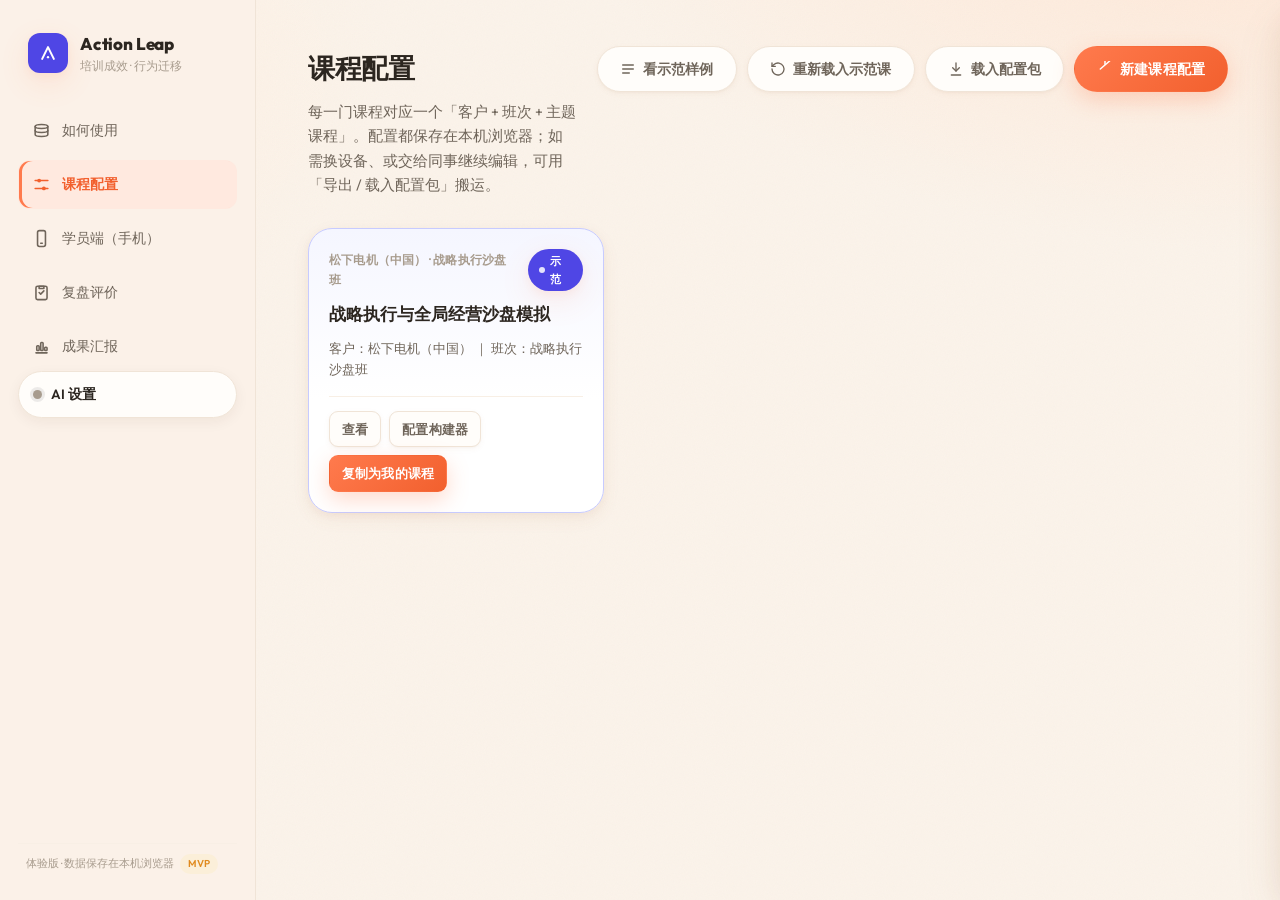
<file: index.html>
<!doctype html>
<html lang="zh-CN">
<head>
<meta charset="utf-8" />
<meta name="viewport" content="width=device-width, initial-scale=1" />
<title>Action Leap · 培训成效与行为迁移平台</title>
<link rel="preconnect" href="https://fonts.googleapis.com">
<link rel="preconnect" href="https://fonts.gstatic.com" crossorigin>
<link href="https://fonts.googleapis.com/css2?family=Outfit:wght@400;500;600;700;800&display=swap" rel="stylesheet">
<link rel="stylesheet" href="design-system.css">
<style>
  :root{
    --bg:#f6f7fb; --surface:#ffffff; --surface-2:#fbfcfe;
    --ink:#1a2233; --ink-2:#5b6478; --ink-3:#8a93a6;
    --line:#e8ecf3; --line-2:#f1f3f8;
    --primary:#4f46e5; --primary-600:#4338ca; --primary-soft:#eef0ff; --primary-ring:rgba(79,70,229,.20);
    --success:#15a36e; --success-soft:#e7f7ef;
    --warn:#b9791b; --warn-soft:#fbf2e2;
    --danger:#e0524d; --danger-soft:#fdeceb;
    --shadow-sm:0 1px 2px rgba(16,24,40,.04),0 1px 3px rgba(16,24,40,.06);
    --shadow-md:0 6px 20px rgba(16,24,40,.08);
    --shadow-lg:0 16px 48px rgba(16,24,40,.14);
    --r:20px; --r-sm:14px;
    --font:"Outfit",-apple-system,BlinkMacSystemFont,"PingFang SC","Hiragino Sans GB","Microsoft YaHei",sans-serif;

    /* ---- 世界级设计系统增强（与 design-system.css 对齐）---- */
    --brand:#4f46e5; --brand-deep:#4338ca; --brand-soft:#eef0ff; --brand-50:#f5f6ff;
    --brand-line:#c7cbff; --brand-glow:rgba(79,70,229,.18);
    --sp-1:4px;--sp-2:8px;--sp-3:12px;--sp-4:16px;--sp-5:20px;--sp-6:24px;--sp-7:32px;--sp-8:40px;--sp-9:48px;--sp-10:64px;
    --r-xs:8px;--r-sm:11px;--r-md:14px;--r-lg:18px;--r-xl:26px;--r-full:999px;
    --sh-xs:0 1px 2px rgba(26,34,51,.04),0 2px 6px rgba(26,34,51,.05);
    --sh-sm:0 2px 8px rgba(26,34,51,.05),0 8px 20px rgba(26,34,51,.07);
    --sh-md:0 4px 14px rgba(26,34,51,.07),0 18px 40px rgba(26,34,51,.10);
    --sh-lg:0 8px 24px rgba(26,34,51,.10),0 30px 70px rgba(26,34,51,.14);
    --sh-brand:0 10px 30px rgba(79,70,229,.10),0 3px 8px rgba(79,70,229,.06);
    --fs-2xs:11px;--fs-xs:12px;--fs-sm:13px;--fs-base:14px;--fs-md:15px;--fs-lg:17px;
    --fs-xl:21px;--fs-2xl:27px;--fs-3xl:34px;--fs-4xl:43px;--fs-5xl:54px;
    --lh-tight:1.18;--lh-snug:1.34;--lh-loose:1.75;
    --fw-4:400;--fw-5:500;--fw-6:600;--fw-7:700;--fw-8:800;
    --ls-tight:-.02em;--ls-snug:-.01em;--ls-wide:.02em;
    --ease-spring:cubic-bezier(.16,1,.3,1);--ease-out:cubic-bezier(.22,1,.36,1);--ease-inout:cubic-bezier(.65,0,.35,1);
    --dur-fast:.18s;--dur:.28s;--dur-slow:.5s;--dur-slower:.8s;
    --font-sans:"Outfit",-apple-system,BlinkMacSystemFont,"SF Pro Text","PingFang SC","Microsoft YaHei","Helvetica Neue",sans-serif;
  }
  *{box-sizing:border-box}
  html,body{height:100%}
  body{margin:0;font-family:var(--font-sans);background:var(--bg);color:var(--ink);font-size:14px;line-height:1.65;
       -webkit-font-smoothing:antialiased;
       background-image:
         radial-gradient(1100px 520px at 100% -10%, var(--brand-50), transparent 60%),
         radial-gradient(820px 440px at -8% 6%, rgba(185,121,27,.05), transparent 55%);
       background-attachment:fixed;position:relative}
  .app{display:flex;min-height:100vh;position:relative;z-index:1}

  /* ---------- 侧边栏 ---------- */
  .sidebar{width:256px;flex:0 0 256px;background:var(--surface);border-right:1px solid var(--line);
           display:flex;flex-direction:column;padding:26px 18px;position:sticky;top:0;height:100vh}
  .brand{display:flex;align-items:center;gap:12px;padding:4px 10px 22px}
  .brand .mark{width:40px;height:40px;border-radius:12px;background:var(--brand);
               display:flex;align-items:center;justify-content:center;box-shadow:var(--sh-brand)}
  .brand .name{font-size:17px;font-weight:800;letter-spacing:-.01em}
  .brand .sub{font-size:11.5px;color:var(--ink-3);margin-top:-1px}
  .nav{display:flex;flex-direction:column;gap:5px;margin-top:8px}
  .nav-item{display:flex;align-items:center;gap:11px;padding:12px 13px;border-radius:12px;color:var(--ink-2);
            font-size:14px;font-weight:500;cursor:pointer;border:1px solid transparent;transition:.18s var(--ease-out);user-select:none}
  .nav-item:hover{background:var(--surface-2);color:var(--ink)}
  .nav-item.active{background:var(--brand-soft);color:var(--brand-deep);font-weight:700;box-shadow:inset 3px 0 0 var(--brand)}
  .nav-item svg{width:19px;height:19px;flex:0 0 19px}
  .side-foot{margin-top:auto;font-size:11px;color:var(--ink-3);padding:10px 8px 0;border-top:1px solid var(--line-2)}
  .pill{display:inline-block;font-size:10px;padding:2px 8px;border-radius:999px;background:var(--warn-soft);
        color:var(--warn);font-weight:600;margin-left:6px}

  /* ---------- 主区 ---------- */
  .main{flex:1;min-width:0;display:flex;flex-direction:column}
  .content{max-width:1080px;width:100%;margin:0 auto;padding:46px 52px 96px;animation:rise var(--dur-slow) var(--ease-spring) both}
  .page-head{display:flex;align-items:flex-start;justify-content:space-between;gap:20px;margin-bottom:30px}
  .page-head h1{margin:0;font-size:27px;font-weight:800;letter-spacing:-.01em}
  .page-head p{margin:9px 0 0;color:var(--ink-2);font-size:14.5px;max-width:600px;line-height:1.7}
  .head-actions{display:flex;gap:10px;flex:0 0 auto}

  /* ---------- 按钮 ---------- */
  .btn{font-family:var(--font);font-size:13.5px;border-radius:11px;padding:10px 16px;cursor:pointer;
       border:1px solid transparent;display:inline-flex;align-items:center;gap:7px;transition:.15s;white-space:nowrap}
  .btn svg{width:16px;height:16px}
  .btn-primary{background:var(--brand);color:#fff;box-shadow:var(--sh-brand);
    transition:transform var(--dur) var(--ease-spring),box-shadow var(--dur) var(--ease-out),background var(--dur-fast)}
  .btn-primary:hover{transform:translateY(-2px);box-shadow:0 12px 28px rgba(79,70,229,.22)}
  .btn-primary:active{transform:translateY(1px)}
  .btn-primary:focus-visible{outline:none;box-shadow:0 0 0 4px var(--primary-ring)}
  .btn-ghost{background:var(--surface);color:var(--ink-2);border-color:var(--line)}
  .btn-ghost:hover{background:var(--surface-2);color:var(--ink);border-color:#dde2ec}
  .btn-danger{color:var(--danger);border-color:#f3d6d4;background:var(--surface)}
  .btn-danger:hover{background:var(--danger-soft)}
  .btn-sm{padding:7px 12px;font-size:12.5px;border-radius:9px}
  .btn:disabled{opacity:.45;cursor:not-allowed}
  .btn-success{background:var(--success);color:#fff}
  .btn-success:hover{filter:brightness(.96)}

  /* ---------- 卡片 ---------- */
  .card{background:var(--surface);border:1px solid var(--line);border-radius:calc(var(--r) + 2px);
        padding:26px 28px;box-shadow:var(--sh-sm);
        transition:transform var(--dur) var(--ease-spring),box-shadow var(--dur) var(--ease-out),border-color var(--dur-fast)}
  .card-hover:hover{transform:translateY(-3px);box-shadow:var(--sh-md);border-color:var(--brand-line)}
  .card h2{margin:0 0 4px;font-size:16px;font-weight:700}
  .card .desc{color:var(--ink-2);font-size:13px;margin:0 0 18px}

  /* ---------- 表单 ---------- */
  .field{margin-bottom:15px}
  .field label{display:block;font-size:12.5px;color:var(--ink-2);font-weight:600;margin-bottom:6px}
  .field .req{color:var(--danger);margin-left:2px}
  input.in,textarea.in,select.in{width:100%;font-family:var(--font);font-size:14px;color:var(--ink);
       border:1px solid var(--line);border-radius:var(--r-sm);padding:11px 13px;background:var(--surface-2);transition:.15s}
  input.in:focus,textarea.in:focus,select.in:focus{outline:none;border-color:var(--primary);background:#fff;box-shadow:0 0 0 4px var(--primary-ring)}
  input.in::placeholder,textarea.in::placeholder{color:var(--ink-3)}
  textarea.in{resize:vertical;line-height:1.6}
  .grid-2{display:grid;grid-template-columns:1fr 1fr;gap:16px}
  .form-actions{display:flex;justify-content:flex-end;gap:10px;margin-top:6px}
  .form-card{margin-bottom:22px;border-color:#dfe3ee;box-shadow:var(--shadow-md)}

  /* ---------- 课程卡片网格 ---------- */
  .course-grid{display:grid;grid-template-columns:repeat(auto-fill,minmax(290px,1fr));gap:16px}
  .course-card{background:var(--surface);border:1px solid var(--line);border-radius:var(--r);padding:20px;
               box-shadow:var(--shadow-sm);transition:.18s;display:flex;flex-direction:column;gap:12px}
  .course-card:hover{box-shadow:var(--shadow-md);transform:translateY(-2px);border-color:#dde2ec}
  .course-card.sample{border-color:var(--brand-line);background:linear-gradient(180deg,var(--brand-50),#fff 60%)}
  .badge-sample{font-size:11px;font-weight:700;padding:3px 11px;border-radius:999px;color:#fff;
                background:var(--brand);box-shadow:var(--sh-brand);display:inline-flex;align-items:center;gap:5px}
  .badge-sample::before{content:"";width:6px;height:6px;border-radius:50%;background:rgba(255,255,255,.85)}
  .cc-top{display:flex;align-items:center;justify-content:space-between;gap:10px}
  .cc-id{font-size:12px;color:var(--ink-3);font-weight:600;letter-spacing:.2px}
  .cc-title{font-size:17px;font-weight:700;line-height:1.35;cursor:pointer}
  .cc-title:hover{color:var(--primary-600)}
  .cc-meta{font-size:12.5px;color:var(--ink-2)}
  .cc-actions{display:flex;gap:8px;margin-top:4px;padding-top:14px;border-top:1px solid var(--line-2)}
  .status{font-size:11px;font-weight:700;padding:3px 10px;border-radius:999px}
  .status.draft{background:var(--warn-soft);color:var(--warn)}
  .status.consensus{background:var(--primary-soft);color:var(--primary-600)}
  .status.live{background:var(--success-soft);color:var(--success)}

  /* ---------- 空状态 ---------- */
  .empty{text-align:center;padding:64px 20px;color:var(--ink-3)}
  .empty svg{width:84px;height:84px;opacity:.9;margin-bottom:14px}
  .empty h3{margin:0 0 6px;color:var(--ink-2);font-size:16px;font-weight:600}
  .empty p{margin:0 auto;max-width:380px;font-size:13.5px}

  /* ---------- 占位 Tab 空状态 ---------- */
  .soon{display:flex;flex-direction:column;align-items:center;justify-content:center;text-align:center;
        min-height:52vh;color:var(--ink-3)}
  .soon .ic{width:72px;height:72px;border-radius:20px;background:var(--primary-soft);display:flex;
            align-items:center;justify-content:center;margin-bottom:18px}
  .soon .ic svg{width:34px;height:34px;color:var(--primary)}
  .soon h2{margin:0 0 8px;color:var(--ink);font-size:19px;font-weight:700}
  .soon p{margin:0;max-width:420px;font-size:13.5px;line-height:1.7}

  /* ---------- 如何使用（引导页） · Bento 顶级重构 ---------- */
  #tab-guide .page-head{margin-bottom:42px}
  #tab-guide .page-head h1{font-size:30px;font-weight:800;letter-spacing:-.02em;line-height:1.18}
  #tab-guide .page-head p{font-size:15px;max-width:620px;line-height:1.7;margin-top:10px}
  .guide-sec{margin-bottom:50px}
  .guide-sec .gh{display:flex;align-items:center;gap:11px;margin:0 0 24px}
  .guide-sec .gh .ey{font-size:11px;font-weight:700;letter-spacing:.14em;text-transform:uppercase;color:var(--brand);background:var(--brand-50);padding:5px 12px;border-radius:999px}
  .guide-sec .gh h2{margin:0;font-size:22px;font-weight:800;letter-spacing:-.01em}

  /* 板块一：四角色横向流转带 */
  .flow-rail{display:grid;grid-template-columns:repeat(4,1fr);position:relative}
  .flow-rail::before{content:"";position:absolute;left:12.5%;right:12.5%;top:28px;height:2px;background:linear-gradient(90deg,var(--brand-line),var(--brand));opacity:.55}
  .flow-node{position:relative;text-align:center;padding:0 16px}
  .flow-node .badge-ic{width:56px;height:56px;border-radius:18px;margin:0 auto 15px;display:flex;align-items:center;justify-content:center;
    background:var(--brand-50);border:1px solid var(--brand-line);color:var(--brand);position:relative;z-index:1;transition:transform .2s var(--ease-spring),box-shadow .2s}
  .flow-node:hover .badge-ic{transform:translateY(-3px);box-shadow:var(--sh-brand)}
  .flow-node .badge-ic svg{width:26px;height:26px}
  .flow-node .role{font-size:13px;color:var(--ink-3);font-weight:700;letter-spacing:.02em}
  .flow-node .act{font-size:16px;font-weight:800;color:var(--ink);margin-top:6px;line-height:1.3}
  .flow-node .sub{font-size:12.5px;color:var(--ink-2);margin-top:7px;line-height:1.6;max-width:210px;margin-left:auto;margin-right:auto}
  .guide-note{font-size:13px;color:var(--ink-3);margin:26px 2px 0;line-height:1.7;text-align:center}
  @media(max-width:760px){
    .flow-rail{grid-template-columns:1fr 1fr;gap:28px 0}
    .flow-rail::before{display:none}
  }

  /* 板块二：七步编号轨道 */
  .steps-rail{position:relative}
  .step-c{display:grid;grid-template-columns:44px 1fr;gap:18px;padding:14px 0;position:relative}
  .step-c:not(:last-child)::before{content:"";position:absolute;left:21px;top:58px;bottom:8px;width:2px;background:var(--line)}
  .step-c .num{width:44px;height:44px;border-radius:14px;background:var(--brand);color:#fff;font-weight:800;font-size:17px;
    display:flex;align-items:center;justify-content:center;position:relative;z-index:1;box-shadow:var(--sh-brand)}
  .step-c .body{background:var(--surface);border:1px solid var(--line);border-radius:16px;padding:18px 20px;box-shadow:var(--sh-sm);
    transition:transform .18s var(--ease-spring),box-shadow .18s,border-color .15s}
  .step-c:hover .body{transform:translateY(-2px);box-shadow:var(--sh-md);border-color:var(--brand-line)}
  .step-c .q{font-size:16px;font-weight:700;line-height:1.5;color:var(--ink)}
  .step-c .a{font-size:13.5px;color:var(--ink-2);margin-top:7px;line-height:1.7}
  .step-c .ai{display:inline-flex;align-items:center;gap:5px;margin-top:11px;font-size:11.5px;color:var(--brand);background:var(--brand-50);padding:4px 11px;border-radius:8px;font-weight:700}
  .step-c .ai svg{width:13px;height:13px}

  /* 板块三：四规则 Bento */
  .rules-bento{display:grid;grid-template-columns:1fr 1fr;gap:16px}
  .rule-c{background:var(--surface);border:1px solid var(--line);border-radius:18px;padding:22px 24px;box-shadow:var(--sh-sm);
    display:flex;gap:15px;align-items:flex-start;transition:transform .18s var(--ease-spring),box-shadow .18s,border-color .15s}
  .rule-c:hover{transform:translateY(-2px);box-shadow:var(--sh-md);border-color:var(--brand-line)}
  .rule-c .ic{width:44px;height:44px;border-radius:13px;background:var(--brand-50);border:1px solid var(--brand-line);color:var(--brand);
    display:flex;align-items:center;justify-content:center;flex-shrink:0}
  .rule-c .ic svg{width:22px;height:22px}
  .rule-c .t{font-size:16px;font-weight:800;color:var(--ink)}
  .rule-c .d{font-size:13px;color:var(--ink-2);margin-top:6px;line-height:1.7}
  @media(max-width:560px){.rules-bento{grid-template-columns:1fr}}

  /* ---------- 学员端（P2 行为改变引擎） ---------- */
  .student-bar{display:flex;align-items:flex-end;justify-content:space-between;gap:18px;flex-wrap:wrap;
    margin-bottom:16px;padding:14px 16px;background:var(--surface);border:1px solid var(--line);border-radius:13px}
  .student-course-pick label,.student-who label{font-size:11.5px;font-weight:700;color:var(--ink-3);
    display:block;margin-bottom:5px;letter-spacing:.3px}
  .student-who{display:flex;align-items:flex-end;gap:10px}
  .student-who label{margin-bottom:5px}

  .st-identity{margin-bottom:16px;padding:18px 22px;border-radius:16px;
    background:var(--brand);color:#fff;position:relative;overflow:hidden}
  .st-identity .si-label{font-size:12px;opacity:.82;font-weight:600;margin-bottom:6px}
  .st-identity .si-text{font-size:18px;font-weight:700;line-height:1.5}
  .st-identity .si-text b{color:#FFE08A}
  .st-identity .si-sub{font-size:12.5px;opacity:.8;margin-top:8px;line-height:1.6}

  .st-subnav{display:flex;gap:6px;margin-bottom:16px;flex-wrap:wrap}
  .st-sub{padding:9px 16px;border:1.5px solid var(--line);border-radius:10px;background:var(--surface);
    font-size:13px;font-weight:600;color:var(--ink-2);cursor:pointer;transition:.15s}
  .st-sub:hover{border-color:var(--primary)}
  .st-sub.active{background:var(--primary);border-color:var(--primary);color:#fff}

  /* 今日打卡 · 习惯清单 */
  .habit-list{display:flex;flex-direction:column;gap:11px}
  .habit-card{display:flex;align-items:flex-start;gap:13px;padding:14px 16px;background:var(--surface);
    border:1.5px solid var(--line);border-radius:13px;transition:.15s;cursor:pointer}
  .habit-card:hover{border-color:#c7cbff;box-shadow:var(--shadow-sm)}
  .habit-dot{width:11px;height:11px;border-radius:50%;margin-top:5px;flex-shrink:0;background:var(--ink-3)}
  .habit-card.done .habit-dot{background:var(--success)}
  .habit-card.persisting .habit-dot{background:#534AB7}
  .habit-main{flex:1;min-width:0}
  .habit-desc{font-size:13.5px;font-weight:600;color:var(--ink);line-height:1.5}
  .habit-meta{display:flex;flex-wrap:wrap;gap:6px;margin-top:6px}
  .habit-tag{font-size:11px;padding:3px 8px;border-radius:6px;background:var(--surface-2);color:var(--ink-2)}
  .habit-tag.prompt{background:#FAF2E2;color:#854F0B}
  .habit-tag.identity{background:#FBEAF0;color:#993556}
  .habit-tag.tiny{background:#E1F5EE;color:#0F6E56}
  .habit-status{font-size:11px;font-weight:700;color:var(--ink-3);white-space:nowrap;align-self:center}
  .habit-card.done .habit-status{color:var(--success)}
  .habit-card.persisting .habit-status{color:#534AB7}
  .habit-scene{font-size:11px;color:var(--ink-3);margin-top:4px}

  .ck-status-btn{flex:1;padding:11px 8px;border:1.5px solid var(--line);border-radius:10px;background:var(--surface);
    font-size:13px;font-weight:700;color:var(--ink-2);cursor:pointer;text-align:center;line-height:1.3;transition:.15s}
  .ck-status-btn .ck-sub{display:block;font-size:10.5px;font-weight:500;color:var(--ink-3);margin-top:3px}
  .ck-status-btn.on{border-color:var(--primary);background:var(--primary-soft);color:var(--primary-600)}

  /* 庆祝浮层 */
  .celebrate{position:fixed;inset:0;background:rgba(20,28,46,.5);z-index:80;display:none;
    align-items:center;justify-content:center}
  .celebrate.show{display:flex;animation:fadeIn .2s ease}
  .celebrate-box{background:#fff;border-radius:18px;padding:30px 34px;text-align:center;max-width:340px;
    box-shadow:0 20px 60px rgba(20,28,46,.3);animation:pop .3s cubic-bezier(.2,1.3,.5,1)}
  .celebrate-emoji{font-size:46px;line-height:1;margin-bottom:12px}
  .celebrate-title{font-size:17px;font-weight:800;color:#3C3489;margin-bottom:8px}
  .celebrate-text{font-size:13.5px;color:var(--ink-2);line-height:1.65;margin-bottom:18px}
  .celebrate-btn{width:100%}

  /* 我的映射 */
  .map-list{display:flex;flex-direction:column;gap:14px}
  .map-card{background:var(--surface);border:1.5px solid var(--line);border-radius:13px;padding:15px 17px}
  .map-task{font-size:14px;font-weight:700;color:var(--ink);margin-bottom:4px;display:flex;align-items:center;gap:8px}
  .map-task .num{width:22px;height:22px;border-radius:7px;background:var(--primary-soft);color:var(--primary-600);
    display:flex;align-items:center;justify-content:center;font-size:11px;font-weight:700;flex-shrink:0}
  .map-scene{font-size:11.5px;color:var(--ink-3);margin-bottom:10px}
  .map-hint{font-size:12px;color:var(--ink-2);margin-bottom:6px}
  .map-input{width:100%;min-height:64px;resize:vertical}

  /* 我的进展 */
  .prog-grid{display:grid;grid-template-columns:repeat(auto-fit,minmax(150px,1fr));gap:13px;margin-bottom:18px}
  .prog-card{background:var(--surface);border:1.5px solid var(--line);border-radius:13px;padding:16px 18px;text-align:center}
  .prog-num{font-size:30px;font-weight:800;color:var(--primary);line-height:1}
  .prog-label{font-size:12px;color:var(--ink-2);margin-top:7px}
  .prog-recent{background:var(--surface);border:1.5px solid var(--line);border-radius:13px;padding:15px 17px}
  .prog-recent h3{margin:0 0 10px;font-size:14px;color:var(--ink)}
  .prog-item{display:flex;align-items:center;gap:10px;padding:8px 0;border-bottom:1px dashed var(--line-2);font-size:12.5px}
  .prog-item:last-child{border-bottom:none}
  .prog-item .pi-dot{width:8px;height:8px;border-radius:50%;flex-shrink:0}
  .prog-empty{font-size:13px;color:var(--ink-3);text-align:center;padding:30px}

  /* ====== 复盘评价（P3） ====== */
  .rv-topbar{display:flex;align-items:center;justify-content:space-between;gap:16px;margin-bottom:16px;
    flex-wrap:wrap;background:var(--surface);border:1.5px solid var(--line);border-radius:12px;padding:14px 18px}
  .rv-course-sel{display:flex;align-items:center;gap:8px}
  .rv-course-sel label{font-size:12px;font-weight:700;color:var(--ink-2);white-space:nowrap}
  .rv-course-sel select{min-width:220px}
  .rv-reviewer{display:flex;align-items:center;gap:8px}
  .rv-reviewer span{font-size:12px;font-weight:700;color:var(--ink-2);white-space:nowrap}
  .rv-reviewer select{min-width:100px}

  /* 学员复盘卡片 */
  .rv-student-list{display:flex;flex-direction:column;gap:14px}
  .rv-student-card{background:var(--surface);border:1.5px solid var(--line);border-radius:13px;overflow:hidden;
    transition:.15s}
  .rv-student-card:hover{border-color:#c7cbff;box-shadow:var(--shadow-sm)}
  .rv-shead{display:flex;align-items:center;justify-content:space-between;padding:15px 18px;background:linear-gradient(135deg,#f6f7fb,#fff);
    border-bottom:1.5px solid var(--line-2)}
  .rv-sname{display:flex;align-items:center;gap:10px}
  .rv-avatar{width:36px;height:36px;border-radius:10px;background:var(--primary-soft);color:var(--primary-600);
    display:flex;align-items:center;justify-content:center;font-size:14px;font-weight:800;flex-shrink:0}
  .rv-sinfo h4{margin:0;font-size:15px;font-weight:700;color:var(--ink)}
  .rv-sinfo p{margin:2px 0 0;font-size:11.5px;color:var(--ink-3)}
  .rv-sstats{display:flex;gap:10px;text-align:center}
  .rv-stat{padding:5px 11px;border-radius:8px;background:var(--surface-2)}
  .rv-stat-num{font-size:17px;font-weight:800;color:var(--primary)}
  .rv-stat-lbl{font-size:10px;color:var(--ink-3)}

  /* 打卡时间线 */
  .rv-timeline{padding:14px 18px}
  .rv-tl-title{font-size:13px;font-weight:700;color:var(--ink-2);margin-bottom:10px;display:flex;align-items:center;gap:6px}
  .rv-tl-item{display:flex;gap:10px;padding:9px 0;border-bottom:1px dashed var(--line-2);font-size:12.5px}
  .rv-tl-item:last-child{border-bottom:none}
  .rv-tl-dot{width:8px;height:8px;border-radius:50%;flex-shrink:0;margin-top:5px}
  .rv-tl-dot.done{background:var(--success)}
  .rv-tl-dot.persisting{background:#534AB7}
  .rv-tl-dot.skipped{background:var(--ink-3)}
  .rv-tl-body{flex:1;min-width:0}
  .rv-tl-beh{font-weight:600;color:var(--ink)}
  .rv-tl-meta{font-size:11px;color:var(--ink-3);margin-top:2px}
  .rv-tl-note{font-size:11.5px;color:var(--ink-2);margin-top:3px;padding:5px 9px;background:var(--surface-2);border-radius:7px;font-style:italic}
  .rv-tl-time{font-size:11px;color:var(--ink-3);white-space:nowrap;flex-shrink:0}

  /* 三维度打分区 */
  .rv-score-area{padding:14px 18px;border-top:1.5px solid var(--line-2);background:var(--surface-2)}
  .rv-score-grid{display:grid;grid-template-columns:repeat(3,1fr);gap:10px;margin-top:10px}
  .rv-score-item{text-align:center;padding:12px 8px;border-radius:10px;background:var(--surface);border:1.5px solid var(--line)}
  .rv-score-label{font-size:11px;font-weight:700;color:var(--ink-2);margin-bottom:6px}
  .rv-score-label span{display:block;font-size:10px;font-weight:500;color:var(--ink-3);margin-top:2px}
  .rv-score-input{width:50px;height:34px;border:1.5px solid var(--line);border-radius:8px;text-align:center;
    font-size:16px;font-weight:800;color:var(--primary);background:var(--surface)}
  .rv-score-max{font-size:10px;color:var(--ink-3);margin-left:2px}
  .rv-feedback{margin-top:10px}
  .rv-feedback textarea{width:100%;min-height:56px;resize:vertical;font-size:12.5px}
  .rv-save-btn{margin-top:10px;width:100%;padding:9px;border-radius:9px;background:var(--primary);color:#fff;
    font-size:13px;font-weight:700;border:none;cursor:pointer;transition:.15s}
  .rv-save-btn:hover{opacity:.88}
  .rv-save-btn.saved{background:var(--success)}

  /* 三维度汇总 */
  .rv-summary-grid{display:grid;grid-template-columns:repeat(auto-fit,minmax(260px,1fr));gap:14px;margin-bottom:20px}
  .rv-summary-card{background:var(--surface);border:1.5px solid var(--line);border-radius:13px;padding:18px 20px}
  .rv-summary-card h4{margin:0 0 12px;font-size:15px;font-weight:700;display:flex;align-items:center;gap:8px}
  .rv-summary-card h4 .dim-tag{font-size:10px;padding:3px 8px;border-radius:6px;font-weight:700}
  .dim-tag-a{background:#E1F5EE;color:#0F6E56}
  .dim-tag-b{background:#FAF2E2;color:#854F0B}
  .dim-tag-c{background:#EBE8FF;color:#5B4FCF}
  .rv-bar-row{display:flex;align-items:center;gap:10px;margin-bottom:8px}
  .rv-bar-name{font-size:12.5px;font-weight:600;color:var(--ink);min-width:60px;flex-shrink:0}
  .rv-bar-track{flex:1;height:22px;background:var(--surface-2);border-radius:6px;overflow:hidden;position:relative}
  .rv-bar-fill{height:100%;border-radius:6px;transition:width .4s ease}
  .rv-bar-fill.a{background:linear-gradient(90deg,#a8e6cf,#38b48b)}
  .rv-bar-fill.b{background:linear-gradient(90deg,#ffe082,#ffa726)}
  .rv-bar-fill.c{background:linear-gradient(90deg,#c5cae9,#7c8aff)}
  .rv-bar-val{font-size:12px;font-weight:700;color:var(--ink-2);min-width:36px;text-align:right}

  /* 证据链校验 */
  .chain-check{background:var(--surface);border:1.5px solid var(--line);border-radius:13px;padding:18px 20px;margin-bottom:16px}
  .chain-step{display:flex;gap:14px;margin-bottom:14px;position:relative;padding-left:24px}
  .chain-step:before{content:'';position:absolute;left:9px;top:28px;bottom:-14px;width:2px;background:var(--line-2)}
  .chain-step:last-child:before{display:none}
  .chain-dot{width:20px;height:20px;border-radius:50%;flex-shrink:0;position:absolute;left:0;top:4px;
    display:flex;align-items:center;justify-content:center;font-size:10px;font-weight:800;color:#fff}
  .chain-dot.s1{background:var(--primary)}
  .chain-dot.s2{background:#38b48b}
  .chain-dot.s3{background:#ffa726}
  .chain-dot.s4{background:#7c8aff}
  .chain-body{flex:1}
  .chain-label{font-size:13px;font-weight:700;color:var(--ink);margin-bottom:4px}
  .chain-content{font-size:12.5px;color:var(--ink-2);background:var(--surface-2);padding:10px 14px;border-radius:8px;line-height:1.6}
  .chain-evidence{margin-top:6px}
  .chain-ev-item{font-size:11.5px;color:var(--ink-2);padding:4px 0;display:flex;align-items:center;gap:6px}
  .chain-ev-dot{width:6px;height:6px;border-radius:50%;background:var(--success);flex-shrink:0}
  .chain-ev-dot.partial{background:#ffc107}
  .chain-ev-dot.missing{background:var(--ink-3)}
  .chain-status{display:inline-block;font-size:11px;font-weight:700;padding:3px 10px;border-radius:6px;margin-top:6px}
  .chain-status.ok{background:#E1F5EE;color:#0F6E56}
  .chain-status.partial{background:#FFF8E1;color:#996500}
  .chain-status.missing{background:#FFEBEE;color:#C62828}

  @keyframes fadeIn{from{opacity:0}to{opacity:1}}
  @keyframes pop{from{transform:scale(.85);opacity:.4}to{transform:scale(1);opacity:1}}

  /* ---------- 模态 / 抽屉 ---------- */
  .overlay{position:fixed;inset:0;background:rgba(20,28,46,.42);z-index:50;display:none;
           align-items:center;justify-content:center;padding:20px}
  .overlay.show{display:flex}
  .modal{background:var(--surface);border-radius:var(--r);width:560px;max-width:100%;box-shadow:var(--shadow-lg);
         max-height:88vh;display:flex;flex-direction:column;overflow:hidden}
  .modal-head{display:flex;align-items:center;justify-content:space-between;padding:20px 24px;border-bottom:1px solid var(--line)}
  .modal-head h3{margin:0;font-size:16px;font-weight:700}
  .modal-body{padding:22px 24px;overflow-y:auto;flex:1}
  .modal-foot{padding:16px 24px;border-top:1px solid var(--line);display:flex;justify-content:flex-end;gap:10px}
  .x-btn{background:none;border:none;cursor:pointer;color:var(--ink-3);padding:4px;border-radius:8px}
  .x-btn:hover{background:var(--surface-2);color:var(--ink)}
  .file-drop{border:1.5px dashed var(--line);border-radius:var(--r-sm);padding:18px;text-align:center;
             color:var(--ink-3);font-size:13px;cursor:pointer;transition:.15s;margin-top:14px}
  .file-drop:hover{border-color:var(--primary);color:var(--primary-600);background:var(--primary-soft)}

  .drawer{position:fixed;top:0;right:0;height:100vh;width:440px;max-width:92vw;background:var(--surface);
          box-shadow:var(--shadow-lg);z-index:60;transform:translateX(100%);transition:transform .24s ease;
          display:flex;flex-direction:column}
  .drawer.show{transform:translateX(0)}
  .drawer-head{padding:22px 24px;border-bottom:1px solid var(--line);display:flex;align-items:flex-start;justify-content:space-between}
  .drawer-head h3{margin:0;font-size:18px;font-weight:700}
  .drawer-body{padding:22px 24px;overflow-y:auto;flex:1}
  .kv{margin-bottom:16px}
  .kv .k{font-size:12px;color:var(--ink-3);font-weight:600;margin-bottom:3px}
  .kv .v{font-size:14px;color:var(--ink)}

  /* ---------- Toast ---------- */
  .toast{position:fixed;bottom:28px;left:50%;transform:translateX(-50%) translateY(20px);background:var(--ink);
         color:#fff;padding:12px 20px;border-radius:12px;font-size:13.5px;box-shadow:var(--shadow-lg);
         opacity:0;pointer-events:none;transition:.25s;z-index:80;display:flex;align-items:center;gap:9px}
  .toast.show{opacity:1;transform:translateX(-50%) translateY(0)}
  .toast.ok{background:#1f9d63}.toast.err{background:#d6453f}

  .hidden{display:none!important}

  /* ========== P1 配置构建器 —— 场景驱动闭环 v3 ==========
     架构：场景 → 学员任务 → (方法工具 + 高绩效行为) → 场景级绩效指标
     所有内容嵌套在场景大卡片内部，无独立全局池。
  */

  .builder-bar{display:flex;align-items:center;gap:14px;margin-bottom:20px;flex-wrap:wrap}
  .builder-bar .back{display:inline-flex;align-items:center;gap:6px;color:var(--ink-2);cursor:pointer;
       font-size:13.5px;font-weight:600;padding:8px 12px;border-radius:10px;border:1px solid var(--line);background:var(--surface)}
  .builder-bar .back:hover{background:var(--surface-2);color:var(--ink)}
  .builder-bar .bt{font-size:18px;font-weight:700}
  .builder-bar .status{margin-left:2px}
  .builder-actions{margin-left:auto;display:flex;gap:8px;align-items:center;flex-wrap:wrap}

  .course-needs{font-size:13px;color:var(--ink-2);background:var(--surface-2);border:1px solid var(--line-2);
               border-radius:11px;padding:12px 15px;margin-bottom:18px;line-height:1.7}
  .course-needs .ck{font-size:11px;font-weight:700;color:var(--ink-3);margin-right:8px}

  /* ---- 场景闭环大卡片 ---- */
  .loop-list{display:flex;flex-direction:column;gap:24px;margin-bottom:28px}
  .loop-card{background:var(--surface);border:1.5px solid var(--line);border-radius:16px;
             box-shadow:var(--shadow-md);overflow:hidden;transition:.18s}
  .loop-card:hover{border-color:#c7cbff;box-shadow:var(--shadow-lg)}

  .loop-head{display:flex;align-items:flex-start;justify-content:space-between;gap:12px;
             padding:18px 20px 14px;background:linear-gradient(135deg,#f8f9fc,#efeff8);border-bottom:1px solid var(--line-2)}
  .loop-head-info{flex:1;min-width:0}
  .loop-head-title{font-size:16px;font-weight:700;color:var(--ink);display:flex;align-items:center;gap:8px}
  .loop-head-title .num{display:inline-flex;align-items:center;justify-content:center;width:26px;height:26px;
    border-radius:8px;background:var(--primary);color:#fff;font-size:13px;font-weight:700}
  .loop-head-challenge{font-size:12.5px;color:var(--warn);margin-top:4px;display:flex;align-items:center;gap:6px}
  .loop-head-challenge svg{width:14px;height:14px;flex-shrink:0}
  .loop-head-ops{display:flex;gap:6px;flex-shrink:0}

  .loop-body{padding:18px 20px}

  /* ---- 学员任务区块 ---- */
  .task-block{background:var(--surface-2);border:1px solid var(--line-2);border-radius:14px;
              padding:17px 19px;margin-bottom:14px;transition:.15s}
  .task-block:last-child{margin-bottom:0}
  .task-block:hover{border-color:#c7cbff}

  .task-block-head{display:flex;align-items:center;justify-content:space-between;margin-bottom:10px}
  .task-block-title{font-size:14.5px;font-weight:700;display:flex;align-items:center;gap:8px;color:var(--ink)}
  .task-block-title .icon{width:20px;height:20px;border-radius:6px;background:var(--success-soft);
    display:flex;align-items:center;justify-content:center;color:var(--success);font-size:11px;font-weight:700}
  .task-desc{font-size:12.5px;color:var(--ink-2);margin-bottom:8px;line-height:1.65}
  .task-benefit{font-size:12px;color:var(--success);background:var(--success-soft);border-radius:7px;
                padding:6px 11px;display:inline-block;line-height:1.5}

  /* ---- 任务下的子区域：方法工具 / 高绩效行为 ---- */
  .task-subsection{margin-top:12px}
  .subsec-label{font-size:11.5px;font-weight:700;color:var(--ink-3);text-transform:uppercase;
                 letter-spacing:.4px;margin-bottom:7px;display:flex;align-items:center;gap:6px}
  .subsec-label .dot{width:6px;height:6px;border-radius:50%}
  .subsec-label .dot-method{background:var(--warn)}
  .subsec-label .dot-behavior{background:var(--primary)}

  /* 方法工具条目（在任务内） */
  .method-item{display:flex;align-items:flex-start;gap:9px;padding:10px 12px;margin-bottom:6px;
               background:var(--surface);border:1px solid var(--line);border-radius:10px;transition:.15s}
  .method-item:last-child{margin-bottom:0}
  .method-item:hover{border-color:#f0e0b8}
  .mi-icon{width:18px;height:18px;border-radius:5px;background:var(--warn-soft);flex-shrink:0;
    display:flex;align-items:center;justify-content:center;color:var(--warn);font-size:10px;font-weight:700}
  .mi-main{flex:1;min-width:0}
  .mi-name{font-size:13px;font-weight:600;color:var(--ink)}
  .mi-desc{font-size:11.5px;color:var(--ink-3);margin-top:2px}
  .mi-steps{font-size:10.5px;color:var(--ink-3);background:var(--surface-2);border-radius:4px;
            padding:2px 7px;display:inline-block;margin-top:3px}
  .mi-ops{display:flex;gap:3px;flex-shrink:0}

  /* 高绩效行为条目（在任务内） */
  .behavior-item{display:flex;align-items:flex-start;gap:10px;padding:10px 12px;margin-bottom:6px;
                  background:var(--surface);border:1px solid var(--line);border-radius:10px;transition:.15s}
  .behavior-item:last-child{margin-bottom:0}
  .behavior-item:hover{border-color:#c7cbff}
  .bi-dot{width:8px;height:8px;border-radius:50%;background:var(--primary);margin-top:5px;flex-shrink:0}
  .bi-main{flex:1;min-width:0}
  .bi-text{font-size:13px;font-weight:500;line-height:1.5}
  .bi-meta{display:flex;flex-wrap:wrap;gap:4px 8px;margin-top:5px}
  .bi-tag{font-size:10.5px;padding:2px 7px;border-radius:5px;background:var(--primary-soft);color:var(--primary-600)}
  .bi-tag.habit{background:#E1F5EE;color:#0F6E56}
  .bi-tag.prompt{background:#FAF2E2;color:#854F0B}
  .bi-tag.identity{background:#FBEAF0;color:#993556}

  /* 子项添加按钮 */
  .add-sub-btn{display:flex;align-items:center;justify-content:center;gap:6px;
               padding:8px;margin-top:8px;border:1.5px dashed var(--line);border-radius:9px;
               background:rgba(79,70,229,.02);color:var(--ink-2);font-size:12.5px;font-weight:600;
               cursor:pointer;transition:.15s}
  .add-sub-btn:hover{border-color:var(--primary);background:var(--primary-soft);color:var(--primary-600)}

  /* ---- 场景级绩效指标（场景输出） ---- */
  .scene-metric-area{margin-top:14px;padding:15px 17px;
                      background:var(--brand-50);
                      border:1px solid var(--brand-line);border-radius:14px}
  .scene-metric-label{font-size:11.5px;font-weight:700;color:#534AB7;text-transform:uppercase;letter-spacing:.4px;margin-bottom:8px}
  .scene-metric-value{font-size:15px;font-weight:700;color:#3C3489}
  .scene-metric-detail{font-size:12px;color:var(--ink-2);margin-top:4px;line-height:1.55}
  .scene-metric-empty{font-size:12.5px;color:var(--ink-3);font-style:italic}

  /* ---- 显眼区块标题（section banner）---- */
  .section-banner{display:flex;align-items:center;gap:10px;margin:20px 0 13px;padding:11px 15px;
    background:var(--surface-2);border:1.5px solid var(--line-2);border-left:4px solid var(--primary);
    border-radius:11px;font-size:14.5px;font-weight:800;color:var(--ink)}
  .section-banner:first-child{margin-top:4px}
  .section-banner .sb-ico{width:24px;height:24px;border-radius:8px;background:var(--primary-soft);
    display:flex;align-items:center;justify-content:center;color:var(--primary-600);flex-shrink:0}
  .section-banner .sb-ico svg{width:14px;height:14px}
  .section-banner .sb-sub{font-size:11.5px;font-weight:500;color:var(--ink-3);margin-left:auto;text-align:right}
  /* 任务内部的小号 banner 变体 */
  .section-banner.sm{margin:14px 0 10px;padding:9px 12px;font-size:13px;border-left-width:3px}
  .section-banner.sm .sb-ico{width:20px;height:20px;border-radius:6px}
  .section-banner.sm .sb-ico svg{width:12px;height:12px}
  /* 不同区块的强调色 */
  .section-banner.acc-method{border-left-color:var(--warn);background:#FEFCF6}
  .section-banner.acc-method .sb-ico{background:var(--warn-soft);color:var(--warn)}
  .section-banner.acc-behavior{border-left-color:#534AB7;background:#F6F5FE}
  .section-banner.acc-behavior .sb-ico{background:#ECEAFA;color:#534AB7}
  .section-banner.acc-metric{border-left-color:#0F766E;background:#F2FBF8}
  .section-banner.acc-metric .sb-ico{background:#D7F5EF;color:#0F766E}
  .section-banner.acc-task{border-left-color:var(--primary);background:var(--primary-soft)}
  .section-banner.acc-task .sb-ico{background:#fff;color:var(--primary-600)}

  /* 场景卡的眉标 */
  .loop-eyebrow{font-size:11.5px;font-weight:800;color:var(--primary-600);letter-spacing:.6px;
    text-transform:none;margin-bottom:3px;display:flex;align-items:center;gap:6px}
  .loop-eyebrow::before{content:"";width:14px;height:2px;background:var(--primary);border-radius:2px}

  /* ---- 培训价值证据链 ---- */
  .evidence-section{background:var(--surface);border:1.5px solid rgba(224,82,77,.25);border-radius:16px;
                     box-shadow:var(--shadow-md);overflow:hidden;margin-bottom:28px}
  .ev-head{padding:18px 20px 14px;background:linear-gradient(135deg,#FDECEF,#FCEBEB);
           border-bottom:1px solid rgba(224,82,77,.12)}
  .ev-head-title{font-size:16px;font-weight:700;color:#A32D2D;display:flex;align-items:center;gap:8px}
  .ev-head-sub{font-size:12.5px;color:#c44;margin-top:4px}
  .ev-body{padding:18px 20px}
  .ev-chain{display:flex;align-items:stretch;gap:0;flex-wrap:wrap}
  .ev-step{flex:1;min-width:140px;border:1.5px solid rgba(224,82,77,.2);border-radius:12px;
           padding:14px 14px 12px;background:var(--surface);display:flex;flex-direction:column}
  .ev-step-label{font-size:11px;font-weight:700;color:#A32D2D;text-transform:uppercase;letter-spacing:.5px;margin-bottom:6px}
  .ev-step-value{font-size:13px;color:var(--ink);line-height:1.55;flex:1}
  .ev-step-evidence{font-size:11px;color:var(--ink-3);margin-top:6px;padding-top:6px;border-top:1px dashed var(--line-2)}
  .ev-arrow{display:flex;align-items:center;justify-content:center;color:#E0524D;font-size:18px;
             font-weight:700;padding:0 6px;flex-shrink:0}
  .ev-link-row{margin-top:14px;display:flex;flex-direction:column;gap:8px}
  .ev-link{display:flex;align-items:flex-start;gap:8px;font-size:12px;color:var(--ink-2);padding:8px 12px;
            background:rgba(224,82,77,.04);border-radius:8px;border-left:3px solid #E0524D}
  .ev-link-q{font-weight:600;color:#A32D2D;white-space:nowrap}
  .ev-note{font-size:12px;color:var(--ink-3);background:var(--surface-2);border-radius:8px;
            padding:10px 14px;margin-top:14px;line-height:1.65}

  /* ---- 空场景提示 + 新增按钮 ---- */
  .add-scene-area{display:flex;align-items:center;justify-content:center;gap:12px;
                  padding:32px;border:2px dashed var(--line);border-radius:14px;
                  background:rgba(79,70,229,.02);cursor:pointer;transition:.15s;
                  color:var(--ink-2);font-size:14px;font-weight:600}
  .add-scene-area:hover{border-color:var(--primary);background:var(--primary-soft);color:var(--primary-600)}

  /* ---- 小按钮 ---- */
  .icon-btn{background:none;border:1px solid var(--line);border-radius:8px;width:30px;height:30px;
            display:flex;align-items:center;justify-content:center;cursor:pointer;color:var(--ink-2);transition:.15s}
  .icon-btn:hover{background:var(--surface-2);color:var(--ink);border-color:#dde2ec}
  .icon-btn.danger:hover{background:var(--danger-soft);color:var(--danger);border-color:#f3d6d4}

  @media(max-width:720px){
    .sidebar{display:none}
    .content{padding:22px 16px 60px}
    .page-head{flex-direction:column}
    .grid-2{grid-template-columns:1fr}
    .ev-chain{flex-direction:column}
    .ev-arrow{transform:rotate(90deg);padding:6px 0}
  }

  /* ====== P4 成果汇报 ====== */
  .rp-bar{display:flex;align-items:flex-start;justify-content:space-between;gap:16px;flex-wrap:wrap}
  .rp-meta{font-size:12.5px;color:var(--ink-2);margin-top:6px;display:flex;gap:14px;flex-wrap:wrap}
  .rp-meta b{color:var(--ink)}
  .rp-actions{display:flex;gap:9px;flex:0 0 auto}
  .rp-sec{background:var(--surface);border:1px solid var(--line);border-radius:var(--r);padding:20px 22px;margin-bottom:18px;box-shadow:var(--shadow-sm)}
  .rp-sec-h{display:flex;align-items:center;gap:11px;margin-bottom:16px}
  .rp-sec-n{width:28px;height:28px;border-radius:9px;background:var(--primary-soft);color:var(--primary-600);font-weight:800;font-size:14px;display:flex;align-items:center;justify-content:center;flex:0 0 28px}
  .rp-sec-h h2{margin:0;font-size:16px;font-weight:700}
  .rp-sec-h .ai{margin-left:auto;font-size:11px;font-weight:700;color:#7c3aed;background:#f3eaff;padding:3px 9px;border-radius:999px;white-space:nowrap}
  .rp-kpis{display:grid;grid-template-columns:repeat(auto-fit,minmax(128px,1fr));gap:12px;margin-bottom:16px}
  .rp-kpi{background:var(--surface-2);border:1px solid var(--line);border-radius:13px;padding:14px 15px}
  .rp-kpi .n{font-size:24px;font-weight:800;color:var(--primary);line-height:1}
  .rp-kpi .l{font-size:12px;color:var(--ink-2);margin-top:6px}
  .rp-kpi.ok .n{color:var(--success)}
  .rp-sc{background:var(--surface-2);border:1px solid var(--line);border-radius:14px;padding:14px 15px;margin-bottom:12px}
  .rp-sc-t{font-size:15px;font-weight:700;display:flex;align-items:center;gap:8px}
  .rp-sc-ch{font-size:12.5px;color:var(--ink-2);margin:6px 0 8px;background:#fff;border-radius:9px;padding:8px 10px}
  .rp-task{display:flex;gap:10px;padding:10px 0;border-top:1px dashed var(--line-2)}
  .rp-task:first-of-type{border-top:0}
  .rp-task .tk-n{font-size:13.5px;font-weight:700;color:var(--ink)}
  .rp-chips{display:flex;flex-wrap:wrap;gap:6px;margin-top:7px}
  .rp-chip{font-size:11.5px;padding:3px 9px;border-radius:8px;background:#fff;border:1px solid var(--line);color:var(--ink-2)}
  .rp-chip.m{color:var(--primary-600);border-color:#d9dbfb}
  .rp-chip.b{color:#0f6e56;background:var(--success-soft);border-color:#bfe9d6}
  .rp-metric{margin-top:10px;font-size:12.5px;color:var(--ink-2);background:#fff;border-radius:9px;padding:8px 10px}
  .rp-metric b{color:var(--ink)}
  .rp-metric .k{color:var(--warn);font-weight:700}
  .rp-stu{display:grid;grid-template-columns:repeat(auto-fill,minmax(220px,1fr));gap:11px;margin-top:12px}
  .rp-stu-c{background:var(--surface-2);border:1px solid var(--line);border-radius:13px;padding:13px 14px}
  .rp-stu-c .nm{font-weight:700;font-size:14px;display:flex;align-items:center;gap:8px}
  .rp-stu-c .av{width:26px;height:26px;border-radius:8px;background:var(--primary-soft);color:var(--primary-600);font-weight:800;font-size:12px;display:flex;align-items:center;justify-content:center;flex:0 0 26px}
  .rp-stu-c .row{display:flex;justify-content:space-between;font-size:12px;color:var(--ink-2);margin-top:8px}
  .rp-stu-c .row b{color:var(--ink)}
  .rp-score-mini{font-size:11px;color:var(--ink-3);margin-top:8px}
  .rp-play{display:flex;gap:12px;padding:13px 15px;background:var(--surface-2);border:1px solid var(--line);border-left:3px solid var(--primary);border-radius:11px;margin-bottom:10px}
  .rp-play .tag{font-size:10.5px;font-weight:700;color:#fff;background:var(--primary);padding:2px 8px;border-radius:6px;height:fit-content;white-space:nowrap}
  .rp-play .pb-b{font-size:13.5px;font-weight:700}
  .rp-play .pb-t{font-size:12.5px;color:var(--ink-2);margin-top:3px;line-height:1.55}
  .rp-play .pb-src{font-size:11px;color:var(--ink-3);margin-top:5px}
  .rp-narr{background:var(--brand-50);border:1px solid var(--brand-line);border-radius:13px;padding:15px 17px;font-size:13.5px;color:var(--ink);line-height:1.75;margin-bottom:16px}
  .rp-narr b{color:var(--primary-600)}
  .rp-empty{color:var(--ink-3);font-size:13px;padding:10px 0}
  .rp-sub-t{font-size:13px;font-weight:700;color:var(--ink-2);margin:14px 0 9px}

  /* ==========================================================================
     Action Leap · 组件级翻新层 ·「框架 → 流程」主线 · 卡片层级重构
     （覆盖增强，不改动任何逻辑；位于样式块结束标签之前）
     ========================================================================== */

  /* —— 0. 统一层级深度（depth）与微质感 —— */
  .loop-card{ border:1px solid var(--line); box-shadow:var(--sh-md); position:relative; }
  .loop-card::before{
    content:""; position:absolute; left:0; right:0; top:0; height:3px;
    background:var(--brand);
    border-radius:20px 20px 0 0;
  }
  .loop-head{ background:linear-gradient(135deg,#fafbff,#f1f2fb); }
  .task-block{ box-shadow:var(--shadow-sm); background:var(--surface-2); }
  .task-block:hover{ border-color:var(--brand-line); box-shadow:var(--shadow-md); transform:translateY(-1px); }
  .section-banner{ border-left:4px solid var(--brand); box-shadow:var(--shadow-sm); }
  .method-item,.behavior-item{ box-shadow:0 1px 2px rgba(16,24,40,.04); }
  .method-item:hover,.behavior-item:hover{ transform:translateY(-1px); box-shadow:var(--shadow-sm); border-color:var(--brand-line); }
  .scene-metric-area{ box-shadow:var(--shadow-sm); }

  /* —— 1. 框架 → 场景列表的「脉络」连接线 —— */
  .loop-list{ position:relative; }
  .loop-list > .loop-card{ position:relative; margin-bottom:20px; }
  .loop-list > .loop-card::after{ /* 场景节点 */
    content:""; position:absolute; left:-1px; top:24px; width:11px; height:11px;
    border-radius:50%; background:var(--brand); box-shadow:0 0 0 4px var(--brand-soft); z-index:2;
  }

  /* —— 2. 成果汇报：四块层级 + category eyebrow —— */
  .rp-sec{ border:1px solid var(--line); box-shadow:var(--shadow-md); border-radius:calc(var(--r) + 2px); position:relative; overflow:hidden; }
  .rp-sec::before{ content:""; position:absolute; left:0; top:0; bottom:0; width:3px; background:var(--brand); opacity:.9; }
  .rp-sec-h h2{ font-size:17px; letter-spacing:.2px; }
  .rp-sec-tx{ flex:1; min-width:0; }
  /* 内联图标对齐 + 空状态插画（去 emoji 改造） */
  .al-ic{ vertical-align:-3px; margin-right:5px; color:var(--primary); flex:0 0 auto; }
  .ev-ic{ vertical-align:-3px; margin-right:5px; color:var(--primary); }
  .rv-empty-ill{ width:108px; height:108px; margin:0 auto 8px; display:block; }
  .rp-eyebrow{ font-size:11px; font-weight:700; color:var(--brand); text-transform:uppercase; letter-spacing:.7px; margin-bottom:3px; }
  .rp-sec-n{ background:var(--brand); color:#fff; box-shadow:0 4px 12px rgba(79,70,229,.18); flex:0 0 30px; width:30px; height:30px; }
  .rp-kpi{ background:var(--surface-2); border:1px solid var(--line); box-shadow:var(--shadow-sm); transition:transform .18s var(--ease-spring),box-shadow .18s var(--ease-out),border-color .15s; }
  .rp-kpi:hover{ transform:translateY(-2px); box-shadow:var(--shadow-md); border-color:var(--brand-line); }
  .rp-kpi .n{ font-size:26px; color:var(--brand); }
  .rp-kpi.ok .n{ color:var(--success); }
  .rp-sc{ box-shadow:var(--shadow-sm); border:1px solid var(--line); transition:box-shadow .18s,border-color .15s; }
  .rp-sc:hover{ box-shadow:var(--shadow-md); border-color:var(--brand-line); }
  .rp-stu-c{ box-shadow:var(--shadow-sm); transition:transform .18s var(--ease-spring),box-shadow .18s,border-color .15s; }
  .rp-stu-c:hover{ transform:translateY(-2px); box-shadow:var(--shadow-md); border-color:var(--brand-line); }
  .rp-play{ box-shadow:var(--shadow-sm); transition:transform .18s var(--ease-spring),box-shadow .18s; }
  .rp-play:hover{ transform:translateY(-1px); box-shadow:var(--shadow-md); }
  .rp-narr{ box-shadow:var(--shadow-sm); }

  /* —— 3. 复盘评价：流程页层级 —— */
  .rv-topbar{ background:var(--surface); border:1px solid var(--line); border-radius:var(--r); padding:14px 18px; box-shadow:var(--shadow-sm); margin-bottom:14px; }
  .st-subnav{ background:var(--surface-2); border:1.5px solid var(--line-2); border-radius:12px; padding:4px; gap:4px; }
  .st-sub{ border-radius:9px; padding:8px 14px; font-weight:600; color:var(--ink-2); transition:.15s; }
  .st-sub.active{ background:var(--surface); color:var(--brand); box-shadow:var(--shadow-sm); font-weight:700; }
  .rv-score-area{ border-radius:13px; }

  /* —— 4. 入场动画：框架 → 流程 逐层浮现 —— */
  @keyframes al-rise{ from{opacity:0; transform:translateY(10px);} to{opacity:1; transform:none;} }
  .loop-card,.task-block,.rp-sec,.rp-kpi,.rp-stu-c{ animation:al-rise .5s var(--ease-out) both; }
  .loop-card{ animation-delay:.04s; }
  .task-block{ animation-delay:.09s; }

  /* —— 5. 可访问性：减弱动效 —— */
  @media (prefers-reduced-motion:reduce){
    .loop-card,.task-block,.rp-sec,.rp-kpi,.rp-stu-c{ animation:none !important; }
    .rp-kpi:hover,.rp-stu-c:hover,.task-block:hover,.rp-sc:hover,.rp-play:hover,.loop-card:hover{ transform:none !important; }
  }

  /* —— 6. 复盘（流程）页：学员卡 / 维度卡 / 时间线 层级 —— */
  .rv-student-card{ box-shadow:var(--shadow-md); border:1.5px solid var(--line); }
  .rv-student-card:hover{ border-color:var(--brand-line); box-shadow:var(--shadow-lg); transform:translateY(-1px); }
  .rv-shead{ background:linear-gradient(135deg,#fafbff,#f1f2fb); }
  .rv-score-item{ border:1.5px solid var(--line); transition:transform .15s,box-shadow .15s,border-color .15s; box-shadow:0 1px 2px rgba(16,24,40,.04); }
  .rv-score-item:hover{ transform:translateY(-2px); box-shadow:var(--shadow-sm); border-color:var(--brand-line); }
  .rv-score-input:focus{ outline:none; border-color:var(--primary); box-shadow:0 0 0 3px var(--primary-ring); }
  .rv-summary-card{ box-shadow:var(--shadow-sm); transition:.18s; }
  .rv-summary-card:hover{ box-shadow:var(--shadow-md); border-color:var(--brand-line); transform:translateY(-1px); }
  .rv-save-btn{ background:var(--brand); box-shadow:0 6px 16px rgba(79,70,229,.20); }
  .rv-save-btn:hover{ transform:translateY(-1px); box-shadow:0 8px 20px rgba(79,70,229,.26); }
  .rv-save-btn.saved{ background:var(--success); }
  .rv-tl-item{ position:relative; }

  /* 配置构建器「框架闭环」说明条（强化主线标识） */
  .builder-bar{ box-shadow:var(--shadow-sm); }
  .loop-eyebrow{ font-size:11px; font-weight:700; color:var(--brand); text-transform:uppercase; letter-spacing:.7px; }

  /* ---------- 七步配置向导（Phase 2） ---------- */
  .wizard-overlay{ position:fixed; inset:0; z-index:1000; display:flex; align-items:center; justify-content:center;
    background:rgba(15,23,42,.40); -webkit-backdrop-filter:blur(5px); backdrop-filter:blur(5px); padding:22px;
    opacity:0; transition:opacity .22s ease; }
  .wizard-overlay.hidden{ display:none; }
  .wizard-overlay.show{ opacity:1; }
  .wz-modal{ width:min(780px,100%); max-height:92vh; display:flex; flex-direction:column;
    background:var(--surface); border:1px solid var(--line); border-radius:24px; overflow:hidden;
    box-shadow:0 32px 84px rgba(16,24,40,.30); transform:translateY(10px) scale(.99); transition:transform .22s var(--ease-spring); }
  .wizard-overlay.show .wz-modal{ transform:none; }
  .wz-top{ display:flex; align-items:center; justify-content:space-between; padding:16px 22px; border-bottom:1px solid var(--line); }
  .wz-brand{ font-weight:700; font-size:15px; display:flex; align-items:center; gap:9px; }
  .wz-dot{ width:9px; height:9px; border-radius:50%; background:var(--brand); box-shadow:0 0 0 4px var(--primary-ring); }
  .wz-x{ border:none; background:transparent; font-size:17px; color:var(--ink-3); cursor:pointer; line-height:1; padding:4px 7px; border-radius:8px; transition:.15s }
  .wz-x:hover{ background:var(--surface-2); color:var(--ink); }
  .wz-progress{ display:flex; gap:5px; padding:14px 22px 2px; overflow-x:auto; }
  .wz-p{ display:flex; align-items:center; gap:7px; padding:7px 11px; border-radius:999px; font-size:12.5px;
    color:var(--ink-3); white-space:nowrap; cursor:pointer; transition:.15s; }
  .wz-p .wz-pn{ width:20px; height:20px; border-radius:50%; background:var(--surface-2); display:flex;
    align-items:center; justify-content:center; font-size:11px; font-weight:700; color:var(--ink-3); transition:.15s }
  .wz-p.on{ background:var(--primary-soft); color:var(--primary-600); font-weight:600; }
  .wz-p.on .wz-pn{ background:var(--brand); color:#fff; }
  .wz-p.done{ color:var(--ink-2); }
  .wz-p.done .wz-pn{ background:var(--brand); color:#fff; }
  .wz-body{ padding:18px 22px; overflow-y:auto; flex:1; animation:rise var(--dur-slow) var(--ease-spring) both; }
  .wz-step-head{ margin-bottom:16px; }
  .wz-q{ font-size:18.5px; font-weight:700; line-height:1.42; letter-spacing:.1px; }
  .wz-h{ font-size:13px; color:var(--ink-3); margin-top:6px; line-height:1.6; }
  .wz-foot{ display:flex; justify-content:space-between; gap:12px; padding:15px 22px; border-top:1px solid var(--line); }
  .wz-form{ display:flex; flex-direction:column; gap:14px; }
  .wz-row{ display:grid; grid-template-columns:1fr 1fr; gap:12px; }
  .field{ display:flex; flex-direction:column; gap:6px; }
  .field label{ font-size:12.5px; font-weight:600; color:var(--ink-2); }
  .in{ width:100%; padding:10px 12px; border:1.5px solid var(--line); border-radius:11px; font-size:14px;
    font-family:inherit; background:var(--surface); color:var(--ink); transition:border-color .15s, box-shadow .15s; }
  .in:focus{ outline:none; border-color:var(--primary); box-shadow:0 0 0 3px var(--primary-ring); }
  textarea.in{ resize:vertical; line-height:1.55; }
  .req{ color:#e05656; }
  .wz-list{ display:flex; flex-direction:column; gap:12px; }
  .wz-item{ background:var(--surface-2); border:1.5px solid var(--line); border-radius:14px; padding:13px 14px;
    display:flex; flex-direction:column; gap:9px; }
  .wz-item.draft{ border-color:var(--brand-line); background:var(--primary-soft); }
  .wz-item.sm{ flex-direction:row; align-items:center; gap:8px; padding:9px 11px; }
  .wz-item-h{ display:flex; align-items:center; justify-content:space-between; }
  .wz-idx{ font-size:12.5px; font-weight:700; color:var(--ink-2); }
  .wz-tag{ font-size:10.5px; font-weight:700; background:var(--brand); color:#fff; padding:2px 8px; border-radius:999px; }
  .wz-tag.sm{ margin-left:auto; }
  .wz-del{ border:none; background:transparent; color:var(--ink-3); font-size:12px; cursor:pointer; padding:3px 8px; border-radius:7px; transition:.15s }
  .wz-del:hover{ background:rgba(224,86,86,.12); color:#e05656; }
  .wz-add-row{ display:flex; align-items:center; gap:10px; margin-top:12px; }
  .wz-soft{ font-size:12px; color:var(--ink-3); margin-left:auto; }
  .wz-group{ margin-top:14px; padding:14px; border:1px solid var(--line); border-radius:14px; background:var(--surface); }
  .wz-group-t{ font-size:13.5px; font-weight:700; color:var(--ink); margin-bottom:8px; }
  .wz-sub-label{ font-size:12px; font-weight:600; color:var(--ink-3); margin:12px 0 6px; }
  .wz-sublist{ display:flex; flex-direction:column; gap:8px; }
  .wz-empty{ color:var(--ink-3); font-size:13.5px; padding:22px; text-align:center; }
  .wz-ai-entry{ display:flex; align-items:center; gap:10px; margin-top:6px; flex-wrap:wrap; }
  .wz-ai-hint{ font-size:12px; color:var(--ink-3); line-height:1.5; }
  .wz-rhythm-prev{ margin-top:8px; background:var(--surface-2); border-radius:14px; padding:14px; }
  .wz-prev-head{ font-size:13px; font-weight:600; margin-bottom:10px; }
  .wz-warn{ color:#e05656; font-weight:700; }
  .wz-ok{ color:var(--success); font-weight:700; }
  .wz-cells{ display:grid; grid-template-columns:repeat(10,1fr); gap:6px; }
  .wz-cell{ display:flex; flex-direction:column; align-items:center; gap:3px; padding:8px 2px; border-radius:9px;
    background:var(--surface); border:1px solid var(--line); }
  .wz-cell.some{ background:var(--primary-soft); border-color:var(--brand-line); }
  .wz-cell.full{ background:var(--brand); border-color:var(--brand); }
  .wz-cell.full .wz-cn{ color:#fff; }
  .wz-cd{ font-size:10px; color:var(--ink-3); }
  .wz-cn{ font-size:14px; font-weight:700; color:var(--ink); }
  .wz-cell.full .wz-cd{ color:rgba(255,255,255,.82); }
  .wz-summary{ background:var(--surface-2); border-radius:14px; padding:16px; display:flex; flex-direction:column; gap:10px; margin-bottom:14px; }
  .wz-sum-row{ display:flex; justify-content:space-between; font-size:13.5px; gap:12px; }
  .wz-sum-row span{ color:var(--ink-3); flex:0 0 auto; }
  .wz-sum-row b{ color:var(--ink); font-weight:600; text-align:right; }
  .wz-gate{ background:var(--primary-soft); border:1px solid var(--brand-line); border-radius:14px; padding:14px; margin-bottom:14px; }
  .wz-gate.ok{ background:var(--surface-2); border-color:var(--line); }
  .wz-gate-h{ font-size:13.5px; font-weight:700; margin-bottom:10px; }
  .wz-gate-list{ display:flex; flex-direction:column; gap:8px; margin-bottom:10px; }
  .wz-gate-item{ display:flex; align-items:center; gap:10px; padding:9px 11px; background:var(--surface); border-radius:10px; flex-wrap:wrap; }
  .wz-gate-t{ font-size:12px; font-weight:700; color:var(--brand); flex:0 0 auto; }
  .wz-gate-d{ font-size:13px; color:var(--ink-2); flex:1; min-width:120px; }
  .wz-gate-act{ display:flex; gap:6px; }
  .wz-ai{ position:fixed; inset:0; z-index:1100; display:none; align-items:center; justify-content:center;
    background:rgba(15,23,42,.40); -webkit-backdrop-filter:blur(5px); backdrop-filter:blur(5px); padding:24px; }
  .wz-ai.show{ display:flex; }
  .wz-ai-modal{ width:min(460px,100%); background:var(--surface); border:1px solid var(--line); border-radius:20px;
    padding:22px; box-shadow:0 24px 70px rgba(16,24,40,.30); animation:rise var(--dur-slow) var(--ease-spring) both; }
  .wz-ai-head{ display:flex; align-items:center; justify-content:space-between; margin-bottom:10px; font-size:15px; }
  .wz-ai-note{ font-size:12.5px; color:var(--ink-3); line-height:1.6; margin-bottom:14px; }
  .wz-ai-foot{ display:flex; justify-content:flex-end; gap:10px; margin-top:6px; }
  .wz-dg-status{ font-size:12.5px; color:var(--ink-3); margin-top:10px; min-height:16px; }
  .wz-ai .field{ margin-bottom:12px; }

  /* ===== 价值证明：逻辑链 + 指标趋势 ===== */
  .rp-subhead{ font-size:13px; font-weight:800; color:var(--ink); margin:18px 0 12px; padding-left:11px; border-left:3px solid var(--brand); }
  .muted{ color:var(--ink-3); font-size:12.5px; }
  .hint{ display:block; font-size:11.5px; color:var(--ink-3); font-weight:400; margin-top:3px; }
  /* 价值逻辑链 */
  .vc-intro, .mt-intro{ font-size:13px; color:var(--ink-2); line-height:1.7; margin-bottom:12px; background:var(--surface-2); border:1px solid var(--line); border-radius:11px; padding:11px 13px; }
  .vc-sc{ border:1px solid var(--line); border-radius:12px; padding:12px 14px; margin-bottom:12px; background:var(--surface); }
  .vc-sc-t{ font-weight:700; font-size:13.5px; margin-bottom:8px; color:var(--ink); }
  .vc-row{ display:flex; align-items:flex-start; gap:8px; padding:5px 0; font-size:13px; }
  .vc-indent{ margin-left:14px; padding-left:12px; border-left:2px dashed var(--line); }
  .vc-tag{ flex:0 0 auto; font-size:10.5px; font-weight:700; padding:2px 8px; border-radius:6px; color:#fff; }
  .vc-tag.m{ background:#4338ca; }
  .vc-tag.k{ background:#b45309; }
  .vc-tag.mi{ background:#0f766e; }
  .vc-tag.mt{ background:#b9791b; }
  .vc-name{ color:var(--ink); line-height:1.5; }
  .vc-target{ font-size:11.5px; color:var(--ink-3); margin-left:4px; }
  /* 指标跟踪与趋势 */
  .mt-card{ border:1px solid var(--line); border-radius:12px; padding:14px 16px; margin-bottom:14px; background:var(--surface); }
  .mt-head{ display:flex; align-items:center; justify-content:space-between; gap:10px; }
  .mt-title{ font-weight:700; font-size:14px; color:var(--ink); }
  .mt-delta{ font-size:13px; font-weight:800; }
  .mt-delta.up{ color:var(--success); }
  .mt-delta.down{ color:#dc2626; }
  .mt-target{ font-size:12px; color:var(--ink-3); margin-top:2px; }
  .mt-chart-wrap{ margin:12px 0 4px; background:var(--surface-2); border:1px solid var(--line); border-radius:10px; padding:6px; }
  .mt-chart{ width:100%; height:auto; display:block; }
  .mt-chart-empty{ font-size:12.5px; color:var(--ink-3); background:var(--surface-2); border:1px dashed var(--line); border-radius:10px; padding:18px; text-align:center; }
  .mt-edit{ margin-top:10px; border-top:1px dashed var(--line); padding-top:12px; }
  .mt-edit-t{ font-size:12.5px; font-weight:700; color:var(--ink-2); margin-bottom:8px; }
  .met-series-head{ display:flex; gap:6px; font-size:11px; color:var(--ink-3); margin-bottom:5px; padding:0 2px; }
  .met-series-head span{ flex:1; } .met-series-head span:first-child{ flex:1.3; } .met-series-head span:nth-child(2){ flex:0.9; }
  /* 多选区（方法支撑行为） */
  .check-list{ display:flex; flex-direction:column; gap:8px; }
  .rl-check{ display:flex; align-items:center; gap:8px; font-size:13px; color:var(--ink-2); cursor:pointer; }
  .rl-check input{ width:16px; height:16px; accent-color:var(--brand); }
  /* 向导内方法支撑行为 / 指标序列 */
  .wz-supp{ display:flex; flex-wrap:wrap; align-items:center; gap:6px 12px; margin-top:6px; padding-top:6px; border-top:1px dashed var(--line); }
  .wz-supp-t{ font-size:11.5px; color:var(--ink-3); font-weight:700; }
  .wz-chk{ display:inline-flex; align-items:center; gap:5px; font-size:12px; color:var(--ink-2); }
  .wz-chk input{ width:14px; height:14px; accent-color:var(--brand); }
  .wz-series{ display:flex; flex-direction:column; gap:5px; margin-top:8px; }
  .wz-ms-row{ display:flex; gap:6px; }
  .wz-ms-row .in{ flex:1; }
  .wz-muted{ font-size:12px; color:var(--ink-3); }
</style>
<link rel="stylesheet" href="theme-warm.css?v=16">
</head>
<body>
<div class="app">
  <!-- 侧边栏 -->
  <aside class="sidebar">
    <div class="brand">
      <div class="mark">
        <svg width="20" height="20" viewBox="0 0 24 24" fill="none" stroke="#fff" stroke-width="2.4"
             stroke-linecap="round" stroke-linejoin="round"><path d="M5 19l7-14 7 14"/><circle cx="12" cy="17" r="1.4" fill="#fff" stroke="none"/></svg>
      </div>
      <div>
        <div class="name">Action Leap</div>
        <div class="sub">培训成效 · 行为迁移</div>
      </div>
    </div>
    <nav class="nav">
      <div class="nav-item" data-tab="guide">
        <svg viewBox="0 0 24 24" fill="none" stroke="currentColor" stroke-width="2" stroke-linecap="round" stroke-linejoin="round"><path d="M12 4.5C7 4.5 4 5.6 4 7v10c0 1.4 3 2.5 8 2.5s8-1.1 8-2.5V7c0-1.4-3-2.5-8-2.5z"/><path d="M4 7c0 1.4 3 2.5 8 2.5s8-1.1 8-2.5"/><path d="M4 12c0 1.4 3 2.5 8 2.5s8-1.1 8-2.5"/></svg>
        如何使用
      </div>
      <div class="nav-item active" data-tab="config">
        <svg viewBox="0 0 24 24" fill="none" stroke="currentColor" stroke-width="2" stroke-linecap="round" stroke-linejoin="round"><line x1="4" y1="7" x2="20" y2="7"/><circle cx="9" cy="7" r="2.4" fill="currentColor" stroke="none"/><line x1="4" y1="17" x2="20" y2="17"/><circle cx="15" cy="17" r="2.4" fill="currentColor" stroke="none"/></svg>
        课程配置
      </div>
      <div class="nav-item" data-tab="student">
        <svg viewBox="0 0 24 24" fill="none" stroke="currentColor" stroke-width="2" stroke-linecap="round" stroke-linejoin="round"><rect x="7" y="2" width="10" height="20" rx="2.4"/><line x1="11" y1="18" x2="13" y2="18"/></svg>
        学员端（手机）
      </div>
      <div class="nav-item" data-tab="review">
        <svg viewBox="0 0 24 24" fill="none" stroke="currentColor" stroke-width="2" stroke-linecap="round" stroke-linejoin="round"><rect x="5" y="4" width="14" height="17" rx="2"/><path d="M9 4h6v3H9z"/><path d="M9 12l2 2 4-4"/></svg>
        复盘评价
      </div>
      <div class="nav-item" data-tab="report">
        <svg viewBox="0 0 24 24" fill="none" stroke="currentColor" stroke-width="2" stroke-linecap="round" stroke-linejoin="round"><line x1="5" y1="20" x2="19" y2="20"/><rect x="6" y="11" width="3" height="6" rx="1"/><rect x="11" y="7" width="3" height="10" rx="1"/><rect x="16" y="13" width="3" height="4" rx="1"/></svg>
        成果汇报
      </div>
    </nav>
    <button id="ai-settings-btn" class="side-ai" onclick="ALV2.aiSettings.open()">
      <span class="dot"></span><span class="t">AI 设置</span>
    </button>
    <div class="side-foot">体验版 · 数据保存在本机浏览器<span class="pill">MVP</span></div>
  </aside>

  <!-- 主区 -->
  <div class="main">
    <div class="content">
      <!-- 如何使用 -->
      <section id="tab-guide" class="tab hidden">
        <div class="page-head">
          <div>
            <h1>如何使用 Action Leap</h1>
            <p>四步看懂产品怎么转：配置者怎么填、学员怎么用、HR 怎么拿到成果。新手先看这一页，再进配置构建器。</p>
          </div>
        </div>

        <!-- AI 能力 HERO 横幅 -->
        <div class="ai-hero" id="ai-hero">
          <div class="ai-hero-ic">
            <svg viewBox="0 0 24 24" fill="none" stroke="currentColor" stroke-width="1.8" stroke-linecap="round" stroke-linejoin="round">
              <path d="M12 3v3M12 18v3M3 12h3M18 12h3"/><circle cx="12" cy="12" r="4.2"/>
              <path d="M12 8.4v7.2M8.4 12h7.2"/>
            </svg>
          </div>
          <div class="ai-hero-body">
            <div class="ai-hero-kicker">AI 能力 · 全产品共用</div>
            <h2>开启 AI，让配置与汇报都更省力</h2>
            <p>选一个主流大模型、填一次 Key，配置起草 / 学员陪练 / 复盘建议 / 高层简报 都能用——一次配置，全站共享。</p>
            <button class="btn btn-primary btn-sm" onclick="ALV2.aiSettings.open()">配置 AI</button>
          </div>
          <div class="ai-hero-status" id="ai-hero-status"></div>
        </div>

        <!-- 全链路运转 -->
        <div class="guide-sec">
          <div class="gh"><span class="ey">运转逻辑</span><h2>一条线跑通四角色</h2></div>
          <div class="flow-rail">
            <div class="flow-node">
              <div class="badge-ic"><svg viewBox="0 0 24 24" fill="none" stroke="currentColor" stroke-width="2" stroke-linecap="round" stroke-linejoin="round"><path d="M12 3l8 4v5c0 5-3.5 8-8 9-4.5-1-8-4-8-9V7z"/><path d="M9 12l2 2 4-4"/></svg></div>
              <div class="role">① 配置者 / 讲师</div>
              <div class="act">填场景·任务·方法</div>
              <div class="sub">或让 AI 一键起草，确认后发布</div>
            </div>
            <div class="flow-node">
              <div class="badge-ic"><svg viewBox="0 0 24 24" fill="none" stroke="currentColor" stroke-width="2" stroke-linecap="round" stroke-linejoin="round"><rect x="7" y="2" width="10" height="20" rx="2.4"/><line x1="11" y1="18" x2="13" y2="18"/></svg></div>
              <div class="role">② 学员（手机）</div>
              <div class="act">两周微打卡</div>
              <div class="sub">每天 1–2 个，AI 即时陪练</div>
            </div>
            <div class="flow-node">
              <div class="badge-ic"><svg viewBox="0 0 24 24" fill="none" stroke="currentColor" stroke-width="2" stroke-linecap="round" stroke-linejoin="round"><path d="M4 7h16M4 12h16M4 17h10"/><circle cx="18" cy="17" r="2" fill="currentColor" stroke="none"/></svg></div>
              <div class="role">③ 系统</div>
              <div class="act">自动聚合</div>
              <div class="sub">打卡 → 复盘数据自动汇总</div>
            </div>
            <div class="flow-node">
              <div class="badge-ic"><svg viewBox="0 0 24 24" fill="none" stroke="currentColor" stroke-width="2" stroke-linecap="round" stroke-linejoin="round"><line x1="5" y1="20" x2="19" y2="20"/><rect x="6" y="11" width="3" height="6" rx="1"/><rect x="11" y="7" width="3" height="10" rx="1"/><rect x="16" y="13" width="3" height="4" rx="1"/></svg></div>
              <div class="role">④ HR / 管理者</div>
              <div class="act">看成果汇报</div>
              <div class="sub">复盘评分 + 一页证据链</div>
            </div>
          </div>
          <p class="guide-note">学员端极简（≈30 秒微打卡，嵌入微信/手机，免登录）；重活交给系统与 AI；HR 拿到汇报就绪的一页视图。</p>
        </div>

        <!-- 七步填报 -->
        <div class="guide-sec">
          <div class="gh"><span class="ey">配置者指引</span><h2>七步填完一门课</h2></div>
          <div class="steps-rail">
            <div class="step-c"><div class="num">1</div><div class="body"><div class="q">这门课服务谁？什么班次、什么主题？</div><div class="a">填客户、班次、课程主题，生成课程外壳。</div></div></div>
            <div class="step-c"><div class="num">2</div><div class="body"><div class="q">学员回到工作后，最常在哪几个真实场景"卡住"？</div><div class="a">写 1–3 个场景与挑战（大白话），长出场景卡。</div><span class="ai"><svg viewBox="0 0 24 24" fill="none" stroke="currentColor" stroke-width="2" stroke-linecap="round" stroke-linejoin="round"><path d="M12 3v3M12 18v3M3 12h3M18 12h3"/><circle cx="12" cy="12" r="4"/></svg>AI 可起草</span></div></div>
            <div class="step-c"><div class="num">3</div><div class="body"><div class="q">每个场景里，学员具体要做哪几件小事？</div><div class="a">拆成微行动任务，一个任务 = 一次微打卡。</div><span class="ai"><svg viewBox="0 0 24 24" fill="none" stroke="currentColor" stroke-width="2" stroke-linecap="round" stroke-linejoin="round"><path d="M12 3v3M12 18v3M3 12h3M18 12h3"/><circle cx="12" cy="12" r="4"/></svg>AI 可起草</span></div></div>
            <div class="step-c"><div class="num">4</div><div class="body"><div class="q">做这些事用什么方法工具？要练成什么高绩效行为？</div><div class="a">给每个任务挂方法工具 + 行为描述。</div><span class="ai"><svg viewBox="0 0 24 24" fill="none" stroke="currentColor" stroke-width="2" stroke-linecap="round" stroke-linejoin="round"><path d="M12 3v3M12 18v3M3 12h3M18 12h3"/><circle cx="12" cy="12" r="4"/></svg>AI 可起草</span></div></div>
            <div class="step-c"><div class="num">5</div><div class="body"><div class="q">这个场景要改善哪个业务指标？（可选）</div><div class="a">填一个指标与目标，用于成果汇报。</div><span class="ai"><svg viewBox="0 0 24 24" fill="none" stroke="currentColor" stroke-width="2" stroke-linecap="round" stroke-linejoin="round"><path d="M12 3v3M12 18v3M3 12h3M18 12h3"/><circle cx="12" cy="12" r="4"/></svg>AI 可起草</span></div></div>
            <div class="step-c"><div class="num">6</div><div class="body"><div class="q">节奏怎么排？工作日、每天上限、开始日？</div><div class="a">默认 10 个工作日 × 每天最多 2 个 = 上限 20 次，可改。</div></div></div>
            <div class="step-c"><div class="num">7</div><div class="body"><div class="q">确认无误？</div><div class="a">预览后生成学员端分享链接，发给学员即可。</div></div></div>
          </div>
        </div>

        <!-- 关键规则 -->
        <div class="guide-sec">
          <div class="gh"><span class="ey">组织者须知</span><h2>四个关键规则</h2></div>
          <div class="rules-bento">
            <div class="rule-c"><div class="ic"><svg viewBox="0 0 24 24" fill="none" stroke="currentColor" stroke-width="2" stroke-linecap="round" stroke-linejoin="round"><circle cx="12" cy="12" r="9"/><path d="M12 7v5l3 2"/></svg></div><div><div class="t">上限 20 次</div><div class="d">10 个工作日 × 每天最多 2 个任务。这是天花板不是配额，通常 5–6 个任务即够。</div></div></div>
            <div class="rule-c"><div class="ic"><svg viewBox="0 0 24 24" fill="none" stroke="currentColor" stroke-width="2" stroke-linecap="round" stroke-linejoin="round"><rect x="3" y="4" width="18" height="17" rx="2"/><path d="M3 9h18M8 2v4M16 2v4"/></svg></div><div><div class="t">按工作日</div><div class="d">自动跳过周末；学员漏打不惩罚，任务顺延到下一个工作日。</div></div></div>
            <div class="rule-c"><div class="ic"><svg viewBox="0 0 24 24" fill="none" stroke="currentColor" stroke-width="2" stroke-linecap="round" stroke-linejoin="round"><path d="M5 12l4 4 10-10"/><circle cx="12" cy="12" r="9"/></svg></div><div><div class="t">统一开始日</div><div class="d">默认全班统一（培训后下一个工作日）；晚打开的学员从当天自动补位。</div></div></div>
            <div class="rule-c"><div class="ic"><svg viewBox="0 0 24 24" fill="none" stroke="currentColor" stroke-width="2" stroke-linecap="round" stroke-linejoin="round"><path d="M4 6h16"/><path d="M4 12h10"/><path d="M4 18h16"/><circle cx="18" cy="12" r="2.4" fill="currentColor" stroke="none"/></svg></div><div><div class="t">示范样例</div><div class="d">内置不可删的"松下电机沙盘课"，配置任意一步都可「看样例」对照。</div></div></div>
          </div>
        </div>
      </section>

      <!-- 课程配置 -->
      <section id="tab-config" class="tab">
        <!-- 列表视图（P0） -->
        <div id="config-list">
          <div class="page-head">
            <div>
              <h1>课程配置</h1>
              <p>每一门课程对应一个「客户 + 班次 + 主题课程」。配置都保存在本机浏览器；如需换设备、或交给同事继续编辑，可用「导出 / 载入配置包」搬运。</p>
            </div>
            <div class="head-actions">
              <button class="btn btn-ghost" id="btn-sample">
                <svg viewBox="0 0 24 24" fill="none" stroke="currentColor" stroke-width="2" stroke-linecap="round" stroke-linejoin="round"><path d="M4 6h16"/><path d="M4 12h16"/><path d="M4 18h10"/></svg>
                看示范样例
              </button>
              <button class="btn btn-ghost" id="btn-sample-reset" title="示范课配置若显示为空/错乱，一键覆盖回出厂数据">
                <svg viewBox="0 0 24 24" fill="none" stroke="currentColor" stroke-width="2" stroke-linecap="round" stroke-linejoin="round"><path d="M3 12a9 9 0 1 0 3-6.7L3 8"/><path d="M3 3v5h5"/></svg>
                重新载入示范课
              </button>
              <button class="btn btn-ghost" id="btn-import">
                <svg viewBox="0 0 24 24" fill="none" stroke="currentColor" stroke-width="2" stroke-linecap="round" stroke-linejoin="round"><path d="M12 3v12"/><path d="M7 10l5 5 5-5"/><path d="M5 21h14"/></svg>
                载入配置包
              </button>
              <button class="btn btn-primary" id="btn-new">
                <svg viewBox="0 0 24 24" fill="none" stroke="currentColor" stroke-width="2.2" stroke-linecap="round" stroke-linejoin="round"><line x1="12" y1="5" x2="12" y="19"/><line x1="5" y1="12" x2="19" y="12"/></svg>
                新建课程配置
              </button>
            </div>
          </div>

          <div class="card form-card hidden" id="new-form">
            <h2>新建课程配置</h2>
            <p class="desc">先填写三项基础信息，框架细节（场景闭环 / 方法工具 / 行为 / 指标 / 证据链）可在下一步补充。</p>
            <div class="field">
              <label>客户名称<span class="req">*</span></label>
              <input class="in" id="f-client" placeholder="例如：玛雅足球 / 某制造企业" />
            </div>
            <div class="grid-2">
              <div class="field">
                <label>班次<span class="req">*</span></label>
                <input class="in" id="f-cohort" placeholder="例如：2026 春季班 / 第 3 期" />
              </div>
              <div class="field">
                <label>主题课程<span class="req">*</span></label>
                <input class="in" id="f-theme" placeholder="例如：新任经理 90 天转身" />
              </div>
            </div>
            <div class="field">
              <label>备注（可选）</label>
              <input class="in" id="f-note" placeholder="例如：甲方对接人 / 项目周期 / 业务背景" />
            </div>
            <div class="field">
              <label>培训需求与目标（可选）</label>
              <textarea class="in" id="f-needs" rows="3" placeholder="例如：建立商业全局观、做出高质量商业决策、跨部门协同……"></textarea>
            </div>
            <div class="form-actions">
              <button class="btn btn-ghost" id="btn-new-cancel">取消</button>
              <button class="btn btn-primary" id="btn-new-save">创建课程</button>
            </div>
          </div>

          <div class="course-grid" id="course-grid"></div>
          <div class="empty hidden" id="course-empty">
            <svg viewBox="0 0 120 120" fill="none">
              <rect x="22" y="30" width="76" height="58" rx="8" fill="#eef0ff"/>
              <rect x="34" y="44" width="40" height="6" rx="3" fill="#c7cbff"/>
              <rect x="34" y="58" width="52" height="6" rx="3" fill="#d6d9ff"/>
              <rect x="34" y="72" width="30" height="6" rx="3" fill="#d6d9ff"/>
              <circle cx="86" cy="80" r="20" fill="#4f46e5"/>
              <path d="M78 80l6 6 12-13" stroke="#fff" stroke-width="3.4" stroke-linecap="round" stroke-linejoin="round" fill="none"/>
            </svg>
            <h3>还没有课程配置</h3>
            <p>点击「新建课程配置」从零搭建，点「载入示例课程」一键体验松下电机的战略沙盘样例。<br>「载入配置包」用来把同事或另一台设备导出的课程配置搬进来——这是当前没有云端同步时的搬运方式，将来会改为自动同步，无需手动操作。</p>
          </div>
        </div>

        <!-- 构建器视图（P1 — 场景驱动闭环 v3） -->
        <div id="config-builder" class="hidden">
          <div class="builder-bar">
            <span class="back" id="bk-back">
              <svg width="16" height="16" viewBox="0 0 24 24" fill="none" stroke="currentColor" stroke-width="2" stroke-linecap="round" stroke-linejoin="round"><path d="M15 18l-6-6 6-6"/></svg>
              返回课程列表
            </span>
            <span class="bt" id="bk-title">课程</span>
            <span class="status draft" id="bk-status">草稿</span>
            <div class="builder-actions">
              <button class="btn btn-ghost btn-sm" id="bk-save">保存</button>
              <button class="btn btn-ghost btn-sm" id="bk-consensus">提交共识</button>
              <button class="btn btn-success btn-sm hidden" id="bk-live">确认发布</button>
              <button class="btn btn-ghost btn-sm hidden" id="bk-revert">退回草稿</button>
            </div>
          </div>

          <div class="course-needs" id="bk-needs"></div>

          <!-- 主内容区由 JS 动态渲染：场景闭环列表 + 证据链 -->
          <div id="builder-main"></div>
        </div>
      </section>

      <!-- 学员端（手机）入口页 -->
      <section id="tab-student" class="tab hidden">
        <div class="page-head">
          <div>
            <h1>学员端（手机体验）</h1>
            <p>学员端专为手机设计——学员在微信里点开你发的专属链接即可免登录打卡，无需打开这个电脑后台。你在这里预建学员名单、生成分享链接，并随时查看学员在手机上看到的真实样子。</p>
          </div>
        </div>

        <div class="card" style="margin-bottom:18px">
          <h2>① 选择课程</h2>
          <div class="desc">先选择一门已配置好的课程，再为它添加学员、生成分享链接。</div>
          <div class="field" style="margin-bottom:0">
            <label>课程</label>
            <select id="se-course" class="in" style="max-width:400px"></select>
          </div>
        </div>

        <div class="card" style="margin-bottom:18px">
          <h2>② 学员名单</h2>
          <div class="desc">预建名单后，每位学员会自动生成一条专属分享链接。学员点开即可打卡，全程无需登录。</div>
          <div id="se-roster" style="margin-bottom:14px"></div>
          <div style="display:flex;gap:10px;flex-wrap:wrap">
            <input id="se-new-name" class="in" placeholder="输入学员姓名，如：张明" style="max-width:240px" />
            <button class="btn btn-primary btn-sm" id="se-add">+ 添加学员</button>
          </div>
        </div>

        <div class="card" style="margin-bottom:18px">
          <h2>③ 导入学员提交</h2>
          <div class="desc">学员在手机端点「提交给我的培训负责人」后，会把一段提交码发给你。粘贴到这里即可把打卡数据合并到本机，供「复盘评价」与「成果汇报」使用。</div>
          <textarea id="se-import" class="in" rows="2" placeholder="粘贴学员发来的提交码"></textarea>
          <div style="margin-top:10px;display:flex;align-items:center;gap:12px">
            <button class="btn btn-ghost btn-sm" id="se-import-btn">导入提交码</button>
            <span id="se-import-msg" style="font-size:12.5px;color:var(--ink-2)"></span>
          </div>
        </div>

        <div class="card">
          <h2>④ 手机预览</h2>
          <div class="desc">这是学员在手机上看到的真实样子（与分享链接打开的内容完全一致，数据实时同步）。</div>
          <div id="se-bezel" style="max-width:390px;border:1px solid var(--line);border-radius:30px;overflow:hidden;box-shadow:var(--shadow-md);background:#0b0e1a">
            <iframe id="se-frame" style="width:100%;height:760px;border:0;display:block"></iframe>
          </div>
          <div id="se-preview-ph" class="hidden" style="max-width:390px;height:200px;display:flex;align-items:center;justify-content:center;text-align:center;color:var(--ink-3);font-size:13px;border:1px dashed var(--line);border-radius:16px;margin-top:12px">添加学员后，这里会显示他在手机上看到的真实界面。</div>
        </div>
      </section>

      <!-- 复盘评价（P3） -->
      <section id="tab-review" class="tab hidden">
        <div id="review-view">
          <!-- 顶部栏：课程选择 + 复盘人 -->
          <div class="rv-topbar">
            <div class="rv-course-sel">
              <label>课程</label>
              <select id="rv-course"></select>
            </div>
            <div class="rv-reviewer">
              <span>复盘人</span>
              <select id="rv-role">
                <option value="">选择角色…</option>
                <option value="讲师">讲师</option>
                <option value="HR">HR / 培训负责人</option>
                <option value="经理">直属经理</option>
              </select>
              <input id="rv-name" class="in" style="width:120px" placeholder="你的名字" />
            </div>
          </div>

          <!-- 子导航 -->
          <div class="st-subnav" id="rv-subnav">
            <button class="st-sub active" data-rvtab="students">学员复盘</button>
            <button class="st-sub" data-rvtab="summary">三维度汇总</button>
            <button class="st-sub" data-rvtab="chain">证据链校验</button>
          </div>

          <!-- === 子视图：学员复盘列表 === -->
          <div id="rv-tab-students" class="rv-content"></div>

          <!-- === 子视图：三维度汇总 === -->
          <div id="rv-tab-summary" class="rv-content hidden"></div>

          <!-- === 子视图：证据链校验 === -->
          <div id="rv-tab-chain" class="rv-content hidden"></div>
        </div>
        <div id="review-empty" class="soon hidden">
          <div class="ic"><svg viewBox="0 0 24 24" fill="none" stroke="currentColor" stroke-width="2"><rect x="5" y="4" width="14" height="17" rx="2"/><path d="M9 4h6v3H9z"/><path d="M9 12l2 2 4-4"/></svg></div>
          <h2>复盘评价</h2>
          <p>请先在「课程配置」中创建或载入一门课程，再到「学员端」添加学员并完成打卡。之后就可以在这里进行复盘评价了。</p>
        </div>
      </section>

      <!-- 成果汇报（P4） -->
      <section id="tab-report" class="tab hidden">
        <div class="page-head">
          <div>
            <h1>成果汇报</h1>
            <p>面向高层的「培训有效性」一页视图——框架、流程、亮点、逻辑开箱即用，无需二次加工。右上角可导出汇报件（PDF）或复制文字版。</p>
          </div>
        </div>

        <div class="card" style="margin-bottom:18px">
          <h2>选择课程</h2>
          <div class="desc">选择一门已配置、且有学员打卡的课程，即可一键生成它的成果汇报。</div>
          <div class="field" style="margin-bottom:0">
            <label>课程</label>
            <select id="rp-course" class="in" style="max-width:440px"></select>
          </div>
        </div>

        <div id="rp-view"></div>
        <div id="rp-empty" class="soon hidden">
          <div class="ic"><svg viewBox="0 0 24 24" fill="none" stroke="currentColor" stroke-width="2" stroke-linecap="round" stroke-linejoin="round"><line x1="5" y1="20" x2="19" y2="20"/><rect x="6" y="11" width="3" height="6" rx="1"/><rect x="11" y="7" width="3" height="10" rx="1"/><rect x="16" y="13" width="3" height="4" rx="1"/></svg></div>
          <h2>成果汇报</h2>
          <p>请先在「课程配置」中创建或载入一门课程，再到「学员端」添加学员、完成打卡与复盘评价。之后就可以在这里一键生成汇报页了。</p>
        </div>
      </section>
    </div>
  </div>
</div>

<!-- 导入模态 -->
<div class="overlay" id="import-overlay">
  <div class="modal">
    <div class="modal-head">
      <h3>导入课程配置</h3>
      <button class="x-btn" data-close="import-overlay"><svg width="20" height="20" viewBox="0 0 24 24" fill="none" stroke="currentColor" stroke-width="2" stroke-linecap="round"><line x1="6" y1="6" x2="18" y2="18"/><line x1="18" y1="6" x2="6" y2="18"/></svg></button>
    </div>
    <div class="modal-body">
      <p class="desc" style="margin-top:0">把同事或另一台设备「导出」出来的配置包文件（文件名以 .json 结尾）选进来，或把文件内容粘贴到下方。</p>
      <textarea class="in" id="import-box" style="min-height:170px;font-family:ui-monospace,SFMono-Regular,Menlo,monospace;font-size:12.5px" placeholder="在此粘贴配置包内容…"></textarea>
      <label class="file-drop" id="file-drop">
        <svg width="22" height="22" viewBox="0 0 24 24" fill="none" stroke="currentColor" stroke-width="2" stroke-linecap="round" stroke-linejoin="round" style="vertical-align:-5px;margin-right:6px"><path d="M12 16V4"/><path d="M7 9l5-5 5 5"/><path d="M5 20h14"/></svg>
        点击选择配置包文件（.json）
        <input type="file" id="file-input" accept=".json,application/json" style="display:none" />
      </label>
    </div>
    <div class="modal-foot">
      <button class="btn btn-ghost" data-close="import-overlay">取消</button>
      <button class="btn btn-primary" id="btn-import-do">导入</button>
    </div>
  </div>
</div>

<!-- 条目编辑模态 -->
<div class="overlay" id="item-overlay">
  <div class="modal">
    <div class="modal-head">
      <h3 id="item-modal-title">编辑</h3>
      <button class="x-btn" data-close="item-overlay"><svg width="20" height="20" viewBox="0 0 24 24" fill="none" stroke="currentColor" stroke-width="2" stroke-linecap="round"><line x1="6" y1="6" x2="18" y2="18"/><line x1="18" y1="6" x2="6" y2="18"/></svg></button>
    </div>
    <div class="modal-body" id="item-modal-body"></div>
    <div class="modal-foot">
      <button class="btn btn-ghost" data-close="item-overlay">取消</button>
      <button class="btn btn-primary" id="item-save">保存</button>
    </div>
  </div>
</div>

<!-- 打卡庆祝浮层 -->
<div class="celebrate" id="celebrate-overlay">
  <div class="celebrate-box">
    <div class="celebrate-emoji" id="celebrate-emoji"><svg width="64" height="64" viewBox="0 0 124 124" fill="none" aria-hidden="true"><circle cx="62" cy="62" r="46" stroke="#EEF0FF" stroke-width="3"/><path d="M40 64l15 15 28-33" stroke="#4F46E5" stroke-width="6" stroke-linecap="round" stroke-linejoin="round"/><path d="M99 24l2 7 7 2-7 2-2 7-2-7-7-2 7-2z" fill="#FBE9B0"/><path d="M25 36l1.6 5.4 5.4 1.6-5.4 1.6L25 50l-1.6-5.4-5.4-1.6 5.4-1.6z" fill="#C7CBFF"/></svg></div>
    <div class="celebrate-title" id="celebrate-title">太棒了！</div>
    <div class="celebrate-text" id="celebrate-text"></div>
    <button class="btn btn-primary celebrate-btn" data-close="celebrate-overlay">继续</button>
  </div>
</div>

<!-- 课程详情抽屉 -->
<div class="overlay" id="drawer-overlay" style="background:rgba(20,28,46,.3)"></div>
<aside class="drawer" id="drawer">
  <div class="drawer-head">
    <div>
      <h3 id="dr-title">课程</h3>
      <span class="status draft" id="dr-status">草稿</span>
    </div>
    <button class="x-btn" id="dr-close"><svg width="20" height="20" viewBox="0 0 24 24" fill="none" stroke="currentColor" stroke-width="2" stroke-linecap="round"><line x1="6" y1="6" x2="18" y2="18"/><line x1="18" y1="6" x2="6" y2="18"/></svg></button>
  </div>
  <div class="drawer-body">
    <div class="kv"><div class="k">客户</div><div class="v" id="dr-client">—</div></div>
    <div class="kv"><div class="k">班次</div><div class="v" id="dr-cohort">—</div></div>
    <div class="kv"><div class="k">主题课程</div><div class="v" id="dr-theme">—</div></div>
    <div class="kv"><div class="k">培训需求与目标</div><div class="v" id="dr-needs">—</div></div>
    <div class="kv"><div class="k">备注</div><div class="v" id="dr-note">—</div></div>
    <div class="kv"><div class="k">框架进度</div><div class="v" id="dr-progress">场景 0 · 任务 0</div></div>
    <button class="btn btn-primary" id="dr-build" style="width:100%;margin-top:6px;justify-content:center">进入配置构建器</button>
  </div>
</aside>

<div class="toast" id="toast"></div>

<script src="v2-core.js?v=14"></script>
<script src="sample-data.js?v=14"></script>
<script src="icons.js?v=14"></script>
<script src="ai.js?v=14"></script>
<script src="ai-settings.js?v=16"></script>
<script src="report.js?v=14"></script>
<script src="wizard.js?v=14"></script>
<script>
  // =====================================================================
  //  公共工具
  // =====================================================================
  document.querySelectorAll('.nav-item').forEach(function (n) {
    n.onclick = function () {
      document.querySelectorAll('.nav-item').forEach(function (x) { x.classList.remove('active'); });
      document.querySelectorAll('.tab').forEach(function (x) { x.classList.add('hidden'); });
      n.classList.add('active');
      document.getElementById('tab-' + n.dataset.tab).classList.remove('hidden');
      if (n.dataset.tab === 'student') { renderStudentEntry(); }
      if (n.dataset.tab === 'review') { RV.render(); }
      if (n.dataset.tab === 'report') { renderReport(); }
    };
  });

  function toast(text, kind) {
    var t = document.getElementById('toast');
    t.textContent = text;
    t.className = 'toast show' + (kind ? ' ' + kind : '');
    clearTimeout(t._t);
    t._t = setTimeout(function () { t.className = 'toast'; }, 2600);
  }
  function esc(s) { return (s == null ? '' : s.toString()).replace(/[&<>"]/g, function (c) {
    return {'&':'&amp;','<':'&lt;','>':'&gt;','"':'&quot;'}[c]; }); }
  function download(filename, text) {
    var blob = new Blob([text], { type: 'application/json' });
    var url = URL.createObjectURL(blob);
    var a = document.createElement('a');
    a.href = url; a.download = filename;
    document.body.appendChild(a); a.click();
    document.body.removeChild(a); URL.revokeObjectURL(url);
  }

  /* 数据聚合：把分散存储的提交合并回学员对象，供复盘 / 汇报统一使用（schema@5：提交叫 subs） */
  function gatherStudents(sku) {
    var arr = ALV2.store.get(sku, 'students', []) || [];
    return arr.map(function (s) {
      var subs = ALV2.store.get(sku, 'subs:' + s.id, []) || [];
      return { id: s.id, name: s.name, addedAt: s.addedAt || null, subs: subs, raw: s };
    });
  }
  function gatherAllSubs(sku) {
    var out = [];
    gatherStudents(sku).forEach(function (s) {
      (s.subs || []).forEach(function (c) {
        var x = {}; for (var k in c) x[k] = c[k];
        x.studentId = s.id; x.studentName = s.name; out.push(x);
      });
    });
    return out;
  }
  /* 扁平化：行为直接挂在场景上（schema@5，去掉 task 中间层）。返回 {b, scene} 形状兼容旧调用点 */
  function flatBehaviors(c) {
    var out = [];
    (c.scenarios || []).forEach(function (sc) {
      (sc.behaviors || []).forEach(function (b) {
        out.push({
          b: b, scene: sc,
          behaviorId: b.id, kind: b.kind || 'micro',
          scenarioId: sc.id, scenarioTitle: sc.name || sc.title || '',
          sceneName: sc.name || sc.title || ''
        });
      });
    });
    return out;
  }
  /* 关键行为 vs 微行为 的展示名（学员端统一叫"高绩效行为"，这里配置端区分） */
  function kindLabel(k) { return k === 'key' ? '关键行为' : '微行为'; }

  // =====================================================================
  //  P0：课程列表
  // =====================================================================
  var newForm = document.getElementById('new-form');
  document.getElementById('btn-new').onclick = function () {
    WZ.open(function (sku) { openBuilder(sku); });
  };
  document.getElementById('btn-new-cancel').onclick = function () {
    newForm.classList.add('hidden');
    ['f-client','f-cohort','f-theme','f-note','f-needs'].forEach(function (id) { document.getElementById(id).value = ''; });
  };
  document.getElementById('btn-new-save').onclick = function () {
    var client = document.getElementById('f-client').value.trim();
    var cohort = document.getElementById('f-cohort').value.trim();
    var theme = document.getElementById('f-theme').value.trim();
    var note = document.getElementById('f-note').value.trim();
    var needs = document.getElementById('f-needs').value.trim();
    if (!client || !cohort || !theme) { toast('请填写客户、班次与主题课程', 'err'); return; }
    var cfg = ALV2.createBlank({ client: client, cohort: cohort, theme: theme, note: note, needs: needs });
    ALV2.store.set(cfg.sku, 'config', cfg);
    ['f-client','f-cohort','f-theme','f-note','f-needs'].forEach(function (id) { document.getElementById(id).value = ''; });
    newForm.classList.add('hidden');
    renderCourses();
    toast('已创建「' + theme + '」', 'ok');
  };

  function renderCourses() {
    var grid = document.getElementById('course-grid');
    var empty = document.getElementById('course-empty');
    var skus = ALV2.store.listCourses();
    if (!skus.length) { grid.innerHTML = ''; empty.classList.remove('hidden'); return; }
    empty.classList.add('hidden');
    grid.innerHTML = '';
    skus.forEach(function (sku) {
      var c = ALV2.store.get(sku, 'config', null);
      if (!c) return;
      var st = c.consensus && c.consensus.status === 'live' ? 'live' : (c.consensus && c.consensus.status === 'consensus' ? 'consensus' : 'draft');
      var stText = st === 'live' ? '已发布' : (st === 'consensus' ? '已共识' : '草稿');
      var isSample = c.sample && c.sample.isSample;
      var scCount = (c.scenarios||[]).length;
      var card = document.createElement('div');
      card.className = 'course-card' + (isSample ? ' sample' : '');
      card.innerHTML =
        '<div class="cc-top"><span class="cc-id">' + esc(c.client) + ' · ' + esc(c.cohort) + '</span>' +
        (isSample ? '<span class="badge-sample">示范</span>' : '<span class="status ' + st + '">' + stText + '</span>') + '</div>' +
        '<div class="cc-title" data-sku="' + esc(sku) + '">' + esc(c.theme) + '</div>' +
        '<div class="cc-meta">客户：' + esc(c.client) + ' ｜ 班次：' + esc(c.cohort) + '</div>' +
        '<div class="cc-actions">' +
          '<button class="btn btn-ghost btn-sm" data-act="open" data-sku="' + esc(sku) + '">查看</button>' +
          '<button class="btn btn-ghost btn-sm" data-act="build" data-sku="' + esc(sku) + '">配置构建器</button>' +
          (isSample
            ? '<button class="btn btn-primary btn-sm" data-act="clone" data-sku="' + esc(sku) + '">复制为我的课程</button>'
            : '<button class="btn btn-ghost btn-sm" data-act="export" data-sku="' + esc(sku) + '">导出配置包</button>' +
              '<button class="btn btn-danger btn-sm" data-act="del" data-sku="' + esc(sku) + '">删除</button>') +
        '</div>';
      grid.appendChild(card);
    });
    bindCardActions();
  }

  function bindCardActions() {
    document.querySelectorAll('.course-card [data-act]').forEach(function (btn) {
      btn.onclick = function (e) {
        e.stopPropagation();
        var sku = btn.dataset.sku;
        var act = btn.dataset.act;
        var c = ALV2.store.get(sku, 'config', null);
        if (!c) return;
        if (act === 'open') openDrawer(c);
        else if (act === 'build') openBuilder(sku);
        else if (act === 'clone') cloneSample(sku);
        else if (act === 'export') {
          var fn = (c.theme || 'course') + (c.cohort ? '-' + c.cohort : '') + '.json';
          download(fn, ALV2.pkg.export(c));
          toast('已导出配置文件', 'ok');
        } else if (act === 'del') {
          if (c.sample && c.sample.locked) { toast('示范课程不可删除，可「复制为我的课程」后编辑', 'err'); return; }
          if (confirm('确定删除「' + c.theme + '」？该课程的所有数据将一并清除。')) {
            ALV2.store.del(sku);
            renderCourses();
            toast('已删除', 'ok');
          }
        }
      };
    });
    document.querySelectorAll('.cc-title').forEach(function (t) {
      t.onclick = function () { openBuilder(t.dataset.sku); };
    });
  }

  var drawer = document.getElementById('drawer');
  var drawerOverlay = document.getElementById('drawer-overlay');
  function openDrawer(c) {
    document.getElementById('dr-title').textContent = c.theme || '未命名课程';
    var st = c.consensus && c.consensus.status === 'live' ? 'live' : (c.consensus && c.consensus.status === 'consensus' ? 'consensus' : 'draft');
    var stEl = document.getElementById('dr-status');
    stEl.className = 'status ' + st; stEl.textContent = st === 'live' ? '已发布' : (st === 'consensus' ? '已共识' : '草稿');
    document.getElementById('dr-client').textContent = c.client || '—';
    document.getElementById('dr-cohort').textContent = c.cohort || '—';
    document.getElementById('dr-theme').textContent = c.theme || '—';
    document.getElementById('dr-needs').textContent = c.needs || '—';
    document.getElementById('dr-note').textContent = c.note || '—';
    var scenarios = c.scenarios || [];
    var behTotal = 0;
    scenarios.forEach(function (sc) { behTotal += (sc.behaviors||[]).length; });
    document.getElementById('dr-progress').textContent =
      '场景 ' + scenarios.length + ' · 行为 ' + behTotal;
    drawer.classList.add('show'); drawerOverlay.classList.add('show');
    drawer.dataset.sku = c.sku;
  }
  function closeDrawer() { drawer.classList.remove('show'); drawerOverlay.classList.remove('show'); }
  document.getElementById('dr-close').onclick = closeDrawer;
  drawerOverlay.onclick = closeDrawer;
  document.getElementById('dr-build').onclick = function () {
    var sku = drawer.dataset.sku; closeDrawer(); if (sku) openBuilder(sku);
  };

  // ---------- 导入 ----------
  var importOverlay = document.getElementById('import-overlay');
  document.getElementById('btn-import').onclick = function () {
    document.getElementById('import-box').value = '';
    importOverlay.classList.add('show');
    setTimeout(function () { document.getElementById('import-box').focus(); }, 50);
  };
  document.querySelectorAll('[data-close]').forEach(function (b) {
    b.onclick = function () { document.getElementById(b.dataset.close).classList.remove('show'); };
  });
  importOverlay.onclick = function (e) { if (e.target === importOverlay) importOverlay.classList.remove('show'); };
  document.getElementById('file-drop').onclick = function () { document.getElementById('file-input').click(); };
  document.getElementById('file-input').onchange = function (e) {
    var f = e.target.files[0]; if (!f) return;
    var r = new FileReader();
    r.onload = function () { document.getElementById('import-box').value = r.result; };
    r.readAsText(f);
  };
  document.getElementById('btn-import-do').onclick = function () {
    var txt = document.getElementById('import-box').value.trim();
    if (!txt) { toast('请粘贴或选择配置文件', 'err'); return; }
    var res = ALV2.pkg.import(txt);
    if (!res.ok) { toast('导入失败：' + res.err, 'err'); return; }
    importOverlay.classList.remove('show');
    renderCourses();
    toast('已导入「' + res.config.theme + '」', 'ok');
  };

  // =====================================================================
  //  P1：配置构建器 —— 场景驱动闭环 v3
  //  架构：场景 → 任务 → (方法工具 + 高绩效行为) → 场景级绩效指标
  // =====================================================================
  var currentCourse = null;

  function openBuilder(sku) {
    var c = ALV2.store.get(sku, 'config', null);
    if (!c) { toast('课程不存在', 'err'); return; }
    currentCourse = c;
    document.getElementById('config-list').classList.add('hidden');
    document.getElementById('config-builder').classList.remove('hidden');
    renderBuilder();
  }
  function closeBuilder() {
    currentCourse = null;
    document.getElementById('config-builder').classList.add('hidden');
    document.getElementById('config-list').classList.remove('hidden');
    renderCourses();
  }
  document.getElementById('bk-back').onclick = closeBuilder;

  function saveBuilder() {
    if (currentCourse) { ALV2.store.set(currentCourse.sku, 'config', currentCourse); return true; }
    return false;
  }

  // ---- 主渲染入口：场景闭环列表 + 证据链 ----
  function renderBuilder() {
    document.getElementById('bk-title').textContent = currentCourse.theme || '未命名课程';
    document.getElementById('bk-needs').innerHTML = '<span class="ck">培训需求与目标</span>' + esc(currentCourse.needs || '（未填写）');
    renderBkStatus();

    var main = document.getElementById('builder-main');
    var html = '';

    // ======== 1. 场景闭环列表 ========
    var scenarios = currentCourse.scenarios || [];
    html += '<div class="loop-list">';
    scenarios.forEach(function (sc, si) {
      html += renderScenarioCard(sc, si);
    });
    if (!scenarios.length) {
      html += '<div class="add-scene-area" id="add-scene-first">' +
        '<svg width="22" height="22" viewBox="0 0 24 24" fill="none" stroke="currentColor" stroke-width="2" stroke-linecap="round" stroke-linejoin="round"><line x1="12" y1="5" x2="12" y="19"/><line x1="5" y1="12" x2="19" y="12"/></svg>' +
        '添加第一个关键场景</div>';
    } else {
      html += '<div class="add-scene-area" id="add-scene-more">' +
        '<svg width="18" height="18" viewBox="0 0 24 24" fill="none" stroke="currentColor" stroke-width="2" stroke-linecap="round" stroke-linejoin="round"><line x1="12" y1="5" x2="12" y="19"/><line x1="5" y1="12" x2="19" y="12"/></svg>' +
        '再添加一个关键场景</div>';
    }
    html += '</div>';

    // ======== 2. 培训价值证据链 ========
    html += renderEvidenceChain();

    main.innerHTML = html;

    // 绑定事件
    bindBuilderEvents();
  }

  // ---- 渲染单个场景闭环卡片（v3：完全自包含）----
  function renderScenarioCard(sc, idx) {
    var methods = sc.methods || [];
    var behaviors = sc.behaviors || [];
    var rhythm = (currentCourse && currentCourse.rhythm) || ALV2.defaultRhythm();
    var microN = behaviors.filter(function (b) { return (b.kind || 'micro') !== 'key'; }).length;
    var keyN = behaviors.filter(function (b) { return b.kind === 'key'; }).length;
    var maxMicro = rhythm.microCount || 8;
    var maxKey = rhythm.keyCount || 2;
    var html = '';
    html += '<div class="loop-card" data-scene-id="' + esc(sc.id) + '">' +
      '<div class="loop-head">' +
        '<div class="loop-head-info">' +
          '<div class="loop-eyebrow">关键场景与挑战</div>' +
          '<div class="loop-head-title"><span class="num">' + (idx+1) + '</span>' + esc(sc.name) + '</div>' +
          (sc.challenge ? '<div class="loop-head-challenge">' +
            '<svg viewBox="0 0 24 24" fill="none" stroke="currentColor" stroke-width="2" stroke-linecap="round"><path d="M12 9v4m0 4h.01M21 12a9 9 0 11-18 0 9 9 0 0118 0z"/></svg>' +
            esc(sc.challenge) + '</div>' : '') +
        '</div>' +
        '<div class="loop-head-ops">' +
          '<button class="icon-btn" data-op="edit-scene" data-id="' + esc(sc.id) + '" title="编辑场景"><svg width="15" height="15" viewBox="0 0 24 24" fill="none" stroke="currentColor" stroke-width="2" stroke-linecap="round" stroke-linejoin="round"><path d="M12 20h9"/><path d="M16.5 3.5a2.1 2.1 0 0 1 3 3L7 19l-4 1 1-4z"/></svg></button>' +
          '<button class="icon-btn danger" data-op="del-scene" data-id="' + esc(sc.id) + '" title="删除场景"><svg width="15" height="15" viewBox="0 0 24 24" fill="none" stroke="currentColor" stroke-width="2" stroke-linecap="round" stroke-linejoin="round"><path d="M3 6h18"/><path d="M8 6V4h8v2"/><path d="M6 6l1 14h10l1-14"/></svg></button>' +
        '</div>' +
      '</div>' +
      '<div class="loop-body">';

    // --- 方法工具（直接挂在场景） ---
    html += '<div class="section-banner acc-method">' +
      '<span class="sb-ico"><svg viewBox="0 0 24 24" fill="none" stroke="currentColor" stroke-width="2" stroke-linecap="round" stroke-linejoin="round"><path d="M14.7 6.3a1 1 0 000 1.4l1.6 1.6a1 1 0 001.4 0l3.77-3.77a6 6 0 01-7.94 7.94l-6.91 6.91a2.12 2.12 0 01-3-3l6.91-6.91a6 6 0 017.94-7.94l-3.76 3.76z"/></svg></span>' +
      '方法工具' +
      '<span class="sb-sub">学员用来落地这个场景的工具 / 方法</span>' +
      '</div>';
    if (methods.length) {
      methods.forEach(function (m) {
        html += '<div class="method-item" data-mid="' + esc(m.id) + '">' +
          '<div class="mi-icon"><svg width="10" height="10" viewBox="0 0 24 24" fill="none" stroke="currentColor" stroke-width="2.5" stroke-linecap="round" stroke-linejoin="round"><path d="M14.7 6.3a1 1 0 000 1.4l1.6 1.6a1 1 0 001.4 0l3.77-3.77a6 6 0 01-7.94 7.94l-6.91 6.91a2.12 2.12 0 01-3-3l6.91-6.91a6 6 0 017.94-7.94l-3.76 3.76z"/></svg></div>' +
          '<div class="mi-main">' +
            '<div class="mi-name">' + esc(m.name) + '</div>' +
            (m.desc ? '<div class="mi-desc">' + esc(m.desc.slice(0,60)) + '</div>' : '') +
            (m.steps && m.steps.length ? '<div class="mi-steps">' + m.steps.length + ' 步流程</div>' : '') +
          '</div>' +
          '<div class="mi-ops">' +
            '<button class="icon-btn" data-op="edit-scene-method" data-sid="' + esc(sc.id) + '" data-mid="' + esc(m.id) + '" title="编辑"><svg width="13" height="13" viewBox="0 0 24 24" fill="none" stroke="currentColor" stroke-width="2" stroke-linecap="round" stroke-linejoin="round"><path d="M12 20h9"/><path d="M16.5 3.5a2.1 2.1 0 0 1 3 3L7 19l-4 1 1-4z"/></svg></button>' +
            '<button class="icon-btn danger" data-op="del-scene-method" data-sid="' + esc(sc.id) + '" data-mid="' + esc(m.id) + '" title="删除"><svg width="13" height="13" viewBox="0 0 24 24" fill="none" stroke="currentColor" stroke-width="2" stroke-linecap="round" stroke-linejoin="round"><path d="M3 6h18"/><path d="M8 6V4h8v2"/><path d="M6 6l1 14h10l1-14"/></svg></button>' +
          '</div>' +
          '</div>';
      });
    }
    html += '<div class="add-sub-btn" data-add-scene-method="' + esc(sc.id) + '">' +
      '<svg width="14" height="14" viewBox="0 0 24 24" fill="none" stroke="currentColor" stroke-width="2" stroke-linecap="round" stroke-linejoin="round"><line x1="12" y1="5" x2="12" y="19"/><line x1="5" y1="12" x2="19" y2="12"/></svg>' +
      '为场景添加方法工具</div>';

    // --- 高绩效行为（直接挂在场景，micro/key 两类） ---
    html += '<div class="section-banner acc-behavior">' +
      '<span class="sb-ico"><svg viewBox="0 0 24 24" fill="none" stroke="currentColor" stroke-width="2" stroke-linecap="round" stroke-linejoin="round"><path d="M12 2l3 7h7l-5.5 4 2 7L12 17l-6.5 4 2-7L2 9h7z"/></svg></span>' +
      '高绩效行为' +
      '<span class="sb-sub">微行为 ' + microN + '/' + maxMicro + ' · 关键行为 ' + keyN + '/' + maxKey + '</span>' +
      '</div>';
    if (behaviors.length) {
      behaviors.forEach(function (b) { html += behCard(b, sc.id); });
    } else {
      html += '<div class="prog-empty" style="padding:10px 14px;font-size:12.5px">还没有高绩效行为。建议添加 8 个微行为（30 秒即可完成）+ 最多 2 个关键行为（≤5 分钟）。</div>';
    }
    html += '<div style="display:flex;gap:8px;margin-top:10px">' +
      '<div class="add-sub-btn" style="flex:1" data-add-behavior="' + esc(sc.id) + '" data-kind="micro">' + (microN >= maxMicro ? '微行为已满 (' + maxMicro + ')' : '+ 添加微行为') + '</div>' +
      '<div class="add-sub-btn' + (keyN >= maxKey ? ' disabled' : '') + '" style="flex:1" data-add-behavior="' + esc(sc.id) + '" data-kind="key">' + (keyN >= maxKey ? '关键行为已满 (' + maxKey + ')' : '+ 添加关键行为') + '</div>' +
      '</div>';

    // --- 场景级绩效指标（整个场景的产出/输出）---
    html += renderSceneMetric(sc);

    html += '</div></div>'; // close loop-body, loop-card
    return html;
  }

  // ---- 渲染单个学员任务区块（v3：含内嵌的方法工具 + 高绩效行为）----
  // ---- 单个高绩效行为卡片（v5：六字段展示）----
  function behCard(b, sceneId) {
    var isKey = b.kind === 'key';
    var html = '<div class="behavior-item ' + (isKey ? 'key' : 'micro') + '" data-bid="' + esc(b.id) + '">' +
      '<div class="bi-dot"></div>' +
      '<div class="bi-main">' +
        '<div class="bi-top"><span class="bi-tag ' + (isKey ? 'key' : 'micro') + '">' + (isKey ? '关键行为' : '微行为') + '</span></div>' +
        '<div class="bi-text">';
    if (b.scene) html += '<div class="bi-field"><b>场景</b>' + esc(b.scene) + '</div>';
    if (b.challenge) html += '<div class="bi-field"><b>挑战</b>' + esc(b.challenge) + '</div>';
    if (b.action) html += '<div class="bi-field"><b>行动/行为</b>' + esc(b.action) + '</div>';
    if (b.expectedResult) html += '<div class="bi-field"><b>预期结果</b>' + esc(b.expectedResult) + '</div>';
    html += '</div>' +
        '<div class="mi-ops">' +
          '<button class="icon-btn" data-op="edit-behavior" data-sid="' + esc(sceneId) + '" data-bid="' + esc(b.id) + '" title="编辑"><svg width="13" height="13" viewBox="0 0 24 24" fill="none" stroke="currentColor" stroke-width="2" stroke-linecap="round" stroke-linejoin="round"><path d="M12 20h9"/><path d="M16.5 3.5a2.1 2.1 0 0 1 3 3L7 19l-4 1 1-4z"/></svg></button>' +
          '<button class="icon-btn danger" data-op="del-behavior" data-sid="' + esc(sceneId) + '" data-bid="' + esc(b.id) + '" title="删除"><svg width="13" height="13" viewBox="0 0 24 24" fill="none" stroke="currentColor" stroke-width="2" stroke-linecap="round" stroke-linejoin="round"><path d="M3 6h18"/><path d="M8 6V4h8v2"/><path d="M6 6l1 14h10l1-14"/></svg></button>' +
        '</div>' +
      '</div>' +
    '</div>';
    return html;
  }

  // ---- 渲染场景级绩效指标（场景的最终产出）----
  function renderSceneMetric(sc) {
    var m = sc.metric;
    var html = '<div class="scene-metric-area">';
    if (m && (m.label || m.name)) {
      html += '<div class="section-banner acc-metric">' +
        '<span class="sb-ico"><svg viewBox="0 0 24 24" fill="none" stroke="currentColor" stroke-width="2" stroke-linecap="round" stroke-linejoin="round"><path d="M3 3v18h18"/><path d="M7 14l4-4 3 3 5-6"/></svg></span>' +
        '绩效指标' +
        '<span class="sb-sub">本场景最终要产出的业务结果</span></div>' +
        '<div class="scene-metric-value">' + esc(m.label || m.name) + '</div>';
      if (m.target) html += '<div class="scene-metric-detail">目标值：' + esc(m.target) + '</div>';
      if (m.baseline) html += '<div class="scene-metric-detail">当前基线：' + esc(m.baseline) + '</div>';
      if (m.desc) html += '<div class="scene-metric-detail">' + esc(m.desc) + '</div>';
      html += '<div style="margin-top:8px;text-align:right">' +
        '<button class="btn btn-ghost btn-sm" data-edit-scene-metric="' + esc(sc.id) + '">编辑指标</button>' +
        '</div>';
    } else {
      html += '<div class="section-banner acc-metric">' +
        '<span class="sb-ico"><svg viewBox="0 0 24 24" fill="none" stroke="currentColor" stroke-width="2" stroke-linecap="round" stroke-linejoin="round"><path d="M3 3v18h18"/><path d="M7 14l4-4 3 3 5-6"/></svg></span>' +
        '绩效指标</div>' +
        '<div class="scene-metric-empty">尚未设置 —— 这个场景完成后应该产生什么业务结果？</div>' +
        '<div style="margin-top:8px;text-align:right">' +
          '<button class="btn btn-primary btn-sm" data-add-scene-metric="' + esc(sc.id) + '">设置绩效指标</button>' +
        '</div>';
    }
    html += '</div>';
    return html;
  }

  // ---- 培训价值证据链渲染（不变）----
  function renderEvidenceChain() {
    var ec = currentCourse.evidenceChain || { spentWhat:'', changedWhat:'', producedWhat:'', earnedWhat:'', links:['','',''], expectedEvidence:['','','',''] };
    var steps = [
      { key: 'spentWhat', label: '投入了什么', hint: '做了什么培训、投入了哪些资源' },
      { key: 'changedWhat', label: '改变了什么', hint: '学员回来后做了哪些以前不会做的事' },
      { key: 'producedWhat', label: '产出了什么', hint: '这些变化带来了什么具体的业务产出' },
      { key: 'earnedWhat', label: '贡献了什么', hint: '最终对公司的业绩和组织能力意味着什么' }
    ];

    var html = '<div class="evidence-section">' +
      '<div class="ev-head">' +
        '<div class="ev-head-title">' +
          '<svg width="18" height="18" viewBox="0 0 24 24" fill="none" stroke="currentColor" stroke-width="2" stroke-linecap="round" stroke-linejoin="round"><path d="M13 2L3 14h9l-1 8 10-12h-9l1-8z"/></svg>' +
          '培训价值证据链' +
        '</div>' +
        '<div class="ev-head-sub">回答老板最关心的那句话："这笔培训投入，到底带来了什么？" —— 用四步事实链来回答，而不是凭感觉说"效果很好"。</div>' +
      '</div>' +
      '<div class="ev-body">' +
        '<div class="ev-chain">';

    steps.forEach(function (st, i) {
      html += '<div class="ev-step">' +
        '<div class="ev-step-label">' + st.label + '</div>' +
        '<div class="ev-step-value"><textarea class="in ev-input" data-ev-key="' + st.key + '" rows="3" placeholder="' + esc(st.hint) + '">' + esc(ec[st.key] || '') + '</textarea></div>' +
        '<div class="ev-step-evidence">预期证据：<br><span style="font-size:11px;color:var(--ink-2)">' + esc(ec.expectedEvidence[i] || '等待填写…') + '</span></div>' +
        '</div>';
      if (i < steps.length - 1) {
        html += '<div class="ev-arrow">→</div>';
      }
    });

    html += '</div>'; // ev-chain

    html += '<div class="ev-link-row">';
    var linkQ = [
      '为什么培训内容能让学员发生上述行为变化？',
      '为什么这些行为变化能带来所述的业务产出？',
      '为什么这个业务产出能推导到最终的业绩价值？'
    ];
    linkQ.forEach(function (q, i) {
      html += '<div class="ev-link"><span class="ev-link-q">Q:</span>' +
        '<textarea class="in" data-ev-link="' + i + '" rows="2" style="font-size:11.5px;padding:6px 10px;border:none;background:transparent;resize:none" placeholder="' + esc(q) + '">' + esc(ec.links[i] || '') + '</textarea></div>';
    });
    html += '</div>';

    html += '<div class="ev-note">' + AL.icon('spark',{size:15,cls:'ev-ic'}) + ' 这条证据链由你在课前填好。它有两个用途：<b>①</b> 让你在向高层汇报时不用临时凑理由 —— 打开就是现成的答案；<b>②</b> 让后续的学员打卡数据自动往这四个格子里归集，形成"投入了什么"和"做到了什么"的对照。</div>';

    html += '</div></div>'; // ev-body, evidence-section
    return html;
  }

  // ---- 辅助查找 ----
  function findScene(id) {
    return (currentCourse.scenarios || []).filter(function (s) { return s.id === id; })[0] || null;
  }


  // ---- 绑定构建器内所有事件 ----
  // ---- 绑定构建器内所有事件（v5：行为直接挂在场景）----
  function bindBuilderEvents() {
    var addFirst = document.getElementById('add-scene-first');
    if (addFirst) addFirst.onclick = function () { openSceneForm(null); };
    var addMore = document.getElementById('add-scene-more');
    if (addMore) addMore.onclick = function () { openSceneForm(null); };

    document.querySelectorAll('[data-op="edit-scene"]').forEach(function (b) {
      b.onclick = function (e) { e.stopPropagation(); openSceneForm(b.dataset.id); };
    });
    document.querySelectorAll('[data-op="del-scene"]').forEach(function (b) {
      b.onclick = function (e) {
        e.stopPropagation();
        if (confirm('确定删除整个场景闭环？里面的方法工具和行为也会一并清除。')) {
          currentCourse.scenarios = currentCourse.scenarios.filter(function (x) { return x.id !== b.dataset.id; });
          saveBuilder(); renderBuilder(); toast('已删除场景', 'ok');
        }
      };
    });

    // 场景级方法工具增删改
    document.querySelectorAll('[data-add-scene-method]').forEach(function (el) {
      el.onclick = function () { openSceneMethodForm(el.dataset.addSceneMethod, null); };
    });
    document.querySelectorAll('[data-op="edit-scene-method"]').forEach(function (b) {
      b.onclick = function (e) { e.stopPropagation(); openSceneMethodForm(b.dataset.sid, b.dataset.mid); };
    });
    document.querySelectorAll('[data-op="del-scene-method"]').forEach(function (b) {
      b.onclick = function (e) { e.stopPropagation();
        if (confirm('确定删除该方法工具？')) {
          var sc = findScene(b.dataset.sid);
          if (sc && sc.methods) { sc.methods = sc.methods.filter(function (m) { return m.id !== b.dataset.mid; }); }
          saveBuilder(); renderBuilder(); toast('已删除方法工具', 'ok');
        }
      };
    });

    // 高绩效行为增删改
    document.querySelectorAll('[data-add-behavior]').forEach(function (el) {
      el.onclick = function () {
        if (el.classList.contains('disabled')) { toast('该类行为已达上限', 'err'); return; }
        openBehaviorForm(el.dataset.addBehavior, null, el.dataset.kind);
      };
    });
    document.querySelectorAll('[data-op="edit-behavior"]').forEach(function (b) {
      b.onclick = function (e) { e.stopPropagation(); openBehaviorForm(b.dataset.sid, b.dataset.bid, null); };
    });
    document.querySelectorAll('[data-op="del-behavior"]').forEach(function (b) {
      b.onclick = function (e) { e.stopPropagation();
        if (confirm('确定删除该高绩效行为？')) {
          var sc = findScene(b.dataset.sid);
          if (sc && sc.behaviors) { sc.behaviors = sc.behaviors.filter(function (x) { return x.id !== b.dataset.bid; }); }
          saveBuilder(); renderBuilder(); toast('已删除高绩效行为', 'ok');
        }
      };
    });

    // 场景级绩效指标
    document.querySelectorAll('[data-add-scene-metric]').forEach(function (btn) {
      btn.onclick = function () { openSceneMetricForm(btn.dataset.addSceneMetric); };
    });
    document.querySelectorAll('[data-edit-scene-metric]').forEach(function (btn) {
      btn.onclick = function () { openSceneMetricForm(btn.dataset.editSceneMetric); };
    });

    // 证据链输入
    document.querySelectorAll('.ev-input').forEach(function (ta) {
      ta.oninput = function () {
        if (!currentCourse.evidenceChain) currentCourse.evidenceChain = {};
        currentCourse.evidenceChain[this.dataset.evKey] = this.value;
        saveBuilder();
      };
    });
    document.querySelectorAll('[data-ev-link]').forEach(function (ta) {
      ta.oninput = function () {
        if (!currentCourse.evidenceChain) currentCourse.evidenceChain = {};
        if (!currentCourse.evidenceChain.links) currentCourse.evidenceChain.links = ['','',''];
        currentCourse.evidenceChain.links[+this.dataset.evLink] = this.value;
        saveBuilder();
      };
    });
  }

  /* 从操作按钮向上找到所属场景 ID */


  // =====================================================================
  //  表单模态（场景 / 任务 / 任务内方法 / 任务内行为 / 场景指标）
  // =====================================================================
  var itemFormField = null, itemFormId = null, itemFormParentId = null;

  // ---- 场景表单 ----
  function openSceneForm(sceneId) {
    itemFormField = 'scene'; itemFormId = sceneId;
    var sc = sceneId ? findScene(sceneId) : null;
    document.getElementById('item-modal-title').textContent = sc ? '编辑关键场景' : '新增关键场景';
    var body = document.getElementById('item-modal-body');
    body.innerHTML =
      '<div class="field"><label>场景名称<span class="req">*</span></label>' +
        '<input class="in" id="f_scene_name" value="' + esc(sc ? sc.name : '') + '" placeholder="例如：年度业务规划与关键任务会议" /></div>' +
      '<div class="field"><label>关键挑战</label>' +
        '<input class="in" id="f_scene_challenge" value="' + esc(sc ? sc.challenge : '') + '" placeholder="在这个场景中，学员面临的最大阻力是什么？" /></div>' +
      '<div class="field"><label>场景描述</label>' +
        '<textarea class="in" id="f_scene_desc" rows="3" placeholder="简要描述这个工作场景的背景和环境…">' + esc(sc ? sc.desc : '') + '</textarea></div>';
    document.getElementById('item-overlay').classList.add('show');
  }

  // ---- 任务表单 ----
  // ---- 高绩效行为表单（v5：六字段 + micro/key 两类）----
  function openBehaviorForm(sceneId, behaviorId, presetKind) {
    itemFormField = 'behavior'; itemFormId = behaviorId; itemFormParentId = sceneId;
    var sc = findScene(sceneId);
    var b = behaviorId && sc ? (sc.behaviors || []).filter(function (x) { return x.id === behaviorId; })[0] : null;
    var kind = b ? b.kind : (presetKind || 'micro');
    document.getElementById('item-modal-title').textContent = b ? '编辑高绩效行为' : '添加高绩效行为';
    var body = document.getElementById('item-modal-body');
    var kindOpts = '<label class="rl"><input type="radio" name="b_kind" value="micro" ' + (kind !== 'key' ? 'checked' : '') + ' disabled> 微行为 <span>30 秒即可完成</span></label>' +
      '<label class="rl"><input type="radio" name="b_kind" value="key" ' + (kind === 'key' ? 'checked' : '') + ' disabled> 关键行为 <span>≤5 分钟，可改场景/挑战/行动</span></label>';
    body.innerHTML =
      (b ? '<div class="field"><label>行为类型</label><div class="rg">' + kindOpts + '</div></div>' : '') +
      '<div class="field"><label>场景<span class="req">*</span></label>' +
        '<input class="in" id="f_b_scene" value="' + esc(b ? b.scene : (sc ? sc.name : '')) + '" placeholder="这个行为发生在什么工作场景" /></div>' +
      '<div class="field"><label>挑战</label>' +
        '<input class="in" id="f_b_challenge" value="' + esc(b ? b.challenge : (sc ? sc.challenge : '')) + '" placeholder="在这个场景里，学员面临的最大阻力" /></div>' +
      '<div class="field"><label>行动 / 行为<span class="req">*</span></label>' +
        '<textarea class="in" id="f_b_action" rows="2" placeholder="学员具体采取什么高绩效行为 / 行动">' + esc(b ? b.action : '') + '</textarea></div>' +
      '<div class="field"><label>预期结果 / 影响</label>' +
        '<textarea class="in" id="f_b_expected" rows="2" placeholder="做了这个行为，预期带来什么结果或影响">' + esc(b ? b.expectedResult : '') + '</textarea></div>';
    document.getElementById('item-overlay').classList.add('show');
  }

  // ---- 场景级方法工具表单（v5：方法工具直接挂场景）----
  function openSceneMethodForm(sceneId, methodId) {
    itemFormField = 'scene_method'; itemFormId = methodId; itemFormParentId = sceneId;
    var sc = findScene(sceneId);
    var m = methodId && sc ? (sc.methods || []).filter(function (x) { return x.id === methodId; })[0] : null;
    document.getElementById('item-modal-title').textContent = m ? '编辑方法工具' : '添加方法工具';
    var body = document.getElementById('item-modal-body');
    var behOptions = (sc ? (sc.behaviors || []) : []).map(function (b) {
      var checked = (m && m.supports && m.supports.indexOf(b.id) >= 0) ? 'checked' : '';
      return '<label class="rl rl-check"><input type="checkbox" value="' + esc(b.id) + '" ' + checked + ' data-msupp /> <span>' +
        esc((b.kind === 'key' ? '【关键】' : '') + (b.action || b.scene || '行为')) + '</span></label>';
    }).join('') || '<span class="muted">该场景还没有高绩效行为，请先添加行为</span>';
    body.innerHTML = '<div class="field"><label>工具名称<span class="req">*</span></label>' +
      '<input class="in" id="f_m_name" value="' + esc(m ? m.name : '') + '" placeholder="例如：战略规划的全局流程" /></div>' +
      '<div class="field"><label>说明</label>' +
      '<input class="in" id="f_m_desc" value="' + esc(m ? m.desc : '') + '" placeholder="这个工具解决什么问题？" /></div>' +
      '<div class="field"><label>使用步骤（每行一条）</label>' +
      '<textarea class="in" id="f_m_steps" rows="4" placeholder="每写一条步骤，回车换行">' + esc(m && m.steps ? m.steps.join('\n') : '') + '</textarea></div>' +
      '<div class="field"><label>预期产出</label>' +
      '<input class="in" id="f_m_output" value="' + esc(m ? m.output : '') + '" placeholder="使用这个工具后会产出什么？" /></div>' +
      '<div class="field"><label>支撑哪些高绩效行为<span class="hint">（建立「方法 → 行为 → 指标」的因果链）</span></label>' +
      '<div class="check-list">' + behOptions + '</div></div>';
    document.getElementById('item-overlay').classList.add('show');
  }

  // ---- 场景级绩效指标表单（v5：含时间序列录入 + 口径）----
  function metricSeriesRow(s, i) {
    s = s || {};
    return '<div class="met-series-row" style="display:flex;gap:6px;margin-bottom:6px;align-items:center">' +
      '<input class="in" data-ms-label placeholder="期次，如：第2周" value="' + esc(s.label || '') + '" style="flex:1.3;min-width:0" />' +
      '<input class="in" data-ms-value placeholder="数值" value="' + esc(s.value != null ? s.value : '') + '" style="flex:0.9;min-width:0" />' +
      '<input class="in" data-ms-note placeholder="备注（可选）" value="' + esc(s.note || '') + '" style="flex:2;min-width:0" />' +
      '<button type="button" class="icon-btn danger" data-ms-del title="删除这期"><svg width="13" height="13" viewBox="0 0 24 24" fill="none" stroke="currentColor" stroke-width="2" stroke-linecap="round" stroke-linejoin="round"><path d="M3 6h18"/><path d="M8 6V4h8v2"/><path d="M6 6l1 14h10l1-14"/></svg></button>' +
      '</div>';
  }
  function openSceneMetricForm(sceneId) {
    itemFormField = 'scene_metric'; itemFormId = sceneId;
    var sc = findScene(sceneId);
    var m = sc ? sc.metric : null;
    document.getElementById('item-modal-title').textContent = m ? '编辑绩效指标' : '设置绩效指标';
    var body = document.getElementById('item-modal-body');
    var seriesRows = (m && m.series && m.series.length)
      ? m.series.map(function (s) { return metricSeriesRow(s); }).join('')
      : metricSeriesRow({ label: '训前基线', value: '', note: '' });
    body.innerHTML =
      '<div class="field"><label>指标名称<span class="req">*</span></label>' +
        '<input class="in" id="f_met_name" value="' + esc(m ? (m.label || m.name) : '') + '" placeholder="例如：战略执行计划完成度" /></div>' +
      '<div class="grid-2"><div class="field"><label>目标值</label>' +
        '<input class="in" id="f_met_target" value="' + esc(m ? m.target : '') + '" placeholder="期望达到什么" /></div>' +
        '<div class="field"><label>计量单位</label>' +
        '<input class="in" id="f_met_unit" value="' + esc(m ? m.unit : '') + '" placeholder="如：分 / % / 万元" /></div></div>' +
      '<div class="grid-2"><div class="field"><label>当前基线（文字说明）</label>' +
        '<input class="in" id="f_met_baseline" value="' + esc(m ? m.baseline : '') + '" placeholder="现状是什么" /></div>' +
        '<div class="field"><label>口径说明</label>' +
        '<input class="in" id="f_met_caliber" value="' + esc(m ? m.caliber : '') + '" placeholder="这个指标怎么算、谁来评" /></div></div>' +
      '<div class="field"><label>时间序列<span class="hint">（训前基线 → 训后各期，HR 在复盘/汇报页持续录入）</span></label>' +
        '<div class="met-series-head"><span>期次</span><span>数值</span><span>备注</span><span></span></div>' +
        '<div id="met_series">' + seriesRows + '</div>' +
        '<button type="button" class="btn btn-ghost btn-sm" id="met_add_series">+ 添加一期</button></div>' +
      '<div class="field"><label>说明</label>' +
        '<textarea class="in" id="f_met_desc" rows="2" placeholder="这个指标衡量什么，怎么算达标">' + esc(m ? m.desc : '') + '</textarea></div>';
    document.getElementById('item-overlay').classList.add('show');
    var box = document.getElementById('met_series');
    box.onclick = function (e) { var del = e.target.closest('[data-ms-del]'); if (del) del.closest('.met-series-row').remove(); };
    document.getElementById('met_add_series').onclick = function () {
      box.insertAdjacentHTML('beforeend', metricSeriesRow({}));
    };
  }

  // ---- 统一保存逻辑（v5）----
  document.getElementById('item-save').onclick = function () {
    var field = itemFormField, id = itemFormId;

    if (field === 'scene') {
      var name = document.getElementById('f_scene_name').value.trim();
      if (!name) { toast('请填写场景名称', 'err'); return; }
      var obj = id ? findScene(id) : null;
      if (!obj) { obj = { id: ALV2.uid('scene') }; currentCourse.scenarios = currentCourse.scenarios || []; currentCourse.scenarios.push(obj); }
      obj.name = name;
      obj.challenge = document.getElementById('f_scene_challenge').value.trim();
      obj.desc = document.getElementById('f_scene_desc').value.trim();
      saveBuilder();
      document.getElementById('item-overlay').classList.remove('show');
      renderBuilder();
      toast(id ? '已更新场景' : '已添加场景', 'ok');
    }
    else if (field === 'behavior') {
      var bAction = document.getElementById('f_b_action').value.trim();
      if (!bAction) { toast('请填写行动 / 行为', 'err'); return; }
      var sc = findScene(itemFormParentId);
      if (!sc) { toast('找不到所属场景', 'err'); return; }
      sc.behaviors = sc.behaviors || [];
      var rhythm = (currentCourse && currentCourse.rhythm) || ALV2.defaultRhythm();
      var maxMicro = rhythm.microCount || 8, maxKey = rhythm.keyCount || 2;
      var kindEl = document.querySelector('input[name=b_kind]:checked');
      var isKey = (kindEl ? kindEl.value : 'micro') === 'key';
      if (!id) {
        var cntKey = sc.behaviors.filter(function (x) { return x.kind === 'key'; }).length;
        var cntMicro = sc.behaviors.filter(function (x) { return x.kind !== 'key'; }).length;
        if (isKey && cntKey >= maxKey) { toast('关键行为已达上限（' + maxKey + '）', 'err'); return; }
        if (!isKey && cntMicro >= maxMicro) { toast('微行为已达上限（' + maxMicro + '）', 'err'); return; }
      }
      var b = id ? sc.behaviors.filter(function (x) { return x.id === id; })[0] : null;
      if (!b) { b = { id: ALV2.uid('behavior'), order: sc.behaviors.length }; sc.behaviors.push(b); }
      b.kind = isKey ? 'key' : 'micro';
      b.scene = document.getElementById('f_b_scene').value.trim();
      b.challenge = document.getElementById('f_b_challenge').value.trim();
      b.action = bAction;
      b.expectedResult = document.getElementById('f_b_expected').value.trim();
      saveBuilder();
      document.getElementById('item-overlay').classList.remove('show');
      renderBuilder();
      toast(id ? '已更新高绩效行为' : '已添加高绩效行为', 'ok');
    }
    else if (field === 'scene_method') {
      var mName = document.getElementById('f_m_name').value.trim();
      if (!mName) { toast('请填写工具名称', 'err'); return; }
      var scm = findScene(itemFormParentId);
      if (!scm) { toast('找不到所属场景', 'err'); return; }
      scm.methods = scm.methods || [];
      var m = id ? scm.methods.filter(function (x) { return x.id === id; })[0] : null;
      if (!m) { m = { id: ALV2.uid('method') }; scm.methods.push(m); }
      m.name = mName;
      m.desc = document.getElementById('f_m_desc').value.trim();
      var stepsStr = document.getElementById('f_m_steps').value;
      m.steps = stepsStr ? stepsStr.split('\n').map(function (s) { return s.trim(); }).filter(function (s) { return s; }) : [];
      m.output = document.getElementById('f_m_output').value.trim();
      m.supports = [];
      document.querySelectorAll('#item-modal-body [data-msupp]:checked').forEach(function (cb) { m.supports.push(cb.value); });
      saveBuilder();
      document.getElementById('item-overlay').classList.remove('show');
      renderBuilder();
      toast(id ? '已更新方法工具' : '已添加方法工具', 'ok');
    }
    else if (field === 'scene_metric') {
      var metName = document.getElementById('f_met_name').value.trim();
      if (!metName) { toast('请填写指标名称', 'err'); return; }
      var scm2 = findScene(id);
      if (!scm2) { toast('找不到场景', 'err'); return; }
      scm2.metric = scm2.metric || {};
      scm2.metric.label = metName;
      scm2.metric.name = metName;
      scm2.metric.baseline = document.getElementById('f_met_baseline').value.trim();
      scm2.metric.target = document.getElementById('f_met_target').value.trim();
      scm2.metric.unit = document.getElementById('f_met_unit').value.trim();
      scm2.metric.caliber = document.getElementById('f_met_caliber').value.trim();
      scm2.metric.desc = document.getElementById('f_met_desc').value.trim();
      var ser = [];
      document.querySelectorAll('#item-modal-body .met-series-row').forEach(function (row) {
        var label = row.querySelector('[data-ms-label]').value.trim();
        var val = row.querySelector('[data-ms-value]').value.trim();
        var note = row.querySelector('[data-ms-note]').value.trim();
        if (label || val) ser.push({ label: label, value: val, note: note });
      });
      scm2.metric.series = ser;
      saveBuilder();
      document.getElementById('item-overlay').classList.remove('show');
      renderBuilder();
      toast('已保存绩效指标', 'ok');
    }
  };

  // ---- 共识 / 发布 ----
  function renderBkStatus() {
    var st = currentCourse.consensus && currentCourse.consensus.status;
    var stEl = document.getElementById('bk-status');
    stEl.className = 'status ' + (st || 'draft');
    stEl.textContent = st === 'live' ? '已发布' : (st === 'consensus' ? '已共识' : '草稿');
    document.getElementById('bk-consensus').classList.toggle('hidden', st === 'consensus' || st === 'live');
    document.getElementById('bk-live').classList.toggle('hidden', st !== 'consensus');
    document.getElementById('bk-revert').classList.toggle('hidden', st !== 'live');
  }

  document.getElementById('bk-save').onclick = function () {
    if (saveBuilder()) toast('已保存', 'ok');
  };
  document.getElementById('bk-consensus').onclick = function () {
    var a = prompt('请输入共识确认人（甲方）：');
    if (!a) return;
    currentCourse.consensus = { status: 'consensus', approver: a, approvedAt: '' };
    saveBuilder(); renderBkStatus();
    toast('已提交共识，待甲方确认发布', 'ok');
  };
  document.getElementById('bk-live').onclick = function () {
    currentCourse.consensus = { status: 'live', approver: (currentCourse.consensus && currentCourse.consensus.approver) || '', approvedAt: new Date().toISOString() };
    saveBuilder(); renderBkStatus();
    toast('已发布，学员端可启用', 'ok');
  };
  document.getElementById('bk-revert').onclick = function () {
    currentCourse.consensus = { status: 'draft', approver: '', approvedAt: '' };
    saveBuilder(); renderBkStatus();
    toast('已退回草稿', 'ok');
  };

  // =====================================================================
  //  载入示例课程（松下电机 · 战略执行沙盘）—— v3 完全嵌套结构
  // =====================================================================
  function seedSample() {
    var sku = ALV2_SAMPLE.SAMPLE_SKU;
    if (ALV2.store.get(sku, 'config', null)) { openBuilder(sku); toast('已打开示范课程', 'ok'); return; }
    injectSample();
    openBuilder(sku);
    toast('已载入示范课程（松下电机 · 战略执行沙盘）', 'ok');
  }

  /* 一键强制覆盖示范课：无论本地是否已有数据，都清掉旧 config/学员/提交，重新注入出厂样本。
     用于用户升级后出现"场景在但行为/方法为空"的缓存污染场景。 */
  function forceReloadSample() {
    var sku = ALV2_SAMPLE.SAMPLE_SKU;
    try {
      var sts0 = ALV2.store.get(sku, 'students', null);
      if (Array.isArray(sts0)) sts0.forEach(function (st) { ALV2.store.del(sku, 'subs:' + st.id); });
      ALV2.store.del(sku, 'students');
      ALV2.store.del(sku, 'config');
    } catch (e) { /* 忽略清理异常 */ }
    injectSample();
    openBuilder(sku);
    toast('已强制重新载入示范课（松下电机 · 战略执行沙盘）', 'ok');
  }

  /* 不可删示范样例：全链路注入（配置 + 5 虚拟学员 + 两周打卡） */
  /* 不可删示范样例：全链路注入（配置 + 5 虚拟学员 + 10 条高绩效行为提交） */
  function injectSample() {
    var sku = ALV2_SAMPLE.SAMPLE_SKU;
    /* schema@5 体检：示范课程必须满足「场景挂有 behaviors[] 且 ≥ 1 条 + methods[]」；
       旧 schema@4 课程被污染过时不达标 → 强制重置 sample（普通用户课程不受影响） */
    var old = ALV2.store.get(sku, 'config', null);
    if (old) {
      var bad = false;
      try {
        var sc = (old.scenarios || [])[0];
        if (!sc || !Array.isArray(sc.behaviors) || sc.behaviors.length < 8) bad = true;
        if (!Array.isArray(sc && sc.methods) || sc.methods.length < 1) bad = true;
      } catch (e) { bad = true; }
      if (!bad) return;
      /* 旧示范课已坏：清掉 5 虚拟学员 + 10 提交，再覆盖 config */
      var sts0 = ALV2.store.get(sku, 'students', null);
      if (Array.isArray(sts0)) sts0.forEach(function (st) { ALV2.store.del(sku, 'subs:' + st.id); });
      ALV2.store.del(sku, 'students');
      ALV2.store.del(sku, 'config');
    }
    var c = ALV2_SAMPLE.build();
    ALV2.store.set(sku, 'config', c);
    var sts = ALV2_SAMPLE.students();
    ALV2.store.set(sku, 'students', sts);
    sts.forEach(function (st) {
      var subs = ALV2_SAMPLE.buildSubmissions(c, st);
      ALV2.store.set(sku, 'subs:' + st.id, subs);
    });
  }
  function autoSeedSample() {
    try { injectSample(); } catch (e) { console.error('示范课自动注入失败', e); }
    renderCourses();
  }

  /* 复制示范课为可编辑副本 */
  function cloneSample(sku) {
    var c = ALV2.store.get(sku, 'config', null);
    if (!c) { toast('示范课不存在', 'err'); return; }
    var copy = JSON.parse(JSON.stringify(c));
    copy.sample = { isSample: false, locked: false, cloneFrom: sku };
    copy.consensus = { status: 'draft', approver: '', approvedAt: '' };
    copy.aiConfig = { provider: 'openai-compatible', baseURL: 'https://api.openai.com/v1', apiKey: '', model: 'gpt-4o-mini' };
    var base = ALV2.SKU.make(c.client, c.cohort + ' 副本', 'v1');
    var nsku = base, i = 1;
    while (ALV2.store.get(nsku, 'config', null)) { nsku = base + '_' + (++i); }
    copy.sku = nsku;
    ALV2.store.set(nsku, 'config', copy);
    renderCourses();
    toast('已复制为「' + c.theme + ' 副本」，可自由编辑', 'ok');
  }

  function switchTab(name) {
    document.querySelectorAll('.nav-item').forEach(function (x) { x.classList.remove('active'); });
    document.querySelectorAll('.tab').forEach(function (x) { x.classList.add('hidden'); });
    var nav = document.querySelector('.nav-item[data-tab="' + name + '"]');
    if (nav) nav.classList.add('active');
    var tab = document.getElementById('tab-' + name);
    if (tab) tab.classList.remove('hidden');
    if (name === 'student') renderStudentEntry();
    if (name === 'review') RV.render();
    if (name === 'report') renderReport();
  }

  /* 向导"看样例"：跳到示范课构建器 */
  window.ALV2_viewSample = function () {
    injectSample();
    switchTab('config');
    openBuilder(ALV2_SAMPLE.SAMPLE_SKU);
  };

  document.getElementById('btn-sample').onclick = function () { seedSample(); };
  document.getElementById('btn-sample-reset').onclick = function () { forceReloadSample(); };

  // =====================================================================
  //  P2（改）：学员端（手机）入口页
  //  真正的学员体验在 student.html（移动端、免登录）。桌面端只负责"分发与回收"：
  //  预建学员名单 → 生成微信分享链接 → 手机预览 → 导入学员提交码。
  var seState = { sku: null };

  function seB64(str) { return btoa(unescape(encodeURIComponent(str))).replace(/\+/g, '-').replace(/\//g, '_').replace(/=+$/, ''); }

  function renderStudentEntry() {
    var skus = ALV2.store.listCourses();
    var sel = document.getElementById('se-course');
    if (!skus.length) {
      sel.innerHTML = '';
      document.getElementById('se-roster').innerHTML = '<div class="prog-empty" style="padding:20px">还没有可用课程。请先到「课程配置」载入或新建一门课程。</div>';
      document.getElementById('se-bezel').classList.add('hidden');
      document.getElementById('se-preview-ph').classList.remove('hidden');
      return;
    }
    sel.innerHTML = skus.map(function (s) {
      var c = ALV2.store.get(s, 'config', null);
      return '<option value="' + esc(s) + '">' + esc(c ? (c.client + ' · ' + c.theme) : s) + '</option>';
    }).join('');
    if (!seState.sku || skus.indexOf(seState.sku) < 0) seState.sku = skus[0];
    sel.value = seState.sku;
    sel.onchange = function () { seState.sku = sel.value; seRenderRoster(); seUpdatePreview(); };
    document.getElementById('se-add').onclick = seAddStudent;
    document.getElementById('se-import-btn').onclick = seImportCode;
    seRenderRoster();
    seUpdatePreview();
  }

  function seRenderRoster() {
    var sku = seState.sku;
    var box = document.getElementById('se-roster');
    var students = ALV2.store.get(sku, 'students', []);
    if (!students.length) {
      box.innerHTML = '<div class="prog-empty" style="padding:18px">还没有学员。在下方输入姓名添加，每位学员会自动生成专属分享链接。</div>';
      return;
    }
    box.innerHTML = '<div style="display:flex;flex-direction:column;gap:9px">' + students.map(function (s) {
      return '<div style="display:flex;align-items:center;gap:10px;padding:11px 13px;background:var(--surface-2);border:1px solid var(--line);border-radius:11px">' +
        '<div style="width:32px;height:32px;border-radius:9px;background:var(--primary-soft);color:var(--primary-600);display:flex;align-items:center;justify-content:center;font-weight:800;font-size:13px;flex:0 0 32px">' + esc((s.name || '?').slice(0, 1)) + '</div>' +
        '<div style="flex:1;min-width:0"><div style="font-weight:700;font-size:14px">' + esc(s.name) + '</div>' +
        '<div style="font-size:11.5px;color:var(--ink-3)">点右侧复制专属链接，微信发给学员即可免登录打卡</div></div>' +
        '<button class="btn btn-primary btn-sm" data-se-link="' + esc(s.id) + '">复制链接</button>' +
        '<button class="btn btn-ghost btn-sm" data-se-del="' + esc(s.id) + '">删除</button>' +
        '</div>';
    }).join('') + '</div>';
    box.querySelectorAll('[data-se-link]').forEach(function (b) {
      b.onclick = function () {
        var st = ALV2.store.get(sku, 'students', []).filter(function (x) { return x.id === b.dataset.seLink; })[0];
        if (st) seCopyLink(st);
      };
    });
    box.querySelectorAll('[data-se-del]').forEach(function (b) {
      b.onclick = function () {
        var arr = ALV2.store.get(sku, 'students', []);
        var st = arr.filter(function (x) { return x.id === b.dataset.seDel; })[0];
        if (!st) return;
        if (!confirm('删除学员「' + st.name + '」？其打卡数据仍保留，可重新添加恢复。')) return;
        ALV2.store.set(sku, 'students', arr.filter(function (x) { return x.id !== b.dataset.seDel; }));
        seRenderRoster(); seUpdatePreview();
      };
    });
  }

  function seBuildUrl(student, isPreview) {
    var c = ALV2.store.get(seState.sku, 'config', null);
    var payload = seB64(JSON.stringify({ c: c, s: { id: student.id, name: student.name }, preview: !!isPreview }));
    var base = new URL('student.html', location.href).href.split('#')[0];
    return base + '#d=' + payload;
  }

  function seCopyLink(student) {
    var url = seBuildUrl(student, false);
    if (navigator.clipboard && navigator.clipboard.writeText) {
      navigator.clipboard.writeText(url).then(function () { toast('已复制「' + student.name + '」的分享链接', 'ok'); },
        function () { seFallbackCopy(url); });
    } else seFallbackCopy(url);
  }
  function seFallbackCopy(text) {
    var ta = document.createElement('textarea'); ta.value = text; document.body.appendChild(ta); ta.select();
    try { document.execCommand('copy'); toast('已复制分享链接', 'ok'); } catch (e) { toast('复制失败，请手动复制', 'err'); }
    document.body.removeChild(ta);
  }

  function seAddStudent() {
    var prefill = (document.getElementById('se-new-name') ? document.getElementById('se-new-name').value : '').trim();
    var body = document.getElementById('item-modal-body');
    document.getElementById('item-modal-title').textContent = '添加学员';
    body.innerHTML = '<div style="font-size:12.5px;color:var(--ink-2);margin-bottom:10px">学员无需登录。添加后系统会生成一条专属分享链接，你通过微信发给他即可开始打卡。</div>' +
      '<input class="in" id="se-name-input" value="' + esc(prefill) + '" placeholder="学员姓名" style="width:100%" />';
    document.getElementById('item-overlay').classList.add('show');
    setTimeout(function () { var i = document.getElementById('se-name-input'); if (i) i.focus(); }, 60);
    document.getElementById('item-save').onclick = function () {
      var name = (document.getElementById('se-name-input').value || '').trim();
      if (!name) { toast('请填写姓名', 'err'); return; }
      var students = ALV2.store.get(seState.sku, 'students', []);
      students.push({ id: 'stu_' + ALV2.uid('s'), name: name });
      ALV2.store.set(seState.sku, 'students', students);
      document.getElementById('item-overlay').classList.remove('show');
      if (document.getElementById('se-new-name')) document.getElementById('se-new-name').value = '';
      seRenderRoster(); seUpdatePreview();
      toast('已添加「' + name + '」，可复制分享链接', 'ok');
    };
  }

  function seUpdatePreview() {
    var bezel = document.getElementById('se-bezel');
    var ph = document.getElementById('se-preview-ph');
    var frame = document.getElementById('se-frame');
    if (!bezel || !ph || !frame) return;
    var students = ALV2.store.get(seState.sku, 'students', []);
    if (!students.length) {
      bezel.classList.add('hidden'); ph.classList.remove('hidden'); return;
    }
    bezel.classList.remove('hidden'); ph.classList.add('hidden');
    frame.src = seBuildUrl(students[0], true);
  }

  function seImportCode() {
    var ta = document.getElementById('se-import');
    var raw = (ta.value || '').trim();
    var msg = document.getElementById('se-import-msg');
    if (!raw) { msg.textContent = '请先粘贴学员发来的提交码。'; msg.style.color = 'var(--danger)'; return; }
    try {
      var obj = JSON.parse(seDecode(raw));
      if (!obj.sku || !obj.submissions) throw new Error('格式不正确');
      var arr = ALV2.store.get(obj.sku, 'subs:' + obj.studentId, []);
      var seen = {}; arr.forEach(function (x) { seen[x.behaviorId + '|' + (x.ts || '')] = 1; });
      var added = 0;
      obj.submissions.forEach(function (ci) { var key = ci.behaviorId + '|' + (ci.ts || ''); if (!seen[key]) { arr.push(ci); seen[key] = 1; added++; } });
      ALV2.store.set(obj.sku, 'subs:' + obj.studentId, arr);
      msg.style.color = 'var(--success)';
      msg.textContent = '已导入「' + (obj.studentName || obj.studentId) + '」的 ' + added + ' 条提交（已去重合并）。可到「复盘评价」查看。';
      ta.value = '';
    } catch (e) {
      msg.style.color = 'var(--danger)';
      msg.textContent = '导入失败：提交码格式不正确或被截断，请确认复制完整。';
    }
  }
  function seDecode(s) { s = (s || '').replace(/^d=/, '').replace(/^#/, ''); s = s.replace(/-/g, '+').replace(/_/g, '/'); while (s.length % 4) s += '='; return decodeURIComponent(escape(atob(s))); }

  function fmtDate(ts) { var d = new Date(ts); return (d.getMonth() + 1) + '/' + d.getDate(); }
  //  P3：复盘评价模块
  // ============================================================
  var RV = {
    currentCourse: null,
    students: [],
    reviews: {},   // { studentName: { keyFeedback:{[behaviorId]:{text,rating}}, microSummary, overall:{A,B,C,feedback}, saved, reviewer } }
    _ns: function () { return RV.currentCourse; },

    // --- 主渲染入口 ---
    render: function () {
      var skus = ALV2.store.listCourses();
      var sel = document.getElementById('rv-course');
      var prev = sel.value;
      sel.innerHTML = '';
      skus.forEach(function (sku) {
        var c = ALV2.store.get(sku, 'config');
        if (!c) return;
        var o = document.createElement('option');
        o.value = sku; o.textContent = (c.client || '-') + ' · ' + (c.cohort || '-');
        if (!RV.currentCourse) RV.currentCourse = sku;
        sel.appendChild(o);
      });
      if (prev && skus.indexOf(prev) >= 0) {
        sel.value = prev; RV.currentCourse = prev;
      }
      if (skus.length === 0) {
        document.getElementById('review-view').classList.add('hidden');
        document.getElementById('review-empty').classList.remove('hidden');
        return;
      }
      document.getElementById('review-view').classList.remove('hidden');
      document.getElementById('review-empty').classList.add('hidden');

      // 加载学员和评分数据
      RV.loadStudents();
      RV.loadReviews();
      RV.renderStudents();
      RV.renderSummary();
      RV.renderChainCheck();
    },
    loadStudents: function () {
      RV.students = gatherStudents(RV._ns());
    },
    loadReviews: function () {
      RV.reviews = ALV2.store.get(RV._ns(), 'reviews', {});
    },
    saveReviews: function () {
      ALV2.store.set(RV._ns(), 'reviews', RV.reviews);
    },

    // --- 学员复盘列表 ---
    // --- 学员复盘列表（schema@5：逐条关键行为 + 微行为整体 + 可选 A/B/C 总评）---
    renderStudents: function () {
      var container = document.getElementById('rv-tab-students');
      if (RV.students.length === 0) {
        container.innerHTML = '<div class="rv-empty" style="text-align:center;padding:40px 20px;color:var(--ink-3);font-size:14px">' +
          '<svg class="rv-empty-ill" viewBox="0 0 120 120" fill="none" aria-hidden="true"><circle cx="60" cy="60" r="44" fill="#EEF0FF"/><circle cx="46" cy="50" r="13" fill="#fff" stroke="#C7CBFF" stroke-width="2.4"/><path d="M30 86c0-12 7-20 16-20s16 8 16 20" fill="#fff" stroke="#C7CBFF" stroke-width="2.4"/><circle cx="84" cy="54" r="9" fill="#fff" stroke="#C7CBFF" stroke-width="2.2"/><path d="M74 80c0-8 5-13 11-13s10 5 10 13" fill="#fff" stroke="#C7CBFF" stroke-width="2.2"/></svg>' +
          '<div style="max-width:300px;margin:6px auto 0;line-height:1.7">还没有学员的复盘数据。<br>先到「学员端」添加学员，等他们用手机完成 10 次学习迁移后，这里会自动出现每个人的成长轨迹。</div></div>';
        return;
      }
      var course = ALV2.store.get(RV.currentCourse);
      var fbMap = {}; flatBehaviors(course).forEach(function (o) { fbMap[o.behaviorId] = o; });
      var keys = flatBehaviors(course).filter(function (o) { return o.kind === 'key'; });
      var micros = flatBehaviors(course).filter(function (o) { return o.kind !== 'key'; });
      function subFor(arr, bid) { for (var i = 0; i < (arr || []).length; i++) if (arr[i].behaviorId === bid) return arr[i]; return null; }

      var html = '<div class="rv-student-list">';
      RV.students.forEach(function (st) {
        var rev = RV.reviews[st.name] || { keyFeedback: {}, microSummary: '', overall: {}, saved: false };
        if (!rev.keyFeedback) rev.keyFeedback = {};
        if (!rev.overall) rev.overall = {};
        var subs = st.subs || [];
        var comp = ALV2.completion(course, subs);
        var keyDone = keys.filter(function (o) { return subFor(subs, o.behaviorId); }).length;
        var microDone = micros.filter(function (o) { return subFor(subs, o.behaviorId); }).length;

        html += '<div class="rv-student-card">' +
          '<div class="rv-shead"><div class="rv-sname">' +
            '<div class="rv-avatar">' + esc(st.name.charAt(0)) + '</div>' +
            '<div class="rv-sinfo"><h4>' + esc(st.name) + '</h4><p>添加于 ' + (st.addedAt ? new Date(st.addedAt).toLocaleDateString() : '-') + '</p></div>' +
          '</div><div class="rv-sstats">' +
            '<div class="rv-stat"><div class="rv-stat-num">' + comp.done + '/' + comp.total + '</div><div class="rv-stat-lbl">行为完成</div></div>' +
            '<div class="rv-stat"><div class="rv-stat-num">' + keyDone + '/' + keys.length + '</div><div class="rv-stat-lbl">关键行为</div></div>' +
            '<div class="rv-stat"><div class="rv-stat-num">' + microDone + '/' + micros.length + '</div><div class="rv-stat-lbl">微行为</div></div>' +
          '</div></div>';

        // 提交内容时间线（六字段）
        html += '<div class="rv-timeline"><div class="rv-tl-title">' + AL.icon('step',{size:15,cls:'al-ic'}) + ' 学习迁移记录</div>';
        if (subs.length === 0) {
          html += '<div style="color:var(--ink-3);font-size:12.5px;padding:10px 0">该学员尚未提交任何学习迁移记录。</div>';
        } else {
          subs.slice().reverse().forEach(function (s) {
            var o = fbMap[s.behaviorId];
            var knd = (o && o.kind === 'key') ? 'key' : 'micro';
            var actLabel = (s.action && s.action.length > 40) ? s.action.slice(0,40) + '…' : (s.action || (o ? o.b.action : '行为'));
            html += '<div class="rv-tl-item"><div class="rv-tl-dot ' + knd + '"></div>' +
              '<div class="rv-tl-body"><div class="rv-tl-beh">' + esc(actLabel) + '</div>' +
              '<div class="rv-tl-meta">' + (o ? kindLabel(o.kind) : '行为') + ' · ' + fmtDate(s.ts) + (s.edited ? ' · 学员改写' : '') + '</div>';
            var detail = [];
            if (s.scene) detail.push('<b>场景</b> ' + esc(s.scene));
            if (s.challenge) detail.push('<b>挑战</b> ' + esc(s.challenge));
            if (s.action) detail.push('<b>行动</b> ' + esc(s.action));
            if (s.resultImpact) detail.push('<b>结果/影响</b> ' + esc(s.resultImpact));
            if (s.difficulty) detail.push('<b>困难</b> ' + esc(s.difficulty));
            if (s.futureApplication) detail.push('<b>未来应用</b> ' + esc(s.futureApplication));
            if (detail.length) html += '<div class="rv-tl-note">' + detail.join('　') + '</div>';
            html += '</div><div class="rv-tl-time">' + new Date(s.ts).toLocaleTimeString([], { hour: '2-digit', minute: '2-digit' }) + '</div></div>';
          });
        }
        html += '</div>'; // timeline

        // 复盘评价区
        html += '<div class="rv-score-area" data-student="' + esc(st.name) + '">' +
          '<div style="font-size:13px;font-weight:700;color:var(--ink-2);margin-bottom:10px">' + AL.icon('target',{size:15,cls:'al-ic'}) + ' 复盘评价（关键行为逐条 + 微行为整体）</div>';

        // 关键行为逐条
        html += '<div style="border:1px solid var(--line);border-radius:12px;padding:12px;margin-bottom:12px"><div class="rv-sub-t" style="margin:0 0 8px;font-weight:700">关键行为 · 逐条具体反馈（' + keys.length + ' 条）</div>';
        if (keys.length === 0) {
          html += '<div style="color:var(--ink-3);font-size:12.5px;padding:6px 0">本课程未配置关键行为。</div>';
        } else {
          keys.forEach(function (o) {
            var s = subFor(subs, o.behaviorId);
            var kf = rev.keyFeedback[o.behaviorId] || { text: '', rating: '' };
            html += '<div style="border:1px solid var(--line);border-radius:11px;padding:10px 12px;margin-bottom:10px" data-bid="' + esc(o.behaviorId) + '">';
            html += '<div style="display:flex;justify-content:space-between;align-items:center;gap:8px;margin-bottom:6px"><span class="rp-chip b">' + esc(o.b.action || '关键行为') + '</span>' +
              '<select class="rv-rating" data-rating="' + esc(o.behaviorId) + '" style="padding:4px 8px;border-radius:8px;border:1px solid var(--line);font-size:12px">' +
              '<option value=""' + (kf.rating === '' ? ' selected' : '') + '>评级—</option>' +
              '<option value="A"' + (kf.rating === 'A' ? ' selected' : '') + '>A 优秀</option>' +
              '<option value="B"' + (kf.rating === 'B' ? ' selected' : '') + '>B 良好</option>' +
              '<option value="C"' + (kf.rating === 'C' ? ' selected' : '') + '>C 需加强</option></select></div>';
            if (!s) {
              html += '<div style="font-size:12px;color:var(--ink-3);background:var(--surface-2);border-radius:8px;padding:8px 10px;margin-bottom:8px">该学员尚未提交此关键行为（' + esc(o.b.scene || o.scenarioTitle) + '），暂无法复盘。</div>';
            } else {
              var det = [];
              if (s.scene) det.push('<b>场景</b> ' + esc(s.scene));
              if (s.challenge) det.push('<b>挑战</b> ' + esc(s.challenge));
              if (s.action) det.push('<b>行动</b> ' + esc(s.action));
              if (s.resultImpact) det.push('<b>结果/影响</b> ' + esc(s.resultImpact));
              if (s.difficulty) det.push('<b>困难</b> ' + esc(s.difficulty));
              if (s.futureApplication) det.push('<b>未来应用</b> ' + esc(s.futureApplication));
              html += '<div style="font-size:12px;color:var(--ink-2);line-height:1.7;background:var(--surface-2);border-radius:8px;padding:8px 10px;margin-bottom:8px">' + det.join('　') + '</div>';
            }
            html += '<textarea class="in rv-kf-textarea" data-kf="' + esc(o.behaviorId) + '" placeholder="针对这条关键行为的具体复盘反馈（点出他真实做到/没做到的、结合他写的结果与困难）…">' + esc(kf.text || '') + '</textarea>';
            html += '</div>';
          });
        }
        html += '</div>';

        // 微行为整体复盘
        html += '<div style="border:1px solid var(--line);border-radius:12px;padding:12px;margin-bottom:12px"><div class="rv-sub-t" style="margin:0 0 8px;font-weight:700">微行为 · 整体复盘（' + micros.length + ' 条）</div>' +
          '<textarea class="in rv-micro-textarea" placeholder="对这 ' + micros.length + ' 条微行为的整体复盘：肯定共性亮点 + 1 条可改进方向，口语、具体…">' + esc(rev.microSummary || '') + '</textarea></div>';

        // 可选 A/B/C 总评
        html += '<div style="border:1px solid var(--line);border-radius:12px;padding:12px"><div class="rv-sub-t" style="margin:0 0 8px;font-weight:700">可选 · 三维度总评（A 行为改变 / B 场景融入 / C 绩效改善）</div>' +
          '<div class="rv-score-grid">' +
            '<div class="rv-score-item"><div class="rv-score-label">A 行为改变<span>习惯+身份</span></div><div><input class="rv-score-input" type="number" min="0" max="10" data-dim="A" value="' + (rev.overall.A !== undefined ? rev.overall.A : '') + '" placeholder="-" /><span class="rv-score-max">/10</span></div></div>' +
            '<div class="rv-score-item"><div class="rv-score-label">B 场景融入<span>工作流迁移</span></div><div><input class="rv-score-input" type="number" min="0" max="10" data-dim="B" value="' + (rev.overall.B !== undefined ? rev.overall.B : '') + '" placeholder="-" /><span class="rv-score-max">/10</span></div></div>' +
            '<div class="rv-score-item"><div class="rv-score-label">C 绩效改善<span>业务结果</span></div><div><input class="rv-score-input" type="number" min="0" max="10" data-dim="C" value="' + (rev.overall.C !== undefined ? rev.overall.C : '') + '" placeholder="-" /><span class="rv-score-max">/10</span></div></div>' +
          '</div>' +
          '<div class="rv-feedback"><textarea class="in rv-ov-textarea" placeholder="总评评语（可选）：这位学员在行为改变、场景融入、绩效改善方面的亮点与建议…">' + esc(rev.overall.feedback || '') + '</textarea></div></div>';

        html += '<div class="rv-gate-msg" style="display:none;color:var(--danger);font-size:12px;margin-top:8px"></div>';
        html += '<button class="btn btn-ghost btn-sm" data-ai="1" style="margin-top:10px">' + AL.icon('ai',{size:14,cls:'al-ic'}) + ' AI 建议（基于迁移记录）</button>' +
          '<button class="rv-save-btn ' + (rev.saved ? 'saved' : '') + '">' + (rev.saved ? AL.icon('check',{size:14,cls:'al-ic'}) + ' 已保存' : '保存复盘') + '</button>';
        html += '</div>'; // score area

        html += '</div>'; // card
      });
      container.innerHTML = html;

      // 绑定事件
      container.querySelectorAll('.rv-score-area').forEach(function (area) {
        var name = area.dataset.student;
        var saveBtn = area.querySelector('.rv-save-btn');
        var aiBtn = area.querySelector('[data-ai]');
        if (saveBtn) saveBtn.onclick = function () { rvSaveReview(name, area, saveBtn); };
        if (aiBtn) aiBtn.onclick = function () { rvAiSuggest(name, area); };
      });
    },

    // --- 三维度汇总 ---
    renderSummary: function () {
      var c = document.getElementById('rv-tab-summary');
      if (RV.students.length === 0) {
        c.innerHTML = '<div class="rv-empty" style="text-align:center;padding:40px;color:var(--ink-3)">暂无学员数据</div>';
        return;
      }

      var rows = RV.students.map(function (st) {
        var r = RV.reviews[st.name] || {}; var ov = r.overall || {};
        return { name: st.name, a: parseFloat(ov.A) || 0, b: parseFloat(ov.B) || 0, c: parseFloat(ov.C) || 0 };
      }).filter(function (r) { return r.a > 0 || r.b > 0 || r.c > 0; });

      var html = '<div style="margin-bottom:16px;font-size:14px;font-weight:700;color:var(--ink)">' +
        AL.icon('target',{size:16,cls:'al-ic'}) + ' 全员三维度评分汇总 <span style="font-size:12px;font-weight:500;color:var(--ink-3)">(已评分 ' + rows.length + '/' + RV.students.length + ' 人)</span></div>';

      html += '<div class="rv-summary-grid">';
      // A 维度
      html += '<div class="rv-summary-card"><h4>A 行为改变 <span class="dim-tag dim-tag-a">习惯+身份</span></h4>';
      rows.forEach(function (r) {
        html += RV.barRow(r.name, r.a, 10, 'a');
      });
      if (rows.length > 0) {
        var avgA = rows.reduce(function (s, r) { return s + r.a; }, 0) / rows.length;
        html += '<div style="margin-top:10px;padding-top:8px;border-top:1px solid var(--line);display:flex;justify-content:space-between;font-size:13px"><b>平均</b><b style="color:var(--primary)">' + avgA.toFixed(1) + '/10</b></div>';
      }
      html += '</div>';

      // B 维度
      html += '<div class="rv-summary-card"><h4>B 场景融入 <span class="dim-tag dim-tag-b">工作流迁移</span></h4>';
      rows.forEach(function (r) {
        html += RV.barRow(r.name, r.b, 10, 'b');
      });
      if (rows.length > 0) {
        var avgB = rows.reduce(function (s, r) { return s + r.b; }, 0) / rows.length;
        html += '<div style="margin-top:10px;padding-top:8px;border-top:1px solid var(--line);display:flex;justify-content:space-between;font-size:13px"><b>平均</b><b style="color:#f57c00">' + avgB.toFixed(1) + '/10</b></div>';
      }
      html += '</div>';

      // C 维度
      html += '<div class="rv-summary-card"><h4>C 绩效改善 <span class="dim-tag dim-tag-c">业务结果</span></h4>';
      rows.forEach(function (r) {
        html += RV.barRow(r.name, r.c, 10, 'c');
      });
      if (rows.length > 0) {
        var avgC = rows.reduce(function (s, r) { return s + r.c; }, 0) / rows.length;
        html += '<div style="margin-top:10px;padding-top:8px;border-top:1px solid var(--line);display:flex;justify-content:space-between;font-size:13px"><b>平均</b><b style="color:#5B4FCF">' + avgC.toFixed(1) + '/10</b></div>';
      }
      html += '</div>';

      html += '</div>'; // grid
      c.innerHTML = html;
    },
    barRow: function (name, val, max, cls) {
      var pct = Math.round((val / max) * 100);
      return '<div class="rv-bar-row"><div class="rv-bar-name">' + esc(name) + '</div>' +
        '<div class="rv-bar-track"><div class="rv-bar-fill ' + cls + '" style="width:' + pct + '%"></div></div>' +
        '<div class="rv-bar-val">' + val + '/' + max + '</div></div>';
    },

    // --- 证据链校验 ---
    renderChainCheck: function () {
      var c = document.getElementById('rv-tab-chain');
      var course = ALV2.store.get(RV.currentCourse, 'config');
      if (!course || !course.evidenceChain) {
        c.innerHTML = '<div class="rv-empty" style="text-align:center;padding:40px;color:var(--ink-3)">请先在配置构建器中填写培训价值证据链</div>';
        return;
      }
      var ec = course.evidenceChain;
      var steps = [
        { key: 'spentWhat', label: '① 投入了什么', dotClass: 's1',
          desc: ec.spentWhat || '(未填写)', hint: '培训内容与资源投入' },
        { key: 'changedWhat', label: '② 改变了什么', dotClass: 's2',
          desc: ec.changedWhat || '(未填写)', hint: '学员行为变化证据' },
        { key: 'producedWhat', label: '③ 产出了什么', dotClass: 's3',
          desc: ec.producedWhat || '(未填写)', hint: '业务产出证据' },
        { key: 'earnedWhat', label: '④ 贡献了什么', dotClass: 's4',
          desc: ec.earnedWhat || '(未填写)', hint: '绩效/业绩价值' }
      ];

      // 从提交数据中收集信号（schema@5：subs 替代 checkins）
      var allSubs = gatherAllSubs(RV.currentCourse);
      var fbMap2 = {}; flatBehaviors(course).forEach(function (o) { fbMap2[o.behaviorId] = o; });
      var distinct = {}; allSubs.forEach(function (s) { distinct[s.behaviorId] = 1; });
      var behaviorCount = Object.keys(distinct).length;
      var resultCounts = allSubs.filter(function (s) { return s.resultImpact && s.resultImpact.trim(); }).length;
      var futureCounts = allSubs.filter(function (s) { return s.futureApplication && s.futureApplication.trim(); }).length;
      var keyDone = flatBehaviors(course).filter(function (o) { return o.kind === 'key' && distinct[o.behaviorId]; }).length;
      var scoredCount = Object.keys(RV.reviews).filter(function (k) { var r = RV.reviews[k]; var o = r.overall || {}; return o.A || o.B || o.C; }).length;

      var evidenceMap = {
        spentWhat: [{ text: '课程主题已配置：' + (course.theme || '-'), ok: !!course.theme }],
        changedWhat: [
          { text: '已覆盖行为数：' + behaviorCount + ' 条', ok: behaviorCount >= 3 },
          { text: '学员提交总数：' + allSubs.length + ' 条', ok: allSubs.length >= 3 },
          { text: '关键行为完成：' + keyDone + ' 条', ok: keyDone >= 1 }
        ],
        producedWhat: [
          { text: '有结果记录的提交：' + resultCounts + ' 条', ok: resultCounts >= 2 },
          { text: '已评分数员：' + scoredCount + ' 人', ok: false }
        ],
        earnedWhat: [
          { text: 'C 维度（绩效改善）平均分：' + (function () { var sc = Object.keys(RV.reviews).map(function (k) { return parseFloat((RV.reviews[k].overall || {}).C) || 0; }).filter(function (v) { return v > 0; }); return sc.length ? (sc.reduce(function (a, b) { return a + b; }, 0) / sc.length).toFixed(1) : '-'; })(), ok: false }
        ]
      };
      var html = '<div style="margin-bottom:16px;font-size:14px;font-weight:700;color:var(--ink);display:flex;align-items:center">' +
        AL.icon('path',{size:18,cls:'al-ic'}) + ' 培训价值证据链校验</div>';

      steps.forEach(function (step) {
        var evs = evidenceMap[step.key] || [];
        var okCount = evs.filter(function (e) { return e.ok; }).length;
        var total = evs.length;
        var statusCls = (total === 0 || okCount === 0) ? 'missing' : (okCount >= total ? 'ok' : 'partial');
        var statusText = (total === 0 || okCount === 0) ? '待填充' : (okCount >= total ? '已贯通' : '部分验证');

        html += '<div class="chain-check"><div class="chain-step">' +
          '<div class="chain-dot ' + step.dotClass + '">' + (steps.indexOf(step) + 1) + '</div>' +
          '<div class="chain-body">' +
            '<div class="chain-label">' + step.label + '</div>' +
            '<div class="chain-content">' + esc(step.desc) + '</div>';

        if (evs.length > 0) {
          html += '<div class="chain-evidence">';
          evs.forEach(function (ev) {
            html += '<div class="chain-ev-item"><div class="chain-ev-dot ' + (ev.ok ? '' : 'partial') + '"></div>' + esc(ev.text) + '</div>';
          });
          html += '</div>';
        }

        html += '<span class="chain-status ' + statusCls + '">' + statusText + '</span>' +
          '</div></div></div>';
      });

      // 贯通度总结
      var filledSteps = steps.filter(function (s) { return ec[s.key] && ec[s.key].trim(); }).length;
      var overallStatus = (filledSteps === 4 && scoredCount > 0) ? '基本贯通' :
                          (filledSteps >= 2 ? '部分可汇报' : '需继续收集');
      html += '<div style="background:var(--surface);border:1.5px solid var(--line);border-radius:13px;padding:18px 20px;margin-top:10px;text-align:center">' +
        '<div style="font-size:15px;font-weight:700;color:var(--ink);margin-bottom:6px">' + AL.icon('target',{size:16,cls:'al-ic'}) + ' 证据链总体状态：<b style="color:' +
        (overallStatus === '基本贯通' ? 'var(--success)' : (overallStatus === '部分可汇报' ? '#f57c00' : 'var(--ink-3)')) + '">' +
        overallStatus + '</b></div>' +
        '<div style="font-size:12px;color:var(--ink-3)">证据链四步填写 ' + filledSteps + '/4 · 学员提交 ' + allSubs.length + ' 条 · 已评分 ' + scoredCount + ' 人</div>' +
      '</div>';

      c.innerHTML = html;
    }
  };

  // 复盘评价导航钩子
  document.querySelectorAll('#rv-subnav .st-sub').forEach(function (b) {
    b.onclick = function () {
      document.querySelectorAll('#rv-subnav .st-sub').forEach(function (x) { x.classList.remove('active'); });
      b.classList.add('active');
      var tab = b.dataset.rvtab;
      ['students', 'summary', 'chain'].forEach(function (t) {
        var el = document.getElementById('rv-tab-' + t);
        el.classList.toggle('hidden', t !== tab);
      });
    };
  });
  // 课程选择器联动
  document.getElementById('rv-course').onchange = function () { RV.currentCourse = this.value; RV.render(); };

  // ============================================================
  //  P4：成果汇报（HR 一页汇报）+ P5 槽位③ 知识自动合成
  // ============================================================
  var RP = {
    sku: null,
    render: function () {
      var skus = ALV2.store.listCourses();
      var sel = document.getElementById('rp-course');
      sel.innerHTML = '';
      skus.forEach(function (sku) {
        var c = ALV2.store.get(sku, 'config', null);
        if (!c) return;
        var o = document.createElement('option');
        o.value = sku; o.textContent = (c.client || '-') + ' · ' + (c.theme || '-');
        sel.appendChild(o);
      });
      if (!skus.length) {
        document.getElementById('rp-view').innerHTML = '';
        document.getElementById('rp-empty').classList.remove('hidden');
        return;
      }
      document.getElementById('rp-empty').classList.add('hidden');
      if (!RP.sku || skus.indexOf(RP.sku) < 0) RP.sku = skus[0];
      sel.value = RP.sku;
      sel.onchange = function () { RP.sku = sel.value; RP.renderView(); };
      RP.renderView();
    },
    renderView: function () {
      var sku = RP.sku;
      var course = ALV2.store.get(sku, 'config', null);
      var students = gatherStudents(sku);
      var allSubs = gatherAllSubs(sku);
      var reviews = ALV2.store.get(sku, 'reviews', {});
      var v = document.getElementById('rp-view');

      var head = '<div class="rp-bar" style="margin-bottom:18px">' +
        '<div><div style="font-size:15px;font-weight:800">' + esc(course.client) + ' · ' + esc(course.cohort) + '</div>' +
        '<div class="rp-meta"><span>主题：<b>' + esc(course.theme) + '</b></span>' +
        (course.needs ? '<span>目标：<b>' + esc(course.needs) + '</b></span>' : '') +
        '<span>学员：<b>' + students.length + '</b> 人</span>' +
        '<span>提交：<b>' + allSubs.length + '</b> 次</span></div></div>' +
        '<div class="rp-actions">' +
        '<button class="btn btn-ghost btn-sm" id="rp-copy">' + AL.icon('copy',{size:16,cls:'al-ic'}) + ' 复制文字版</button>' +
        '<button class="btn btn-primary btn-sm" id="rp-report" title="调 AI 一键生成 1–2 页 A4 高层简报，自动弹出打印窗口">' + AL.icon('ai',{size:16,cls:'al-ic'}) + ' 生成 AI 高层简报</button>' +
        '<button class="btn btn-ghost btn-sm" id="rp-export" title="原 HTML 兜底（打印整个页面）">' + AL.icon('export',{size:16,cls:'al-ic'}) + ' HTML 兜底</button>' +
        '</div></div>';

      var sec1 = RP.secHead('1', '框架 · 课程设计闭环', '') + RP.renderFramework(course) + '</div>';
      var sec2 = RP.secHead('2', '流程 · 学习落地情况', '') + RP.renderProcess(course, students, allSubs, reviews) + '</div>';

      var synth = RP.synthesize(course, students, allSubs, reviews);
      var sec3 = RP.secHead('3', '亮点 · 自动沉淀的 playbook', 'AI 自动提炼') +
        '<div class="rp-narr">' + synth.narrative + '</div>' +
        (synth.playbook.length ? synth.playbook.map(function (p) {
          return '<div class="rp-play"><span class="tag">' + esc(p.tag) + '</span><div><div class="pb-b">' + esc(p.title) + '</div><div class="pb-t">' + esc(p.text) + '</div><div class="pb-src">' + esc(p.src) + '</div></div></div>';
        }).join('') : '<div class="rp-empty">暂无可提炼的亮点。鼓励学员多打卡、多记录，亮点会自动浮现。</div>') + '</div>';

      var sec4 = RP.secHead('4', '逻辑 · 价值证明', '') +
        RP.subHead('价值逻辑链（方法 → 行为 → 指标）') + RP.renderValueChain(course) +
        RP.subHead('指标跟踪与长期趋势') + RP.renderMetricTracking(course) +
        RP.subHead('培训价值证据链校验') + RP.buildChainHTML(course, students, allSubs, reviews) + '</div>';

      v.innerHTML = head + sec1 + sec2 + sec3 + sec4;

      document.getElementById('rp-report').onclick = function () {
        var btn = this;
        var oldHTML = btn.innerHTML;
        btn.disabled = true;
        btn.innerHTML = AL.icon('ai',{size:16,cls:'al-ic'}) + ' AI 生成中…';
        ALV2.report.generate(course.sku).then(function () {
          toast('已生成 · 浏览器打印窗口已弹出（可另存为 PDF）', 'ok');
          btn.disabled = false; btn.innerHTML = oldHTML;
        }).catch(function (err) {
          btn.disabled = false; btn.innerHTML = oldHTML;
          if (err && err.code === 'NO_KEY') {
            toast(err.message + '（点配置构建器 → AI 设置 可填入 Key）', 'err', 4500);
          } else {
            toast((err && err.message) || 'AI 生成失败', 'err');
          }
        });
      };
      document.getElementById('rp-export').onclick = function () { RP.exportHTML(course, students, allSubs, reviews, synth); };
      document.getElementById('rp-copy').onclick = function () { RP.copyText(course, students, allSubs, reviews, synth); };
      // 指标跟踪录入交互（HR 持续录入各期数值）
      document.querySelectorAll('[data-mt-add]').forEach(function (btn) {
        btn.onclick = function () {
          var box = document.querySelector('.mt-series[data-sc="' + btn.dataset.mtAdd + '"]');
          if (box) box.insertAdjacentHTML('beforeend', metricSeriesRow({}));
        };
      });
      document.querySelectorAll('[data-mt-save]').forEach(function (btn) {
        btn.onclick = function () {
          var scId = btn.dataset.mtSave;
          var course2 = ALV2.store.get(RP.sku, 'config', null);
          var sc = (course2.scenarios || []).filter(function (x) { return x.id === scId; })[0];
          if (!sc) return;
          sc.metric = sc.metric || {};
          var box = document.querySelector('.mt-series[data-sc="' + scId + '"]');
          var ser = [];
          box.querySelectorAll('.met-series-row').forEach(function (row) {
            var label = row.querySelector('[data-ms-label]').value.trim();
            var val = row.querySelector('[data-ms-value]').value.trim();
            var note = row.querySelector('[data-ms-note]').value.trim();
            if (label || val) ser.push({ label: label, value: val, note: note });
          });
          sc.metric.series = ser;
          ALV2.store.set(RP.sku, 'config', course2);
          RP.renderView();
          toast('指标已保存', 'ok');
        };
      });
    },
    secHead: function (n, title, ai) {
      var cat = {1:'框架 · Framework',2:'流程 · Flow',3:'亮点 · Highlights',4:'逻辑 · Logic'}[n] || '';
      return '<div class="rp-sec"><div class="rp-sec-h"><div class="rp-sec-n">' + n + '</div>' +
        '<div class="rp-sec-tx"><div class="rp-eyebrow">' + cat + '</div><h2>' + esc(title) + '</h2></div>' +
        (ai ? '<span class="ai">' + esc(ai) + '</span>' : '') + '</div>';
    },
    subHead: function (t) { return '<div class="rp-subhead">' + esc(t) + '</div>'; },
    /* === 价值逻辑链：方法 → 行为 → 指标 的因果展示 === */
    renderValueChain: function (course) {
      var chains = ALV2.valueChain(course);
      if (!chains.length) return '<div class="rp-empty">尚未配置场景，无法生成价值逻辑链。</div>';
      var html = '<div class="vc-intro">从「课程方法工具」到「高绩效行为」再到「业务绩效指标」的因果链——回答高层最关心的「钱花得值不值」。</div>';
      chains.forEach(function (c) {
        var sc = c.scenario; var metric = c.metric || {}; var methods = c.methods || [];
        html += '<div class="vc-sc"><div class="vc-sc-t">' + esc(sc.name) + '</div>';
        if (methods.length) {
          methods.forEach(function (me) {
            html += '<div class="vc-row"><span class="vc-tag m">方法</span><span class="vc-name">' + esc(me.name) + '</span></div>';
            var sups = me.supports || [];
            if (sups.length) {
              sups.forEach(function (b) {
                html += '<div class="vc-row vc-indent"><span class="vc-tag ' + (b.kind === 'key' ? 'k' : 'mi') + '">' + (b.kind === 'key' ? '关键' : '微') + '</span><span class="vc-name">' + esc(b.action || '行为') + '</span></div>';
              });
            } else {
              html += '<div class="vc-row vc-indent muted">（未指定支撑的行为 —— 请在配置端方法工具里勾选）</div>';
            }
          });
        } else {
          html += '<div class="vc-row muted">（该场景暂无方法工具）</div>';
        }
        if (metric.label || metric.name) {
          html += '<div class="vc-row"><span class="vc-tag mt">指标</span><span class="vc-name">' + esc(metric.label || metric.name) +
            (metric.target ? ' <span class="vc-target">目标：' + esc(metric.target) + '</span>' : '') + '</span></div>';
        }
        html += '</div>';
      });
      return html;
    },
    /* === 指标跟踪与长期趋势（HR 持续录入 + SVG 趋势图）=== */
    renderMetricTracking: function (course) {
      var scs = course.scenarios || [];
      if (!scs.length) return '<div class="rp-empty">尚未配置场景指标。</div>';
      var html = '<div class="mt-intro">HR 在此持续录入各期指标数值，系统自动生成趋势图——向组织证明培训带来的长期绩效改善。</div>';
      scs.forEach(function (sc) {
        var m = sc.metric || {};
        if (!(m.label || m.name)) return;
        var tr = ALV2.metricTrend(sc);
        html += '<div class="mt-card" data-mt-sc="' + esc(sc.id) + '">';
        html += '<div class="mt-head"><div class="mt-title">' + esc(m.label || m.name) + '</div>';
        if (tr.hasData) {
          var arrow = tr.delta > 0 ? '▲' : (tr.delta < 0 ? '▼' : '—');
          var cls = tr.delta > 0 ? 'up' : (tr.delta < 0 ? 'down' : '');
          html += '<div class="mt-delta ' + cls + '">' + arrow + ' ' + (tr.delta > 0 ? '+' : '') + tr.delta + (m.unit ? (' ' + m.unit) : '') +
            (tr.deltaPct != null ? '（' + (tr.deltaPct > 0 ? '+' : '') + tr.deltaPct.toFixed(0) + '%）' : '') + '</div>';
        }
        html += '</div>';
        if (m.target) html += '<div class="mt-target">目标：' + esc(m.target) + '</div>';
        html += RP.trendChart(sc);
        html += '<div class="mt-edit"><div class="mt-edit-t">录入 / 更新各期数值</div>' +
          '<div class="met-series-head"><span>期次</span><span>数值</span><span>备注</span><span></span></div>' +
          '<div class="mt-series" data-sc="' + esc(sc.id) + '">' +
          (tr.labels.length ? tr.labels.map(function (l, idx) { return metricSeriesRow({ label: l, value: tr.values[idx], note: tr.notes[idx] }); }).join('') : metricSeriesRow({ label: '训前基线', value: '', note: '' })) +
          '</div>' +
          '<div style="display:flex;gap:8px;margin-top:8px">' +
          '<button type="button" class="btn btn-ghost btn-sm" data-mt-add="' + esc(sc.id) + '">+ 添加一期</button>' +
          '<button type="button" class="btn btn-primary btn-sm" data-mt-save="' + esc(sc.id) + '">保存本指标</button>' +
          '</div></div>';
        html += '</div>';
      });
      return html;
    },
    trendChart: function (sc) {
      var tr = ALV2.metricTrend(sc);
      if (!tr.hasData) return '<div class="mt-chart-empty">录入至少两期数值后，此处显示趋势图。</div>';
      var W = 680, H = 180, pad = 34;
      var coords = tr.points.map(function (p) {
        return [pad + p.x / 100 * (W - pad * 2), pad / 2 + p.y / 100 * (H - pad)];
      });
      var poly = coords.map(function (c) { return c[0].toFixed(1) + ',' + c[1].toFixed(1); }).join(' ');
      var svg = '<svg class="mt-chart" viewBox="0 0 ' + W + ' ' + H + '" preserveAspectRatio="xMidYMid meet" xmlns="http://www.w3.org/2000/svg">';
      svg += '<line x1="' + pad + '" y1="' + (H - pad / 2) + '" x2="' + (W - pad) + '" y2="' + (H - pad / 2) + '" stroke="#e8ecf3" stroke-width="1"/>';
      svg += '<polyline points="' + poly + '" fill="none" stroke="#4f46e5" stroke-width="2.5" stroke-linecap="round" stroke-linejoin="round"/>';
      coords.forEach(function (c, i) {
        svg += '<circle cx="' + c[0].toFixed(1) + '" cy="' + c[1].toFixed(1) + '" r="4" fill="#4f46e5"/>';
        svg += '<text x="' + c[0].toFixed(1) + '" y="' + (c[1] - 10).toFixed(1) + '" font-size="11" fill="#1a2233" text-anchor="middle">' + esc(String(tr.values[i]) + (tr.unit ? tr.unit : '')) + '</text>';
        svg += '<text x="' + c[0].toFixed(1) + '" y="' + (H - pad / 2 + 16).toFixed(1) + '" font-size="10" fill="#8a93a6" text-anchor="middle">' + esc(tr.labels[i]) + '</text>';
      });
      svg += '</svg>';
      return '<div class="mt-chart-wrap">' + svg + '</div>';
    },
    kpi: function (n, l, ok) {
      return '<div class="rp-kpi' + (ok ? ' ok' : '') + '"><div class="n">' + esc(n) + '</div><div class="l">' + esc(l) + '</div></div>';
    },
    renderFramework: function (course) {
      var scs = course.scenarios || [];
      if (!scs.length) return '<div class="rp-empty">尚未配置场景框架。</div>';
      return scs.map(function (sc, i) {
        var html = '<div class="rp-sc"><div class="rp-sc-t"><span class="rp-sec-n" style="width:24px;height:24px;font-size:12px">' + (i + 1) + '</span>' + esc(sc.name) + '</div>';
        if (sc.challenge) html += '<div class="rp-sc-ch">挑战：' + esc(sc.challenge) + '</div>';
        (sc.behaviors || []).forEach(function (b) {
          html += '<div class="rp-task"><div style="flex:1;min-width:0"><div class="tk-n">' + esc(b.action || '（未命名行为）') + (b.kind === 'key' ? ' <span class="tag">关键</span>' : '') + '</div>';
          var sub = [];
          if (b.scene) sub.push('场景：' + esc(b.scene));
          if (b.challenge) sub.push('挑战：' + esc(b.challenge));
          if (b.expectedResult) sub.push('预期结果：' + esc(b.expectedResult));
          if (sub.length) html += '<div style="font-size:12px;color:var(--ink-2);margin-top:3px">' + sub.join('　') + '</div>';
          html += '</div></div>';
        });
        var chips = '';
        (sc.methods || []).forEach(function (m) { chips += '<span class="rp-chip m">' + esc(m.name) + '</span>'; });
        if (chips) html += '<div class="rp-chips">' + chips + '</div>';
        if (sc.metric && (sc.metric.label || sc.metric.name || sc.metric.target)) {
          html += '<div class="rp-metric"><span class="k">场景指标</span>：<b>' + esc(sc.metric.label || sc.metric.name || '未命名') + '</b>'
            + (sc.metric.target ? ' · 目标 ' + esc(sc.metric.target) : '')
            + (sc.metric.caliber ? ' · 口径 ' + esc(sc.metric.caliber) : '') + '</div>';
        }
        html += '</div>';
        return html;
      }).join('');
    },

    renderProcess: function (course, students, allSubs, reviews) {
      var total = allSubs.length;
      var fbMap = {}; flatBehaviors(course).forEach(function (o) { fbMap[o.behaviorId] = o; });
      var covered = {}; allSubs.forEach(function (c) { if (fbMap[c.behaviorId]) covered[c.behaviorId] = 1; });
      var coveredN = Object.keys(covered).length; var totalB = Object.keys(fbMap).length;
      var keyN = flatBehaviors(course).filter(function (o) { return o.kind === 'key'; }).length;
      var resultN = allSubs.filter(function (c) { return c.resultImpact && c.resultImpact.trim(); }).length;
      var days = {}; allSubs.forEach(function (c) { var d = new Date(c.ts); days[d.getFullYear() + '-' + (d.getMonth() + 1) + '-' + d.getDate()] = 1; });
      var span = Object.keys(days).length;

      var kpis = '<div class="rp-kpis">' +
        RP.kpi(students.length, '参与学员') +
        RP.kpi(total, '提交记录') +
        RP.kpi(coveredN + '/' + totalB, '覆盖行为', coveredN >= totalB && totalB > 0) +
        RP.kpi(resultN, '有结果记录', resultN >= 3) +
        RP.kpi(span, '活跃天数') + '</div>';

      var stuHtml = '<div class="rp-sub-t">学员参与概览</div><div class="rp-stu">';
      students.forEach(function (s) {
        var subs = s.subs || [];
        var comp = ALV2.completion(course, subs);
        var r = reviews[s.name] || {}; var ov = r.overall || {};
        var sc = [ov.A, ov.B, ov.C].filter(function (x) { return x !== '' && x != null; });
        var avg = sc.length ? (sc.reduce(function (a, b) { return a + parseFloat(b); }, 0) / sc.length).toFixed(1) : '-';
        stuHtml += '<div class="rp-stu-c"><div class="nm"><div class="av">' + esc((s.name || '?').slice(0, 1)) + '</div>' + esc(s.name) + '</div>' +
          '<div class="row"><span>提交</span><b>' + subs.length + ' 条</b></div>' +
          '<div class="row"><span>行为完成</span><b>' + comp.done + '/' + comp.total + '</b></div>' +
          '<div class="row"><span>三维度均分</span><b>' + avg + '/10</b></div></div>';
      });
      stuHtml += '</div>';

      var tl;
      if (total) {
        var sorted = allSubs.slice().sort(function (a, b) { return b.ts - a.ts; }).slice(0, 8);
        tl = '<div class="rp-sub-t">最近迁移动态</div><div style="background:var(--surface-2);border:1.5px solid var(--line);border-radius:13px;padding:4px 14px">';
        tl += sorted.map(function (c) {
          var o = fbMap[c.behaviorId];
          var dot = (o && o.kind === 'key') ? 'var(--primary)' : 'var(--success)';
          var label = (o ? (o.kind === 'key' ? '关键·' : '微·') : '') + (c.action || (o ? o.b.action : '行为'));
          return '<div style="display:flex;gap:10px;padding:10px 0;border-bottom:1px dashed var(--line-2);font-size:12.5px;align-items:center">' +
            '<div style="width:9px;height:9px;border-radius:50%;background:' + dot + ';flex:0 0 9px"></div>' +
            '<div style="flex:1;min-width:0;font-weight:600;white-space:nowrap;overflow:hidden;text-overflow:ellipsis">' + esc(label) + '</div>' +
            '<div style="color:var(--ink-3);white-space:nowrap">' + esc((c.studentName || '')) + (c.resultImpact ? ' · 有结果' : '') + '</div></div>';
        }).join('');
        tl += '</div>';
      } else { tl = '<div class="rp-empty">还没有迁移记录。</div>'; }

      return kpis + stuHtml + tl;
    },

    synthesize: function (course, students, allSubs, reviews) {
      var total = allSubs.length;
      var fbMap = {}; flatBehaviors(course).forEach(function (o) { fbMap[o.behaviorId] = o; });
      var distinct = {}; allSubs.forEach(function (c) { distinct[c.behaviorId] = 1; });
      var covered = Object.keys(distinct).length;
      var totalB = Object.keys(fbMap).length;
      var resultN = allSubs.filter(function (c) { return c.resultImpact && c.resultImpact.trim(); }).length;
      var keyDone = flatBehaviors(course).filter(function (o) { return o.kind === 'key' && distinct[o.behaviorId]; }).length;
      var scoredN = Object.keys(reviews).filter(function (k) { var r = reviews[k]; var o = r.overall || {}; return o.A || o.B || o.C; }).length;
      var verdict = RP.chainVerdict(course, allSubs, reviews);

      var narrative = '本次「<b>' + esc(course.theme) + '</b>」培训共 <b>' + students.length + '</b> 名学员参与，累计完成 <b>' + total + '</b> 次学习迁移（覆盖 ' + covered + '/' + totalB + ' 条高绩效行为，其中关键行为完成 ' + keyDone + ' 条）；其中 <b>' + resultN + '</b> 次记录了明确的结果与影响。' +
        (scoredN ? '复盘评价已完成 <b>' + scoredN + '</b> 人，' : '目前尚未完成复盘评分，') +
        '培训价值证据链整体处于「<b>' + verdict + '</b>」状态。下表为系统自动从迁移记录中提炼的亮点，可直接作为内部 playbook 与经验素材。';

      var plays = [];
      allSubs.filter(function (c) { return c.resultImpact && c.resultImpact.trim(); }).slice(0, 3).forEach(function (c) {
        var o = fbMap[c.behaviorId];
        plays.push({ tag: '业务实证', title: (o ? (o.kind === 'key' ? '关键行为带来结果' : '微行为带来结果') : '一次有结果的实践'), text: '“' + c.resultImpact.trim() + '”', src: (o ? (o.kind === 'key' ? '关键·' : '微·') + (o.b.action || '') : '') + (c.studentName ? ' · ' + c.studentName : '') });
      });
      allSubs.filter(function (c) { return c.futureApplication && c.futureApplication.trim(); }).slice(0, 2).forEach(function (c) {
        var o = fbMap[c.behaviorId];
        plays.push({ tag: '未来应用', title: '学员规划下一步应用', text: '“' + c.futureApplication.trim() + '”', src: '来自 ' + (c.studentName || '学员') });
      });
      var scored = students.map(function (s) { var r = reviews[s.name] || {}; var o = r.overall || {}; var a = parseFloat(o.A) || 0, b = parseFloat(o.B) || 0, c2 = parseFloat(o.C) || 0; return { name: s.name, avg: (a + b + c2) / 3, has: (a || b || c2) }; }).filter(function (x) { return x.has && x.avg >= 7; });
      scored.slice(0, 2).forEach(function (x) { plays.push({ tag: '标杆学员', title: x.name + ' 表现突出', text: '三维度平均 ' + x.avg.toFixed(1) + '/10，可作为内部经验分享与带教对象。', src: '复盘评价' }); });

      if (plays.length > 8) plays = plays.slice(0, 8);
      return { narrative: narrative, playbook: plays };
    },

    chainVerdict: function (course, allSubs, reviews) {
      var ec = course.evidenceChain || {};
      var filled = ['spentWhat', 'changedWhat', 'producedWhat', 'earnedWhat'].filter(function (k) { return ec[k] && ec[k].trim(); }).length;
      var scored = Object.keys(reviews).filter(function (k) { var r = reviews[k]; var o = r.overall || {}; return o.A || o.B || o.C; }).length;
      if (filled === 4 && scored > 0) return '基本贯通，可对外汇报';
      if (filled >= 2) return '部分可汇报';
      return '需继续收集';
    },

    buildChainHTML: function (course, students, allSubs, reviews) {
      var ec = course.evidenceChain;
      if (!ec) return '<div class="rp-empty">请先在配置构建器中填写培训价值证据链。</div>';
      var steps = [
        { key: 'spentWhat', label: '① 投入了什么', desc: ec.spentWhat || '(未填写)' },
        { key: 'changedWhat', label: '② 改变了什么', desc: ec.changedWhat || '(未填写)' },
        { key: 'producedWhat', label: '③ 产出了什么', desc: ec.producedWhat || '(未填写)' },
        { key: 'earnedWhat', label: '④ 贡献了什么', desc: ec.earnedWhat || '(未填写)' }
      ];
      var idC = allSubs.filter(function (c) { return c.futureApplication && c.futureApplication.trim(); }).length;
      var resultN = allSubs.filter(function (c) { return c.resultImpact && c.resultImpact.trim(); }).length;
      var fbMapB = {}; flatBehaviors(course).forEach(function (o) { fbMapB[o.behaviorId] = 1; });
      var distB = {}; allSubs.forEach(function (c) { if (fbMapB[c.behaviorId]) distB[c.behaviorId] = 1; });
      var behaviorCount = Object.keys(distB).length;
      var scoredCount = Object.keys(reviews).filter(function (k) { var r = reviews[k]; var o = r.overall || {}; return o.A || o.B || o.C; }).length;
      var evidenceMap = {
        spentWhat: [{ text: '课程主题已配置：' + (course.theme || '-'), ok: !!course.theme }],
        changedWhat: [
          { text: '已覆盖行为数：' + behaviorCount + ' 条', ok: behaviorCount >= 3 },
          { text: '学员提交总数：' + allSubs.length + ' 条', ok: allSubs.length >= 3 },
          { text: '有结果记录的提交：' + resultN + ' 次', ok: resultN >= 2 }
        ],
        producedWhat: [
          { text: '关键行为完成：' + (function () { var d = {}; flatBehaviors(course).forEach(function (o) { if (o.kind === 'key') d[o.behaviorId] = 1; }); var kd = allSubs.filter(function (c) { return d[c.behaviorId]; }).length; return kd; })() + ' 条', ok: true },
          { text: '已评分数员：' + scoredCount + ' 人', ok: false }
        ],
        earnedWhat: [
          { text: 'C 维度（绩效改善）平均分：' + (function () { var sc = Object.keys(reviews).map(function (k) { return parseFloat((reviews[k].overall || {}).C) || 0; }).filter(function (v) { return v > 0; }); return sc.length ? (sc.reduce(function (a, b) { return a + b; }, 0) / sc.length).toFixed(1) : '-'; })(), ok: false }
        ]
      };

      var html = '';
      steps.forEach(function (step, si) {
        var evs = evidenceMap[step.key] || [];
        var okCount = evs.filter(function (e) { return e.ok; }).length;
        var total2 = evs.length;
        var statusCls = (total2 === 0 || okCount === 0) ? 'missing' : (okCount >= total2 ? 'ok' : 'partial');
        var statusText = (total2 === 0 || okCount === 0) ? '待填充' : (okCount >= total2 ? '已贯通' : '部分验证');
        html += '<div class="chain-check"><div class="chain-step"><div class="chain-dot s' + (si + 1) + '">' + (si + 1) + '</div><div class="chain-body"><div class="chain-label">' + step.label + '</div><div class="chain-content">' + esc(step.desc) + '</div>';
        if (evs.length) { html += '<div class="chain-evidence">'; evs.forEach(function (ev) { html += '<div class="chain-ev-item"><div class="chain-ev-dot ' + (ev.ok ? '' : 'partial') + '"></div>' + esc(ev.text) + '</div>'; }); html += '</div>'; }
        html += '<span class="chain-status ' + statusCls + '">' + statusText + '</span></div></div></div>';
      });
      var filled = ['spentWhat', 'changedWhat', 'producedWhat', 'earnedWhat'].filter(function (k) { return ec[k] && ec[k].trim(); }).length;
      var verdict = RP.chainVerdict(course, allSubs, idC, reviews);
      html += '<div style="background:var(--surface);border:1.5px solid var(--line);border-radius:13px;padding:18px 20px;margin-top:10px;text-align:center"><div style="font-size:15px;font-weight:700;color:var(--ink);margin-bottom:6px">' + AL.icon('target',{size:16,cls:'al-ic'}) + ' 证据链总体状态：<b style="color:' + (verdict.indexOf('基本贯通') >= 0 ? 'var(--success)' : (verdict === '部分可汇报' ? '#f57c00' : 'var(--ink-3)')) + '">' + verdict + '</b></div><div style="font-size:12px;color:var(--ink-3)">证据链四步填写 ' + filled + '/4 · 学员提交 ' + allSubs.length + ' 条 · 未来应用规划 ' + idC + ' 次 · 已评分 ' + scoredCount + ' 人</div></div>';
      return html;
    },
    exportHTML: function (course, students, allSubs, reviews, synth) {
      var conte = document.getElementById('rp-view').innerHTML;
      var doc = '<!doctype html><html lang="zh-CN"><head><meta charset="utf-8"><title>成果汇报 · ' + esc(course.theme) + '</title>' +
        '<style>body{font-family:-apple-system,"PingFang SC","Microsoft YaHei",sans-serif;color:#1a2233;background:#fff;margin:0;padding:32px 36px}' +
        '.rp-bar{display:flex;justify-content:space-between;align-items:flex-start;margin-bottom:18px}' +
        '.rp-meta{font-size:13px;color:#5b6478;margin-top:6px}' + '.rp-actions{display:none}' +
        '.rp-sec{border:1px solid #e8ecf3;border-radius:14px;padding:18px 20px;margin-bottom:16px;page-break-inside:avoid}' +
        '.rp-sec-h{display:flex;align-items:center;gap:10px;margin-bottom:12px}' + '.rp-sec-n{width:26px;height:26px;border-radius:8px;background:#eef0ff;color:#4338ca;font-weight:800;display:flex;align-items:center;justify-content:center}' +
        '.rp-sec-h h2{margin:0;font-size:16px}' + '.rp-sec-h .ai{margin-left:auto;font-size:11px;color:#7c3aed;background:#f3eaff;padding:2px 8px;border-radius:999px}' +
        '.rp-kpis{display:flex;flex-wrap:wrap;gap:10px;margin-bottom:14px}' + '.rp-kpi{border:1px solid #e8ecf3;border-radius:11px;padding:12px 14px;min-width:108px}' +
        '.rp-kpi .n{font-size:22px;font-weight:800;color:#4f46e5}' + '.rp-kpi.ok .n{color:#15a36e}' + '.rp-kpi .l{font-size:12px;color:#5b6478;margin-top:4px}' +
        '.rp-sc{border:1px solid #e8ecf3;border-radius:12px;padding:12px 14px;margin-bottom:10px}' + '.rp-sc-t{font-weight:700}' +
        '.rp-sc-ch{font-size:12.5px;color:#5b6478;margin:6px 0;background:#fbfcfe;border-radius:8px;padding:7px 9px}' +
        '.rp-task{display:flex;gap:10px;padding:8px 0;border-top:1px dashed #f1f3f8}' + '.rp-chips{display:flex;flex-wrap:wrap;gap:6px;margin-top:6px}' +
        '.rp-chip{font-size:11.5px;padding:2px 8px;border-radius:7px;border:1px solid #e8ecf3;color:#5b6478}' + '.rp-chip.m{color:#4338ca;border-color:#d9dbfb}' + '.rp-chip.b{color:#0f6e56;background:#e7f7ef;border-color:#bfe9d6}' +
        '.rp-metric{margin-top:8px;font-size:12.5px;background:#fbfcfe;border-radius:8px;padding:7px 9px}' + '.rp-metric .k{color:#b9791b;font-weight:700}' +
        '.rp-stu{display:flex;flex-wrap:wrap;gap:10px;margin-top:10px}' + '.rp-stu-c{border:1px solid #e8ecf3;border-radius:11px;padding:11px 13px;min-width:200px;flex:1}' +
        '.rp-stu-c .nm{font-weight:700}' + '.rp-stu-c .av{display:inline-flex;width:24px;height:24px;border-radius:7px;background:#eef0ff;color:#4338ca;font-weight:800;align-items:center;justify-content:center;margin-right:6px}' +
        '.rp-stu-c .row{display:flex;justify-content:space-between;font-size:12px;color:#5b6478;margin-top:6px}' + '.rp-score-mini{font-size:11px;color:#8a93a6;margin-top:6px}' +
        '.rp-play{display:flex;gap:10px;padding:11px 13px;border:1px solid #e8ecf3;border-left:3px solid #4f46e5;border-radius:10px;margin-bottom:8px;page-break-inside:avoid}' +
        '.rp-play .tag{font-size:10.5px;font-weight:700;color:#fff;background:#4f46e5;padding:2px 7px;border-radius:6px;height:fit-content}' +
        '.rp-play .pb-b{font-size:13.5px;font-weight:700}' + '.rp-play .pb-t{font-size:12.5px;color:#5b6478;margin-top:3px}' + '.rp-play .pb-src{font-size:11px;color:#8a93a6;margin-top:4px}' +
        '.rp-narr{background:#f6f4ff;border:1px solid #e2defb;border-radius:12px;padding:13px 15px;font-size:13.5px;line-height:1.75;margin-bottom:14px}' + '.rp-narr b{color:#4338ca}' +
        '.rp-sub-t{font-size:13px;font-weight:700;color:#5b6478;margin:12px 0 8px}' +
        '.chain-check{margin-bottom:10px}' + '.chain-step{display:flex;gap:10px}' + '.chain-dot{width:24px;height:24px;border-radius:50%;background:#4f46e5;color:#fff;font-weight:800;display:flex;align-items:center;justify-content:center;flex:0 0 24px}' +
        '.chain-label{font-weight:700}' + '.chain-content{font-size:13px;color:#5b6478;margin:3px 0}' + '.chain-evidence{margin-top:4px}' + '.chain-ev-item{font-size:12px;color:#5b6478;display:flex;gap:6px;align-items:center}' +         '.chain-status{font-size:11px;padding:2px 8px;border-radius:999px;background:#eef0ff;color:#4338ca;margin-left:auto}' +
        '.rp-subhead{font-size:13px;font-weight:800;margin:18px 0 12px;border-left:3px solid #4f46e5;padding-left:11px}' +
        '.vc-sc,.mt-card{border:1px solid #e8ecf3;border-radius:12px;padding:12px 14px;margin-bottom:12px;page-break-inside:avoid}' +
        '.vc-sc-t,.mt-title{font-weight:700}' + '.vc-row{display:flex;gap:8px;padding:5px 0;font-size:13px}' +
        '.vc-indent{margin-left:14px;padding-left:12px;border-left:2px dashed #e8ecf3}' +
        '.vc-tag{font-size:10.5px;font-weight:700;padding:2px 8px;border-radius:6px;color:#fff}' +
        '.vc-tag.m{background:#4338ca}.vc-tag.k{background:#b45309}.vc-tag.mi{background:#0f766e}.vc-tag.mt{background:#b9791b}' +
        '.mt-head{display:flex;justify-content:space-between;align-items:center}' + '.mt-delta{font-weight:800}.mt-delta.up{color:#15a36e}.mt-delta.down{color:#dc2626}' +
        '.mt-chart-wrap{border:1px solid #e8ecf3;border-radius:10px;padding:6px;margin:12px 0}' + '.mt-chart{width:100%;height:auto}' +
        '@media print{body{padding:14px 18px}} button{display:none}' +
        '</style></head><body>' + conte +
        '<scr' + 'ipt>window.onload=function(){setTimeout(function(){window.print();},300);};</scr' + 'ipt>' +
        '</body></html>';
      var w = window.open('', '_blank');
      if (!w) { toast('浏览器拦截了新窗口，请允许弹出窗口后重试', 'err'); return; }
      w.document.open(); w.document.write(doc); w.document.close();
    },
    copyText: function (course, students, allSubs, reviews, synth) {
      var total = allSubs.length;
      var bm = {}; flatBehaviors(course).forEach(function (o) { bm[o.behaviorId] = o; });
      var cov = {}; allSubs.forEach(function (c) { if (bm[c.behaviorId]) cov[c.behaviorId] = 1; });
      var keyDone = flatBehaviors(course).filter(function (o) { return o.kind === 'key' && cov[o.behaviorId]; }).length;
      var lines = [];
      lines.push('# 培训成果汇报 · ' + course.client + ' · ' + course.theme);
      lines.push('');
      lines.push('客户：' + course.client + ' ｜ 班次：' + course.cohort + ' ｜ 学员：' + students.length + ' 人 ｜ 提交：' + total + ' 次 ｜ 覆盖行为：' + Object.keys(cov).length + '/' + Object.keys(bm).length + '（关键 ' + keyDone + '）');
      lines.push('');
      lines.push('## 一、框架（课程设计闭环）');
      (course.scenarios || []).forEach(function (sc, i) {
        lines.push((i + 1) + '. ' + sc.name + (sc.challenge ? '（挑战：' + sc.challenge + '）' : ''));
        (sc.behaviors || []).forEach(function (b) {
          var sub = [b.scene, b.challenge, b.expectedResult].filter(function (x) { return x; }).join(' / ');
          lines.push('   - ' + (b.kind === 'key' ? '【关键】' : '') + (b.action || '行为') + (sub ? '（' + sub + '）' : ''));
        });
        if (sc.methods && sc.methods.length) lines.push('   - 方法工具：' + sc.methods.map(function (m) { return m.name; }).join('、'));
        if (sc.metric && (sc.metric.label || sc.metric.name)) lines.push('   - 场景指标：' + (sc.metric.label || sc.metric.name) + (sc.metric.target ? '（目标 ' + sc.metric.target + '）' : ''));
      });
      lines.push('');
      lines.push('## 二、流程（学习落地）');
      lines.push('累计提交 ' + total + ' 次，覆盖行为 ' + Object.keys(cov).length + '/' + Object.keys(bm).length + '（关键行为完成 ' + keyDone + '）。');
      students.forEach(function (s) {
        var subs = s.subs || [];
        var comp = ALV2.completion(course, subs);
        var r = reviews[s.name] || {}; var o = r.overall || {};
        var sc = [o.A, o.B, o.C].filter(function (x) { return x !== '' && x != null; });
        var avg = sc.length ? (sc.reduce(function (a, b) { return a + parseFloat(b); }, 0) / sc.length).toFixed(1) : '-';
        lines.push('   - ' + s.name + '：提交 ' + subs.length + ' 条，行为完成 ' + comp.done + '/' + comp.total + '，三维均分 ' + avg + '/10');
      });
      lines.push('');
      lines.push('## 三、亮点（自动提炼 playbook）');
      lines.push(synth.narrative.replace(/<b>|<\/b>/g, ''));
      synth.playbook.forEach(function (p) { lines.push('   - 【' + p.tag + '】' + p.title + '：' + p.text + '（' + p.src + '）'); });
      lines.push('');
      lines.push('## 四、逻辑（培训价值与绩效改善）');
      lines.push('### 4.1 价值逻辑链（方法 → 行为 → 指标）');
      ALV2.valueChain(course).forEach(function (c) {
        lines.push('   - 场景：' + (c.scenario.name || '（未命名）'));
        (c.methods || []).forEach(function (me) {
          if (!me.supports || !me.supports.length) return;
          var acts = me.supports.map(function (b) { return b.action || '行为'; }).join('；');
          lines.push('     · 方法「' + me.name + '」支撑行为：' + acts);
        });
        var ml = (c.metric && (c.metric.label || c.metric.name));
        if (ml) lines.push('     · 指标：' + ml + (c.metric.target ? '（目标 ' + c.metric.target + '）' : ''));
      });
      lines.push('### 4.2 指标跟踪与长期趋势');
      (course.scenarios || []).forEach(function (sc) {
        var m = sc.metric || {};
        if (!(m.label || m.name)) return;
        var tr = ALV2.metricTrend(sc);
        if (tr.hasData) {
          lines.push('   - ' + (m.label || m.name) + '：' + tr.baseline + (m.unit ? m.unit : '') + ' → ' + tr.current + (m.unit ? m.unit : '') +
            '（' + (tr.delta > 0 ? '+' : '') + tr.delta + (tr.deltaPct != null ? '，' + (tr.deltaPct > 0 ? '+' : '') + tr.deltaPct.toFixed(0) + '%' : '') + '）');
          lines.push('     各期：' + tr.labels.map(function (l, i) { return l + ' ' + tr.values[i] + (m.unit ? m.unit : ''); }).join(' → '));
        } else {
          lines.push('   - ' + (m.label || m.name) + '：尚未录入时间序列数据');
        }
      });
      lines.push('### 4.3 培训价值证据链');
      var ec = course.evidenceChain || {};
      ['spentWhat', 'changedWhat', 'producedWhat', 'earnedWhat'].forEach(function (k, i) {
        var lbl = ['投入了什么', '改变了什么', '产出了什么', '贡献了什么'][i];
        lines.push('   ' + (i + 1) + '. ' + lbl + '：' + (ec[k] || '（未填写）'));
      });
      lines.push('');
      lines.push('—— 由 Action Leap 自动生成');
      var text = lines.join('\n');
      if (navigator.clipboard && navigator.clipboard.writeText) {
        navigator.clipboard.writeText(text).then(function () { toast('已复制文字版，可粘贴到 PPT / Word', 'ok'); }, function () { RP._fallbackCopy(text); });
      } else { RP._fallbackCopy(text); }
    },

    _fallbackCopy: function (text) {
      var ta = document.createElement('textarea'); ta.value = text; document.body.appendChild(ta); ta.select();
      try { document.execCommand('copy'); toast('已复制文字版', 'ok'); } catch (e) { toast('复制失败，请手动复制', 'err'); }
      document.body.removeChild(ta);
    }
  };

  function renderReport() { RP.render(); }

  // ============================================================
  //  P5 槽位②：复盘评价辅助建议（规则引擎）
  // ============================================================
  function rvSaveReview(name, area, saveBtn) {
    var st = (RV.students.filter(function (x) { return x.name === name; }))[0];
    if (!st) return;
    var subs = st.subs || [];
    var course = ALV2.store.get(RV.currentCourse);
    var keys = flatBehaviors(course).filter(function (o) { return o.kind === 'key'; });
    function subFor(arr, bid) { for (var i = 0; i < (arr || []).length; i++) if (arr[i].behaviorId === bid) return arr[i]; return null; }

    var keyFeedback = {};
    var missing = [];
    keys.forEach(function (o) {
      var s = subFor(subs, o.behaviorId);
      if (!s) return; // 该关键行为未提交，不强求复盘
      var ta = area.querySelector('[data-kf="' + o.behaviorId + '"]');
      var sel = area.querySelector('[data-rating="' + o.behaviorId + '"]');
      var txt = ta ? ta.value.trim() : '';
      var rating = sel ? sel.value : '';
      if (!txt) missing.push(o.b.action || '关键行为');
      keyFeedback[o.behaviorId] = { text: txt, rating: rating };
    });
    var microTa = area.querySelector('.rv-micro-textarea');
    var microSummary = microTa ? microTa.value.trim() : '';
    if (!microSummary) missing.push('微行为整体复盘');

    var gate = area.querySelector('.rv-gate-msg');
    if (missing.length) {
      if (gate) { gate.style.display = 'block'; gate.textContent = '还需填写：' + missing.join('、'); }
      return;
    }
    if (gate) gate.style.display = 'none';

    var ov = {};
    area.querySelectorAll('.rv-score-input').forEach(function (inp) { ov[inp.dataset.dim] = inp.value; });
    ov.feedback = area.querySelector('.rv-ov-textarea') ? area.querySelector('.rv-ov-textarea').value : '';
    var reviewer = (document.getElementById('rv-role') ? document.getElementById('rv-role').value : '') + ' / ' + (document.getElementById('rv-name') ? document.getElementById('rv-name').value : '');
    RV.reviews[name] = { keyFeedback: keyFeedback, microSummary: microSummary, overall: ov, saved: true, reviewer: reviewer };
    RV.saveReviews();
    if (saveBtn) { saveBtn.innerHTML = AL.icon('check',{size:14,cls:'al-ic'}) + ' 已保存'; saveBtn.classList.add('saved'); }
    RV.renderSummary();
    toast('复盘已保存', 'ok');
  }

  function rvAiSuggest(name, area) {
    var st = (RV.students.filter(function (x) { return x.name === name; }))[0];
    if (!st) return;
    var course = ALV2.store.get(RV.currentCourse);
    var subs = st.subs || [];
    if (!subs.length) { toast('该学员还没有提交任何学习迁移记录，无法生成 AI 建议', 'warn'); return; }
    var fbMap = {}; flatBehaviors(course).forEach(function (o) { fbMap[o.behaviorId] = o; });
    var keys = flatBehaviors(course).filter(function (o) { return o.kind === 'key'; });
    function subFor(arr, bid) { for (var i = 0; i < (arr || []).length; i++) if (arr[i].behaviorId === bid) return arr[i]; return null; }
    var keyBehaviors = keys.map(function (o) {
      return { behaviorId: o.behaviorId, scene: o.b.scene, challenge: o.b.challenge, action: o.b.action, submission: subFor(subs, o.behaviorId) || {} };
    });
    var microSubmissions = subs.filter(function (s) { var o = fbMap[s.behaviorId]; return !o || o.kind !== 'key'; });
    var metricLabel = (course.scenarios && course.scenarios[0] && course.scenarios[0].metric && (course.scenarios[0].metric.label || course.scenarios[0].metric.name)) || '';
    var reviewCtx = { keyBehaviors: keyBehaviors, microSubmissions: microSubmissions, metricLabel: metricLabel };
    var aiConfig = ALV2.getAIConfig();
    if (!aiConfig || !aiConfig.apiKey) { toast('尚未配置 AI。点左上角「AI 设置」选模型并填入 Key 后可生成建议', 'warn'); return; }
    toast('AI 正在分析 ' + name + ' 的迁移记录…', 'ok');
    ALV2.ai.reviewAssist(reviewCtx, aiConfig).then(function (res) {
      (res.keyFeedback || []).forEach(function (kf) {
        var ta = area.querySelector('[data-kf="' + kf.behaviorId + '"]');
        var sel = area.querySelector('[data-rating="' + kf.behaviorId + '"]');
        if (ta && kf.text) ta.value = kf.text;
        if (sel && kf.rating) sel.value = kf.rating;
      });
      var mt = area.querySelector('.rv-micro-textarea');
      if (mt && res.microSummary) mt.value = res.microSummary;
      toast('已生成 AI 复盘建议，请确认后点「保存复盘」', 'ok');
    }).catch(function (e) {
      toast('AI 建议生成失败：' + (e && e.message ? e.message : e), 'warn');
    });
  }
  // 初始化（自动注入不可删示范样例，再渲染课程列表）
  autoSeedSample();
  if (ALV2.aiSettings) ALV2.aiSettings.refresh();
</script>
<div id="wizard" class="wizard-overlay hidden"></div>
<div id="wz-ai" class="wz-ai"></div>
</body>
</html>
</file>
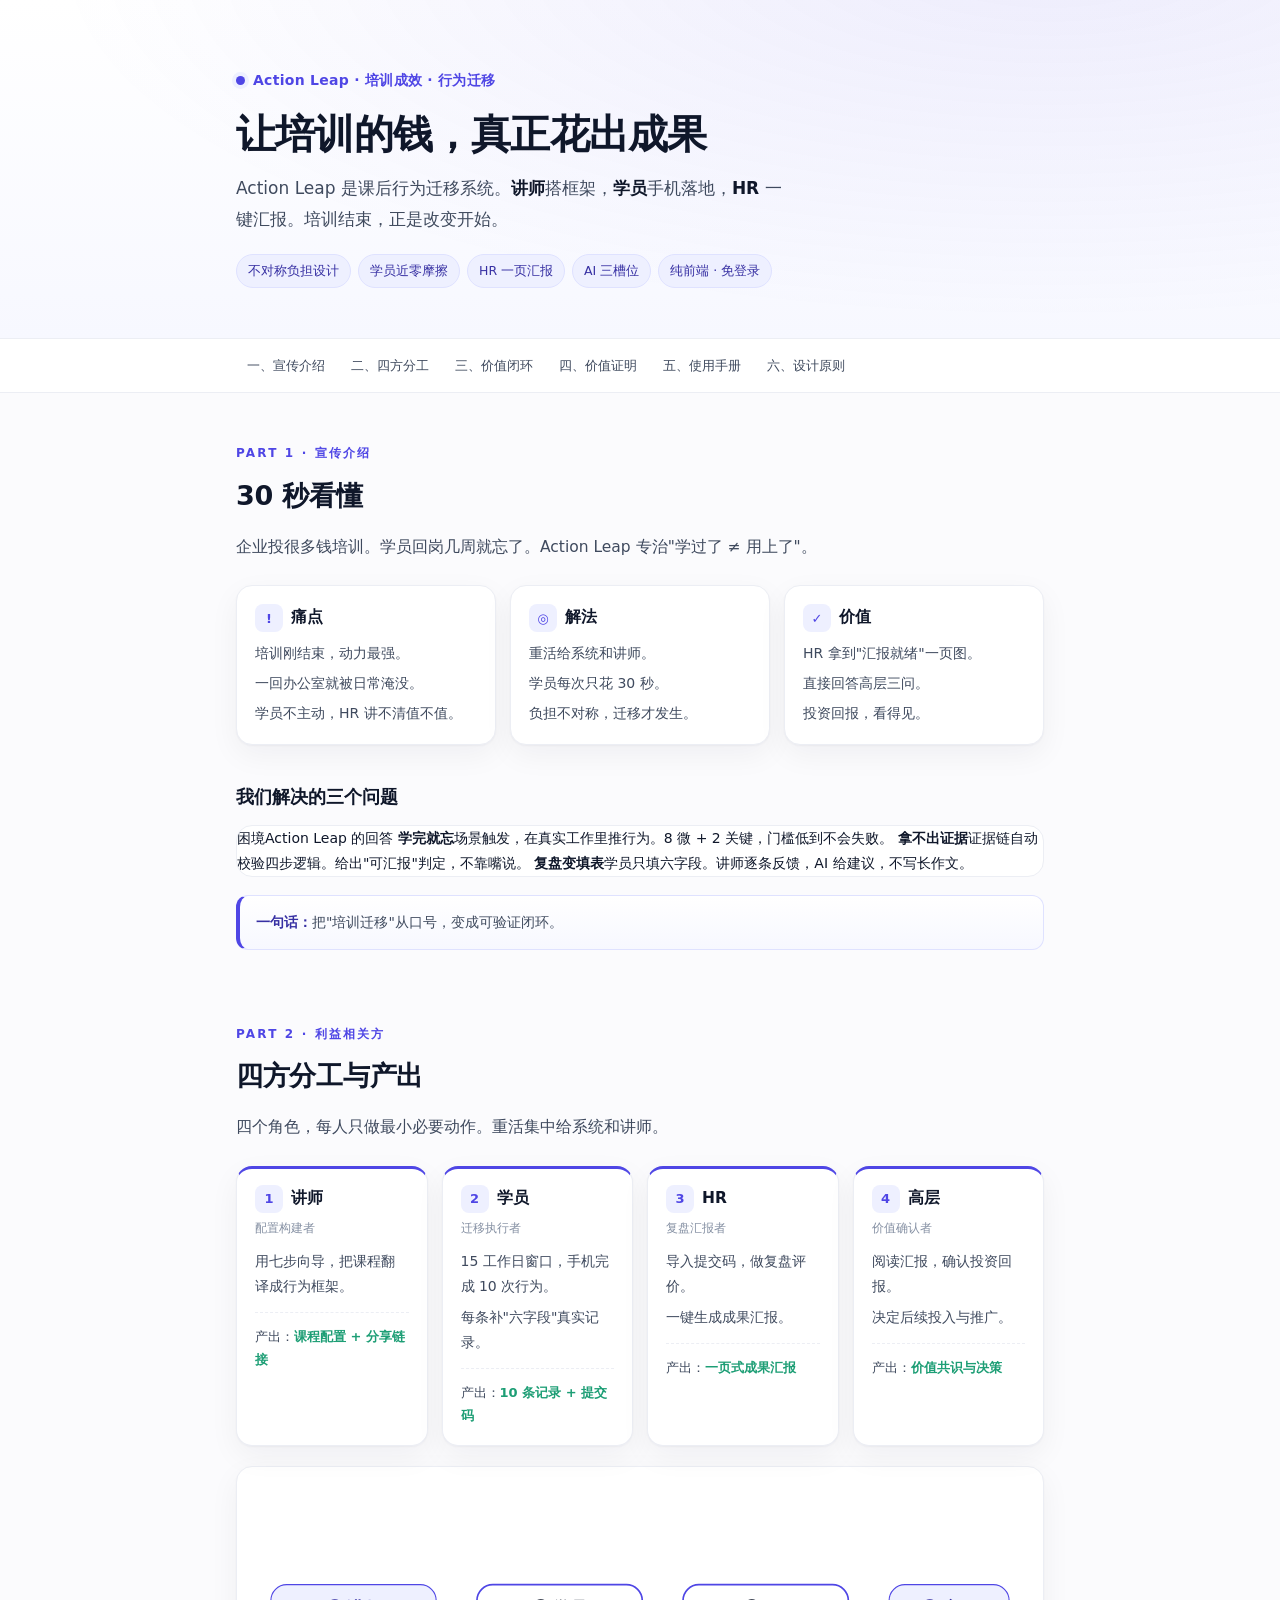
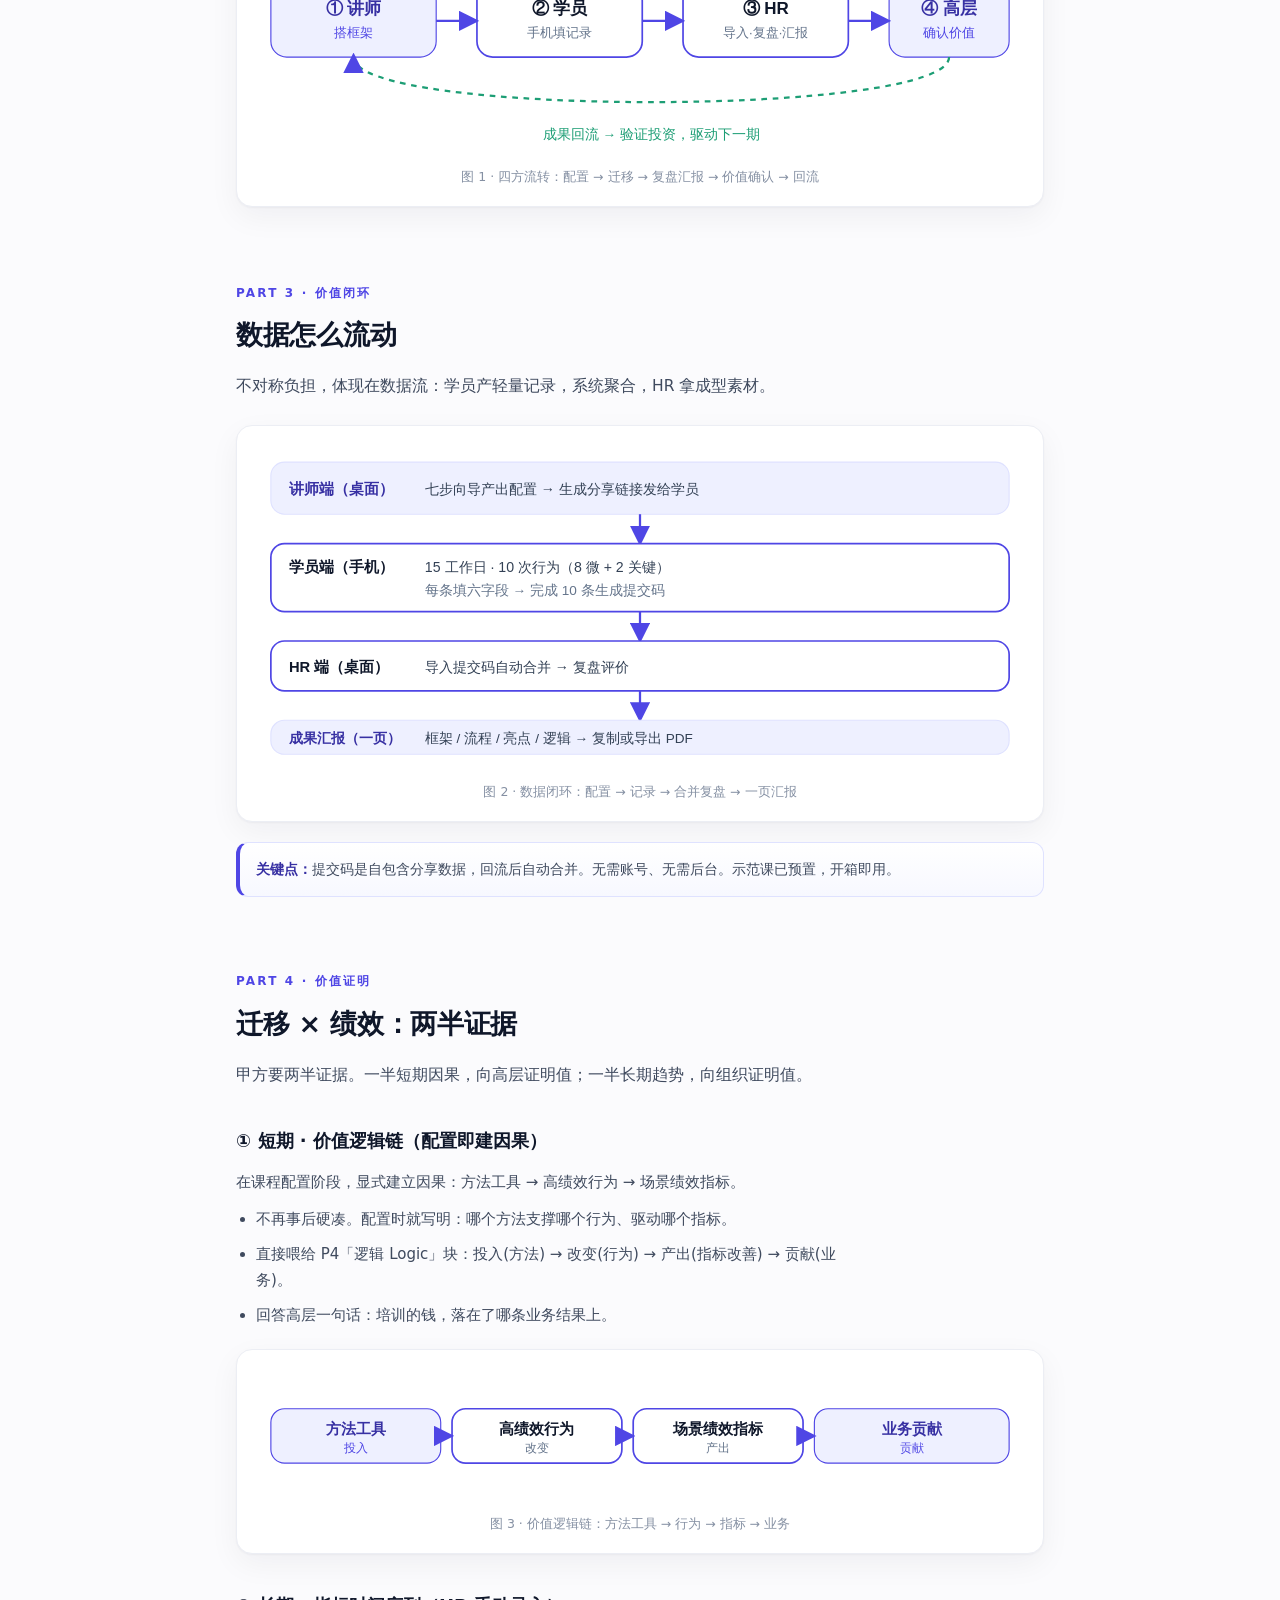
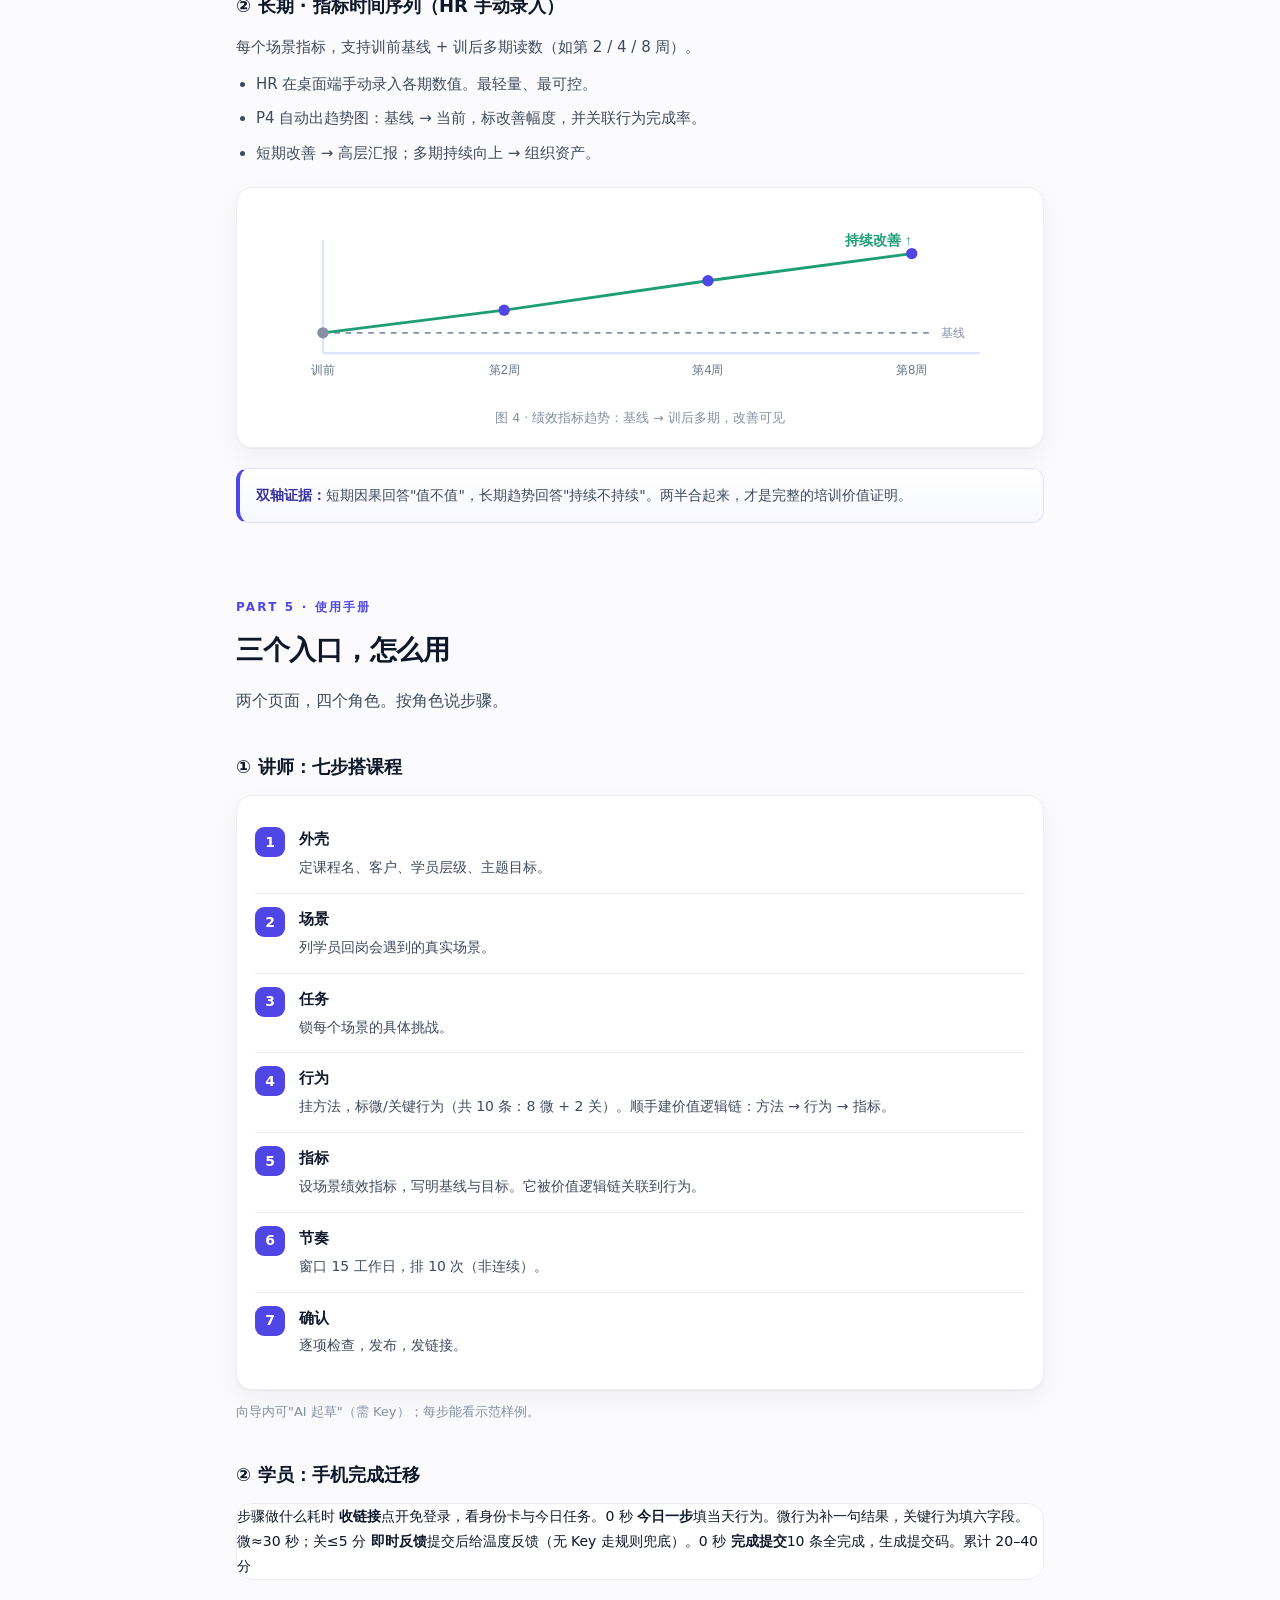
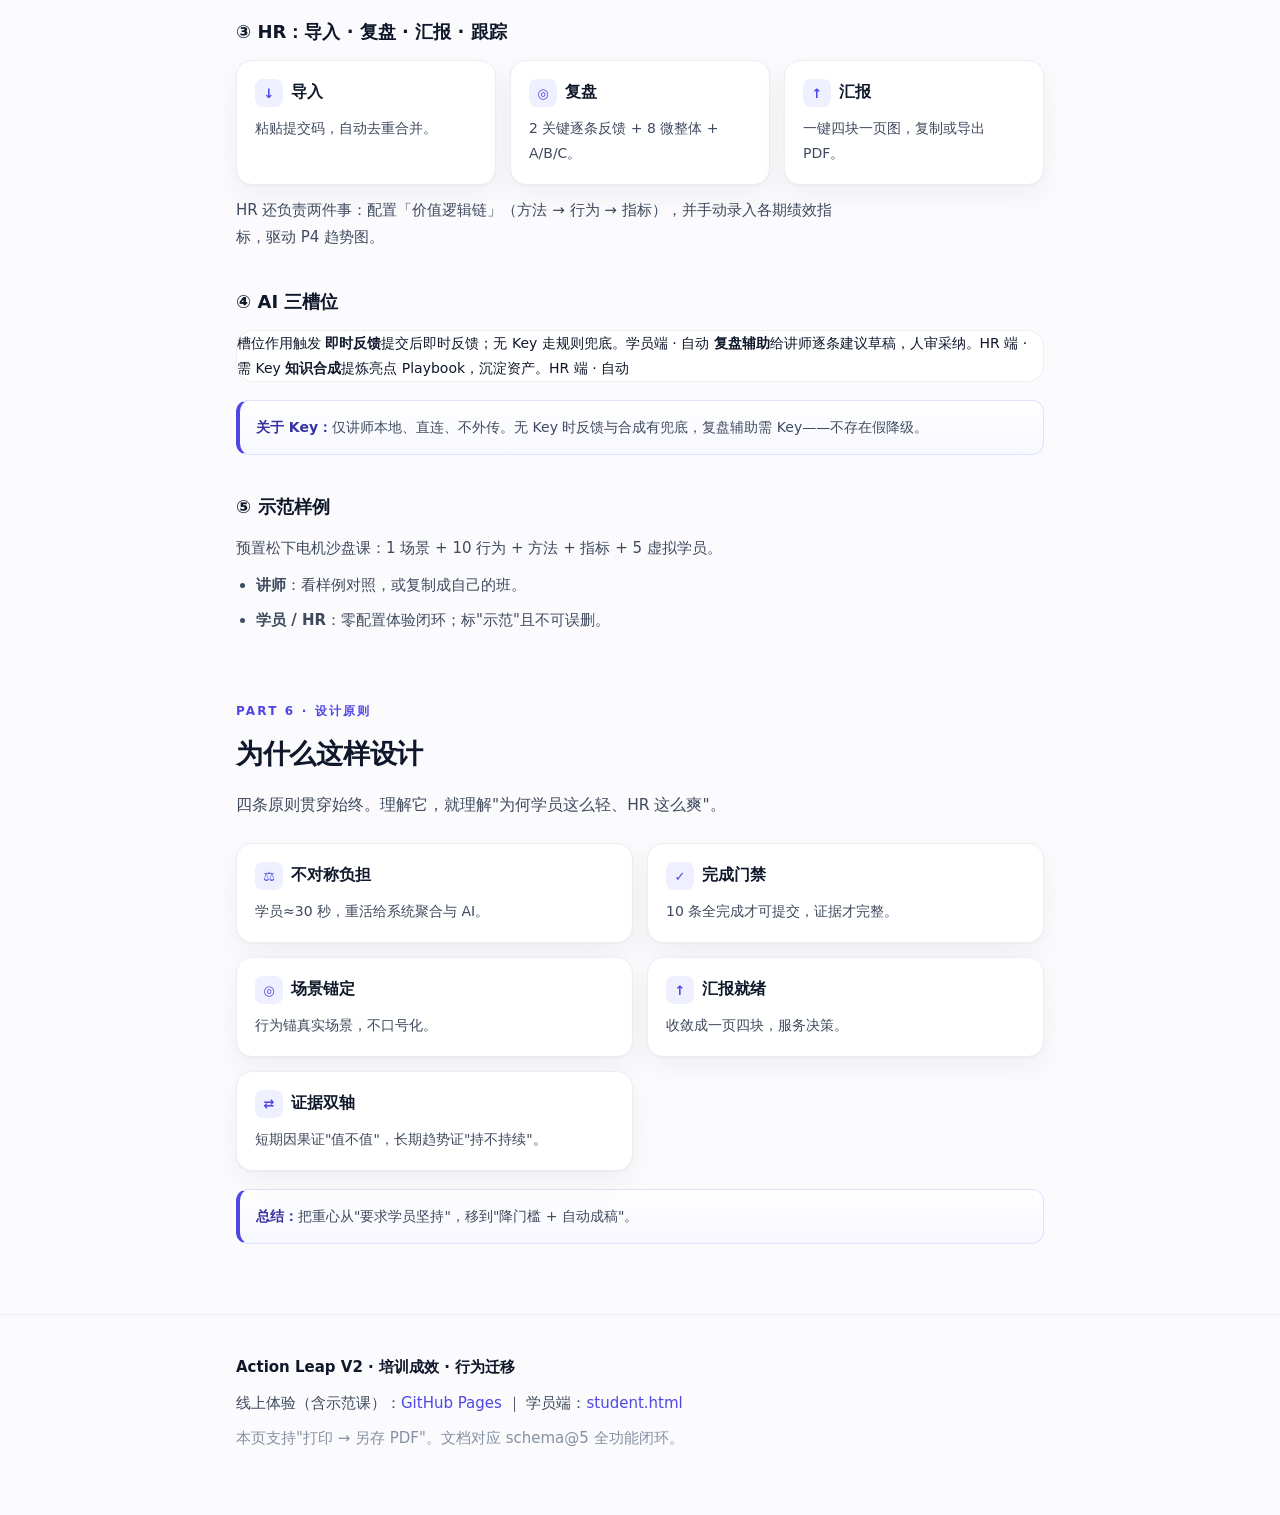
<file: Action-Leap-V2-产品说明与使用手册.html>
<!DOCTYPE html>
<html lang="zh-CN">
<head>
<meta charset="UTF-8" />
<meta name="viewport" content="width=device-width, initial-scale=1.0" />
<title>Action Leap V2 · 产品说明与使用手册</title>
<style>
  :root{
    --indigo:#4f46e5; --indigo-soft:#eef0ff; --indigo-deep:#3730a3;
    --ink:#0f172a; --ink-2:#3f4a5e; --ink-3:#8590a3; --line:#eceef4;
    --bg:#fbfbfd; --card:#fff; --ok:#1d9e75;
    --radius:16px; --shadow:0 1px 2px rgba(15,23,42,.04),0 10px 30px rgba(15,23,42,.05);
  }
  *{box-sizing:border-box;margin:0;padding:0}
  html{scroll-behavior:smooth}
  body{font-family:"Inter","PingFang SC","Hiragino Sans GB","Microsoft YaHei",system-ui,sans-serif;
       color:var(--ink);background:var(--bg);line-height:1.78;-webkit-font-smoothing:antialiased;}
  .wrap{max-width:860px;margin:0 auto;padding:0 26px}
  .measure{max-width:600px}

  /* HERO */
  .hero{background:radial-gradient(1000px 360px at 82% -12%,rgba(79,70,229,.10),transparent),
        linear-gradient(180deg,#fff,#f7f8ff);border-bottom:1px solid var(--line);padding:66px 0 50px}
  .brand{display:inline-flex;align-items:center;gap:8px;font-weight:600;color:var(--indigo);font-size:14px;letter-spacing:.02em}
  .brand .dot{width:9px;height:9px;border-radius:50%;background:var(--indigo);box-shadow:0 0 0 4px var(--indigo-soft)}
  .hero h1{font-size:40px;line-height:1.22;margin:16px 0 14px;letter-spacing:-.02em;font-weight:800}
  .hero .sub{font-size:17px;color:var(--ink-2);max-width:560px}
  .hero .sub b{color:var(--ink)}
  .tags{display:flex;flex-wrap:wrap;gap:7px;margin-top:20px}
  .tag{font-size:12.5px;color:var(--indigo-deep);background:var(--indigo-soft);border:1px solid #dfe2ff;padding:5px 11px;border-radius:999px;font-weight:500}

  /* NAV */
  .nav{position:sticky;top:0;z-index:20;background:rgba(255,255,255,.86);backdrop-filter:blur(10px);border-bottom:1px solid var(--line)}
  .nav .wrap{display:flex;gap:4px;flex-wrap:wrap;padding:9px 26px}
  .nav a{font-size:13px;color:var(--ink-2);text-decoration:none;padding:6px 11px;border-radius:8px;font-weight:500}
  .nav a:hover{background:var(--indigo-soft);color:var(--indigo-deep)}

  /* SECTION */
  section{padding:50px 0 6px}
  .eyebrow{font-size:12px;letter-spacing:.18em;text-transform:uppercase;color:var(--indigo);font-weight:700}
  h2{font-size:27px;letter-spacing:-.01em;margin:7px 0 4px;font-weight:800}
  .lead{color:var(--ink-2);font-size:15.5px;margin:14px 0 24px}
  h3{font-size:18px;margin:30px 0 12px;font-weight:700;padding-top:6px}
  p{color:var(--ink-2);margin:9px 0;font-size:15px}
  ul,ol{margin:10px 0 12px 20px;color:var(--ink-2);font-size:15px}
  li{margin:8px 0}
  strong{color:var(--ink)}

  /* GRID + CARD */
  .grid{display:grid;gap:14px}
  .g2{grid-template-columns:1fr 1fr}
  .g3{grid-template-columns:repeat(3,1fr)}
  .g4{grid-template-columns:repeat(4,1fr)}
  @media(max-width:720px){.g2,.g3,.g4{grid-template-columns:1fr}}
  .card{background:var(--card);border:1px solid var(--line);border-radius:var(--radius);padding:18px 18px;box-shadow:var(--shadow)}
  .card h4{font-size:15.5px;margin-bottom:9px;display:flex;align-items:center;gap:8px;font-weight:700}
  .card .ic{width:28px;height:28px;border-radius:8px;background:var(--indigo-soft);color:var(--indigo);
            display:inline-flex;align-items:center;justify-content:center;font-weight:700;font-size:13px;flex:0 0 auto}
  .card p{font-size:14px;margin:5px 0 0;color:var(--ink-2)}
  .line{font-size:14px;color:var(--ink-2);margin:6px 0}
  .line b{color:var(--ink)}

  /* ROLE */
  .role{border-top:3px solid var(--indigo);padding-top:16px}
  .role .meta{font-size:12px;color:var(--ink-3);margin:-4px 0 10px}
  .role .out{margin-top:13px;padding-top:12px;border-top:1px dashed var(--line);font-size:13px;color:var(--ink-2)}
  .role .out b{color:var(--ok)}

  /* TABLE */
  .tbl{width:100%;border-collapse:collapse;background:var(--card);border:1px solid var(--line);
       border-radius:var(--radius);overflow:hidden;font-size:14px;margin:6px 0}
  .tbl th,.tbl td{padding:12px 14px;text-align:left;border-bottom:1px solid var(--line);vertical-align:top}
  .tbl th{background:var(--indigo-soft);color:var(--indigo-deep);font-weight:700;font-size:12.5px}
  .tbl tr:last-child td{border-bottom:none}
  .tbl td b{color:var(--ink)}

  /* STEP */
  .step{display:flex;gap:14px;align-items:flex-start;padding:13px 0;border-bottom:1px solid var(--line)}
  .step:last-child{border-bottom:none}
  .step .n{flex:0 0 auto;width:30px;height:30px;border-radius:9px;background:var(--indigo);color:#fff;
           display:flex;align-items:center;justify-content:center;font-weight:700;font-size:14px}
  .step .t{font-weight:700;color:var(--ink);font-size:14.5px}
  .step .d{color:var(--ink-2);font-size:14px;margin-top:2px}

  /* NOTE */
  .note{background:linear-gradient(180deg,#fff,#f7f8ff);border:1px solid #dfe2ff;border-left:4px solid var(--indigo);
        border-radius:12px;padding:14px 16px;font-size:14px;color:var(--ink-2);margin:18px 0}
  .note b{color:var(--indigo-deep)}

  /* FIGURE */
  .figure{background:var(--card);border:1px solid var(--line);border-radius:var(--radius);padding:18px;box-shadow:var(--shadow);margin:20px 0}
  .figure svg{width:100%;height:auto;display:block}
  .figcap{font-size:12.5px;color:var(--ink-3);text-align:center;margin-top:9px}

  footer{border-top:1px solid var(--line);margin-top:46px;padding:30px 0 54px;color:var(--ink-3);font-size:13px}
  footer a{color:var(--indigo);text-decoration:none}
  @media print{.nav{display:none}body{background:#fff}.hero{background:#fff;border-bottom:2px solid var(--indigo);padding:26px 0}.card,.figure,.tbl{box-shadow:none}section{padding:22px 0 4px}}
</style>
</head>
<body>

<div class="hero"><div class="wrap">
  <span class="brand"><span class="dot"></span>Action Leap · 培训成效 · 行为迁移</span>
  <h1>让培训的钱，真正花出成果</h1>
  <p class="sub">Action Leap 是课后行为迁移系统。<b>讲师</b>搭框架，<b>学员</b>手机落地，<b>HR</b> 一键汇报。培训结束，正是改变开始。</p>
  <div class="tags">
    <span class="tag">不对称负担设计</span>
    <span class="tag">学员近零摩擦</span>
    <span class="tag">HR 一页汇报</span>
    <span class="tag">AI 三槽位</span>
    <span class="tag">纯前端 · 免登录</span>
  </div>
</div></div>

<div class="nav"><div class="wrap">
  <a href="#intro">一、宣传介绍</a>
  <a href="#roles">二、四方分工</a>
  <a href="#loop">三、价值闭环</a>
  <a href="#proof">四、价值证明</a>
  <a href="#guide">五、使用手册</a>
  <a href="#rules">六、设计原则</a>
</div></div>

<div class="wrap">

  <!-- 1 -->
  <section id="intro">
    <div class="eyebrow">Part 1 · 宣传介绍</div>
    <h2>30 秒看懂</h2>
    <p class="lead measure">企业投很多钱培训。学员回岗几周就忘了。Action Leap 专治"学过了 ≠ 用上了"。</p>

    <div class="grid g3">
      <div class="card">
        <h4><span class="ic">!</span>痛点</h4>
        <p>培训刚结束，动力最强。</p>
        <p>一回办公室就被日常淹没。</p>
        <p>学员不主动，HR 讲不清值不值。</p>
      </div>
      <div class="card">
        <h4><span class="ic">◎</span>解法</h4>
        <p>重活给系统和讲师。</p>
        <p>学员每次只花 30 秒。</p>
        <p>负担不对称，迁移才发生。</p>
      </div>
      <div class="card">
        <h4><span class="ic">✓</span>价值</h4>
        <p>HR 拿到"汇报就绪"一页图。</p>
        <p>直接回答高层三问。</p>
        <p>投资回报，看得见。</p>
      </div>
    </div>

    <h3>我们解决的三个问题</h3>
    <div class="tbl">
      <tr><th style="width:30%">困境</th><th>Action Leap 的回答</th></tr>
      <tbody>
        <tr><td><b>学完就忘</b></td><td>场景触发，在真实工作里推行为。8 微 + 2 关键，门槛低到不会失败。</td></tr>
        <tr><td><b>拿不出证据</b></td><td>证据链自动校验四步逻辑。给出"可汇报"判定，不靠嘴说。</td></tr>
        <tr><td><b>复盘变填表</b></td><td>学员只填六字段。讲师逐条反馈，AI 给建议，不写长作文。</td></tr>
      </tbody>
    </div>

    <div class="note"><b>一句话：</b>把"培训迁移"从口号，变成可验证闭环。</div>
  </section>

  <!-- 2 -->
  <section id="roles">
    <div class="eyebrow">Part 2 · 利益相关方</div>
    <h2>四方分工与产出</h2>
    <p class="lead measure">四个角色，每人只做最小必要动作。重活集中给系统和讲师。</p>

    <div class="grid g4">
      <div class="card role">
        <h4><span class="ic">1</span>讲师</h4>
        <div class="meta">配置构建者</div>
        <div class="line">用七步向导，把课程翻译成行为框架。</div>
        <div class="out">产出：<b>课程配置 + 分享链接</b></div>
      </div>
      <div class="card role">
        <h4><span class="ic">2</span>学员</h4>
        <div class="meta">迁移执行者</div>
        <div class="line">15 工作日窗口，手机完成 10 次行为。</div>
        <div class="line">每条补"六字段"真实记录。</div>
        <div class="out">产出：<b>10 条记录 + 提交码</b></div>
      </div>
      <div class="card role">
        <h4><span class="ic">3</span>HR</h4>
        <div class="meta">复盘汇报者</div>
        <div class="line">导入提交码，做复盘评价。</div>
        <div class="line">一键生成成果汇报。</div>
        <div class="out">产出：<b>一页式成果汇报</b></div>
      </div>
      <div class="card role">
        <h4><span class="ic">4</span>高层</h4>
        <div class="meta">价值确认者</div>
        <div class="line">阅读汇报，确认投资回报。</div>
        <div class="line">决定后续投入与推广。</div>
        <div class="out">产出：<b>价值共识与决策</b></div>
      </div>
    </div>

    <div class="figure">
      <svg viewBox="0 0 680 240" xmlns="http://www.w3.org/2000/svg" font-family="Inter, PingFang SC, sans-serif">
        <defs><marker id="ar" markerWidth="9" markerHeight="9" refX="7" refY="4.5" orient="auto"><path d="M0,0 L9,4.5 L0,9 Z" fill="#4f46e5"/></marker></defs>
        <g><rect x="14" y="88" width="146" height="64" rx="14" fill="#eef0ff" stroke="#4f46e5"/><text x="87" y="114" text-anchor="middle" font-size="15" font-weight="700" fill="#3730a3">① 讲师</text><text x="87" y="134" text-anchor="middle" font-size="11.5" fill="#4f46e5">搭框架</text></g>
        <g><rect x="196" y="88" width="146" height="64" rx="14" fill="#fff" stroke="#4f46e5" stroke-width="1.5"/><text x="269" y="114" text-anchor="middle" font-size="15" font-weight="700" fill="#0f172a">② 学员</text><text x="269" y="134" text-anchor="middle" font-size="11.5" fill="#64748b">手机填记录</text></g>
        <g><rect x="378" y="88" width="146" height="64" rx="14" fill="#fff" stroke="#4f46e5" stroke-width="1.5"/><text x="451" y="114" text-anchor="middle" font-size="15" font-weight="700" fill="#0f172a">③ HR</text><text x="451" y="134" text-anchor="middle" font-size="11.5" fill="#64748b">导入·复盘·汇报</text></g>
        <g><rect x="560" y="88" width="106" height="64" rx="14" fill="#eef0ff" stroke="#4f46e5"/><text x="613" y="114" text-anchor="middle" font-size="15" font-weight="700" fill="#3730a3">④ 高层</text><text x="613" y="134" text-anchor="middle" font-size="11.5" fill="#4f46e5">确认价值</text></g>
        <line x1="160" y1="120" x2="194" y2="120" stroke="#4f46e5" stroke-width="2" marker-end="url(#ar)"/>
        <line x1="342" y1="120" x2="376" y2="120" stroke="#4f46e5" stroke-width="2" marker-end="url(#ar)"/>
        <line x1="524" y1="120" x2="558" y2="120" stroke="#4f46e5" stroke-width="2" marker-end="url(#ar)"/>
        <path d="M613,152 C613,205 87,205 87,152" fill="none" stroke="#1d9e75" stroke-width="2" stroke-dasharray="5 5" marker-end="url(#ar)"/>
        <text x="350" y="224" text-anchor="middle" font-size="12" fill="#1d9e75">成果回流 → 验证投资，驱动下一期</text>
      </svg>
      <div class="figcap">图 1 · 四方流转：配置 → 迁移 → 复盘汇报 → 价值确认 → 回流</div>
    </div>
  </section>

  <!-- 3 -->
  <section id="loop">
    <div class="eyebrow">Part 3 · 价值闭环</div>
    <h2>数据怎么流动</h2>
    <p class="lead measure">不对称负担，体现在数据流：学员产轻量记录，系统聚合，HR 拿成型素材。</p>

    <div class="figure">
      <svg viewBox="0 0 680 290" xmlns="http://www.w3.org/2000/svg" font-family="Inter, PingFang SC, sans-serif">
        <defs><marker id="ar2" markerWidth="9" markerHeight="9" refX="7" refY="4.5" orient="auto"><path d="M0,0 L9,4.5 L0,9 Z" fill="#4f46e5"/></marker></defs>
        <rect x="14" y="16" width="652" height="46" rx="12" fill="#eef0ff" stroke="#dfe2ff"/>
        <text x="30" y="44" font-size="13" font-weight="700" fill="#3730a3">讲师端（桌面）</text>
        <text x="150" y="44" font-size="12.5" fill="#334155">七步向导产出配置 → 生成分享链接发给学员</text>
        <line x1="340" y1="62" x2="340" y2="86" stroke="#4f46e5" stroke-width="2" marker-end="url(#ar2)"/>
        <rect x="14" y="88" width="652" height="60" rx="12" fill="#fff" stroke="#4f46e5" stroke-width="1.5"/>
        <text x="30" y="113" font-size="13" font-weight="700" fill="#0f172a">学员端（手机）</text>
        <text x="150" y="113" font-size="12.5" fill="#334155">15 工作日 · 10 次行为（8 微 + 2 关键）</text>
        <text x="150" y="133" font-size="12" fill="#64748b">每条填六字段 → 完成 10 条生成提交码</text>
        <line x1="340" y1="148" x2="340" y2="172" stroke="#4f46e5" stroke-width="2" marker-end="url(#ar2)"/>
        <rect x="14" y="174" width="652" height="44" rx="12" fill="#fff" stroke="#4f46e5" stroke-width="1.5"/>
        <text x="30" y="201" font-size="13" font-weight="700" fill="#0f172a">HR 端（桌面）</text>
        <text x="150" y="201" font-size="12.5" fill="#334155">导入提交码自动合并 → 复盘评价</text>
        <line x1="340" y1="218" x2="340" y2="242" stroke="#4f46e5" stroke-width="2" marker-end="url(#ar2)"/>
        <rect x="14" y="244" width="652" height="30" rx="12" fill="#eef0ff" stroke="#dfe2ff"/>
        <text x="30" y="264" font-size="12.5" font-weight="700" fill="#3730a3">成果汇报（一页）</text>
        <text x="150" y="264" font-size="12" fill="#334155">框架 / 流程 / 亮点 / 逻辑 → 复制或导出 PDF</text>
      </svg>
      <div class="figcap">图 2 · 数据闭环：配置 → 记录 → 合并复盘 → 一页汇报</div>
    </div>

    <div class="note"><b>关键点：</b>提交码是自包含分享数据，回流后自动合并。无需账号、无需后台。示范课已预置，开箱即用。</div>
  </section>

  <!-- 4 NEW: 价值证明 -->
  <section id="proof">
    <div class="eyebrow">Part 4 · 价值证明</div>
    <h2>迁移 × 绩效：两半证据</h2>
    <p class="lead measure">甲方要两半证据。一半短期因果，向高层证明值；一半长期趋势，向组织证明值。</p>

    <h3>① 短期 · 价值逻辑链（配置即建因果）</h3>
    <p class="measure">在课程配置阶段，显式建立因果：方法工具 → 高绩效行为 → 场景绩效指标。</p>
    <ul class="measure">
      <li>不再事后硬凑。配置时就写明：哪个方法支撑哪个行为、驱动哪个指标。</li>
      <li>直接喂给 P4「逻辑 Logic」块：投入(方法) → 改变(行为) → 产出(指标改善) → 贡献(业务)。</li>
      <li>回答高层一句话：培训的钱，落在了哪条业务结果上。</li>
    </ul>

    <div class="figure">
      <svg viewBox="0 0 680 120" xmlns="http://www.w3.org/2000/svg" font-family="Inter, PingFang SC, sans-serif">
        <defs><marker id="ar3" markerWidth="9" markerHeight="9" refX="7" refY="4.5" orient="auto"><path d="M0,0 L9,4.5 L0,9 Z" fill="#4f46e5"/></marker></defs>
        <g><rect x="14" y="36" width="150" height="48" rx="12" fill="#eef0ff" stroke="#4f46e5"/><text x="89" y="58" text-anchor="middle" font-size="13" font-weight="700" fill="#3730a3">方法工具</text><text x="89" y="74" text-anchor="middle" font-size="11" fill="#4f46e5">投入</text></g>
        <g><rect x="174" y="36" width="150" height="48" rx="12" fill="#fff" stroke="#4f46e5" stroke-width="1.5"/><text x="249" y="58" text-anchor="middle" font-size="13" font-weight="700" fill="#0f172a">高绩效行为</text><text x="249" y="74" text-anchor="middle" font-size="11" fill="#64748b">改变</text></g>
        <g><rect x="334" y="36" width="150" height="48" rx="12" fill="#fff" stroke="#4f46e5" stroke-width="1.5"/><text x="409" y="58" text-anchor="middle" font-size="13" font-weight="700" fill="#0f172a">场景绩效指标</text><text x="409" y="74" text-anchor="middle" font-size="11" fill="#64748b">产出</text></g>
        <g><rect x="494" y="36" width="172" height="48" rx="12" fill="#eef0ff" stroke="#4f46e5"/><text x="580" y="58" text-anchor="middle" font-size="13" font-weight="700" fill="#3730a3">业务贡献</text><text x="580" y="74" text-anchor="middle" font-size="11" fill="#4f46e5">贡献</text></g>
        <line x1="164" y1="60" x2="172" y2="60" stroke="#4f46e5" stroke-width="2" marker-end="url(#ar3)"/>
        <line x1="324" y1="60" x2="332" y2="60" stroke="#4f46e5" stroke-width="2" marker-end="url(#ar3)"/>
        <line x1="484" y1="60" x2="492" y2="60" stroke="#4f46e5" stroke-width="2" marker-end="url(#ar3)"/>
      </svg>
      <div class="figcap">图 3 · 价值逻辑链：方法工具 → 行为 → 指标 → 业务</div>
    </div>

    <h3>② 长期 · 指标时间序列（HR 手动录入）</h3>
    <p class="measure">每个场景指标，支持训前基线 + 训后多期读数（如第 2 / 4 / 8 周）。</p>
    <ul class="measure">
      <li>HR 在桌面端手动录入各期数值。最轻量、最可控。</li>
      <li>P4 自动出趋势图：基线 → 当前，标改善幅度，并关联行为完成率。</li>
      <li>短期改善 → 高层汇报；多期持续向上 → 组织资产。</li>
    </ul>

    <div class="figure">
      <svg viewBox="0 0 680 170" xmlns="http://www.w3.org/2000/svg" font-family="Inter, PingFang SC, sans-serif">
        <line x1="60" y1="130" x2="640" y2="130" stroke="#dfe2ff" stroke-width="2"/>
        <line x1="60" y1="30" x2="60" y2="130" stroke="#dfe2ff" stroke-width="2"/>
        <line x1="60" y1="112" x2="600" y2="112" stroke="#8590a3" stroke-width="1.5" stroke-dasharray="5 5"/>
        <text x="606" y="116" font-size="11" fill="#8590a3">基线</text>
        <polyline points="60,112 220,92 400,66 580,42" fill="none" stroke="#1d9e75" stroke-width="2.5" stroke-linecap="round" stroke-linejoin="round"/>
        <circle cx="60" cy="112" r="5" fill="#8590a3"/>
        <circle cx="220" cy="92" r="5" fill="#4f46e5"/>
        <circle cx="400" cy="66" r="5" fill="#4f46e5"/>
        <circle cx="580" cy="42" r="5" fill="#4f46e5"/>
        <text x="60" y="148" text-anchor="middle" font-size="11" fill="#64748b">训前</text>
        <text x="220" y="148" text-anchor="middle" font-size="11" fill="#64748b">第2周</text>
        <text x="400" y="148" text-anchor="middle" font-size="11" fill="#64748b">第4周</text>
        <text x="580" y="148" text-anchor="middle" font-size="11" fill="#64748b">第8周</text>
        <text x="580" y="34" text-anchor="end" font-size="12" font-weight="700" fill="#1d9e75">持续改善 ↑</text>
      </svg>
      <div class="figcap">图 4 · 绩效指标趋势：基线 → 训后多期，改善可见</div>
    </div>

    <div class="note"><b>双轴证据：</b>短期因果回答"值不值"，长期趋势回答"持续不持续"。两半合起来，才是完整的培训价值证明。</div>
  </section>

  <!-- 5 -->
  <section id="guide">
    <div class="eyebrow">Part 5 · 使用手册</div>
    <h2>三个入口，怎么用</h2>
    <p class="lead measure">两个页面，四个角色。按角色说步骤。</p>

    <h3>① 讲师：七步搭课程</h3>
    <div class="card">
      <div class="step"><div class="n">1</div><div><div class="t">外壳</div><div class="d">定课程名、客户、学员层级、主题目标。</div></div></div>
      <div class="step"><div class="n">2</div><div><div class="t">场景</div><div class="d">列学员回岗会遇到的真实场景。</div></div></div>
      <div class="step"><div class="n">3</div><div><div class="t">任务</div><div class="d">锁每个场景的具体挑战。</div></div></div>
      <div class="step"><div class="n">4</div><div><div class="t">行为</div><div class="d">挂方法，标微/关键行为（共 10 条：8 微 + 2 关）。顺手建价值逻辑链：方法 → 行为 → 指标。</div></div></div>
      <div class="step"><div class="n">5</div><div><div class="t">指标</div><div class="d">设场景绩效指标，写明基线与目标。它被价值逻辑链关联到行为。</div></div></div>
      <div class="step"><div class="n">6</div><div><div class="t">节奏</div><div class="d">窗口 15 工作日，排 10 次（非连续）。</div></div></div>
      <div class="step"><div class="n">7</div><div><div class="t">确认</div><div class="d">逐项检查，发布，发链接。</div></div></div>
    </div>
    <p style="font-size:13px;color:var(--ink-3);margin-top:10px">向导内可"AI 起草"（需 Key）；每步能看示范样例。</p>

    <h3>② 学员：手机完成迁移</h3>
    <div class="tbl">
      <tr><th style="width:22%">步骤</th><th>做什么</th><th style="width:28%">耗时</th></tr>
      <tbody>
        <tr><td><b>收链接</b></td><td>点开免登录，看身份卡与今日任务。</td><td>0 秒</td></tr>
        <tr><td><b>今日一步</b></td><td>填当天行为。微行为补一句结果，关键行为填六字段。</td><td>微≈30 秒；关≤5 分</td></tr>
        <tr><td><b>即时反馈</b></td><td>提交后给温度反馈（无 Key 走规则兜底）。</td><td>0 秒</td></tr>
        <tr><td><b>完成提交</b></td><td>10 条全完成，生成提交码。</td><td>累计 20–40 分</td></tr>
      </tbody>
    </div>

    <h3>③ HR：导入 · 复盘 · 汇报 · 跟踪</h3>
    <div class="grid g3">
      <div class="card"><h4><span class="ic">↓</span>导入</h4><p>粘贴提交码，自动去重合并。</p></div>
      <div class="card"><h4><span class="ic">◎</span>复盘</h4><p>2 关键逐条反馈 + 8 微整体 + A/B/C。</p></div>
      <div class="card"><h4><span class="ic">↑</span>汇报</h4><p>一键四块一页图，复制或导出 PDF。</p></div>
    </div>
    <p class="measure" style="margin-top:12px">HR 还负责两件事：配置「价值逻辑链」（方法 → 行为 → 指标），并手动录入各期绩效指标，驱动 P4 趋势图。</p>

    <h3>④ AI 三槽位</h3>
    <div class="tbl">
      <tr><th style="width:20%">槽位</th><th>作用</th><th style="width:26%">触发</th></tr>
      <tbody>
        <tr><td><b>即时反馈</b></td><td>提交后即时反馈；无 Key 走规则兜底。</td><td>学员端 · 自动</td></tr>
        <tr><td><b>复盘辅助</b></td><td>给讲师逐条建议草稿，人审采纳。</td><td>HR 端 · 需 Key</td></tr>
        <tr><td><b>知识合成</b></td><td>提炼亮点 Playbook，沉淀资产。</td><td>HR 端 · 自动</td></tr>
      </tbody>
    </div>
    <div class="note"><b>关于 Key：</b>仅讲师本地、直连、不外传。无 Key 时反馈与合成有兜底，复盘辅助需 Key——不存在假降级。</div>

    <h3>⑤ 示范样例</h3>
    <p class="measure">预置松下电机沙盘课：1 场景 + 10 行为 + 方法 + 指标 + 5 虚拟学员。</p>
    <ul class="measure">
      <li><b>讲师</b>：看样例对照，或复制成自己的班。</li>
      <li><b>学员 / HR</b>：零配置体验闭环；标"示范"且不可误删。</li>
    </ul>
  </section>

  <!-- 6 -->
  <section id="rules">
    <div class="eyebrow">Part 6 · 设计原则</div>
    <h2>为什么这样设计</h2>
    <p class="lead measure">四条原则贯穿始终。理解它，就理解"为何学员这么轻、HR 这么爽"。</p>
    <div class="grid g2">
      <div class="card"><h4><span class="ic">⚖</span>不对称负担</h4><p>学员≈30 秒，重活给系统聚合与 AI。</p></div>
      <div class="card"><h4><span class="ic">✓</span>完成门禁</h4><p>10 条全完成才可提交，证据才完整。</p></div>
      <div class="card"><h4><span class="ic">◎</span>场景锚定</h4><p>行为锚真实场景，不口号化。</p></div>
      <div class="card"><h4><span class="ic">↑</span>汇报就绪</h4><p>收敛成一页四块，服务决策。</p></div>
      <div class="card"><h4><span class="ic">⇄</span>证据双轴</h4><p>短期因果证"值不值"，长期趋势证"持不持续"。</p></div>
    </div>
    <div class="note"><b>总结：</b>把重心从"要求学员坚持"，移到"降门槛 + 自动成稿"。</div>
  </section>

</div>

<footer><div class="wrap">
  <p><strong>Action Leap V2 · 培训成效 · 行为迁移</strong></p>
  <p>线上体验（含示范课）：<a href="https://davidma1973simu.github.io/action-leap-v2/">GitHub Pages</a> ｜ 学员端：<a href="https://davidma1973simu.github.io/action-leap-v2/student.html">student.html</a></p>
  <p style="margin-top:8px;color:var(--ink-3)">本页支持"打印 → 另存 PDF"。文档对应 schema@5 全功能闭环。</p>
</div></footer>

</body>
</html>
</file>
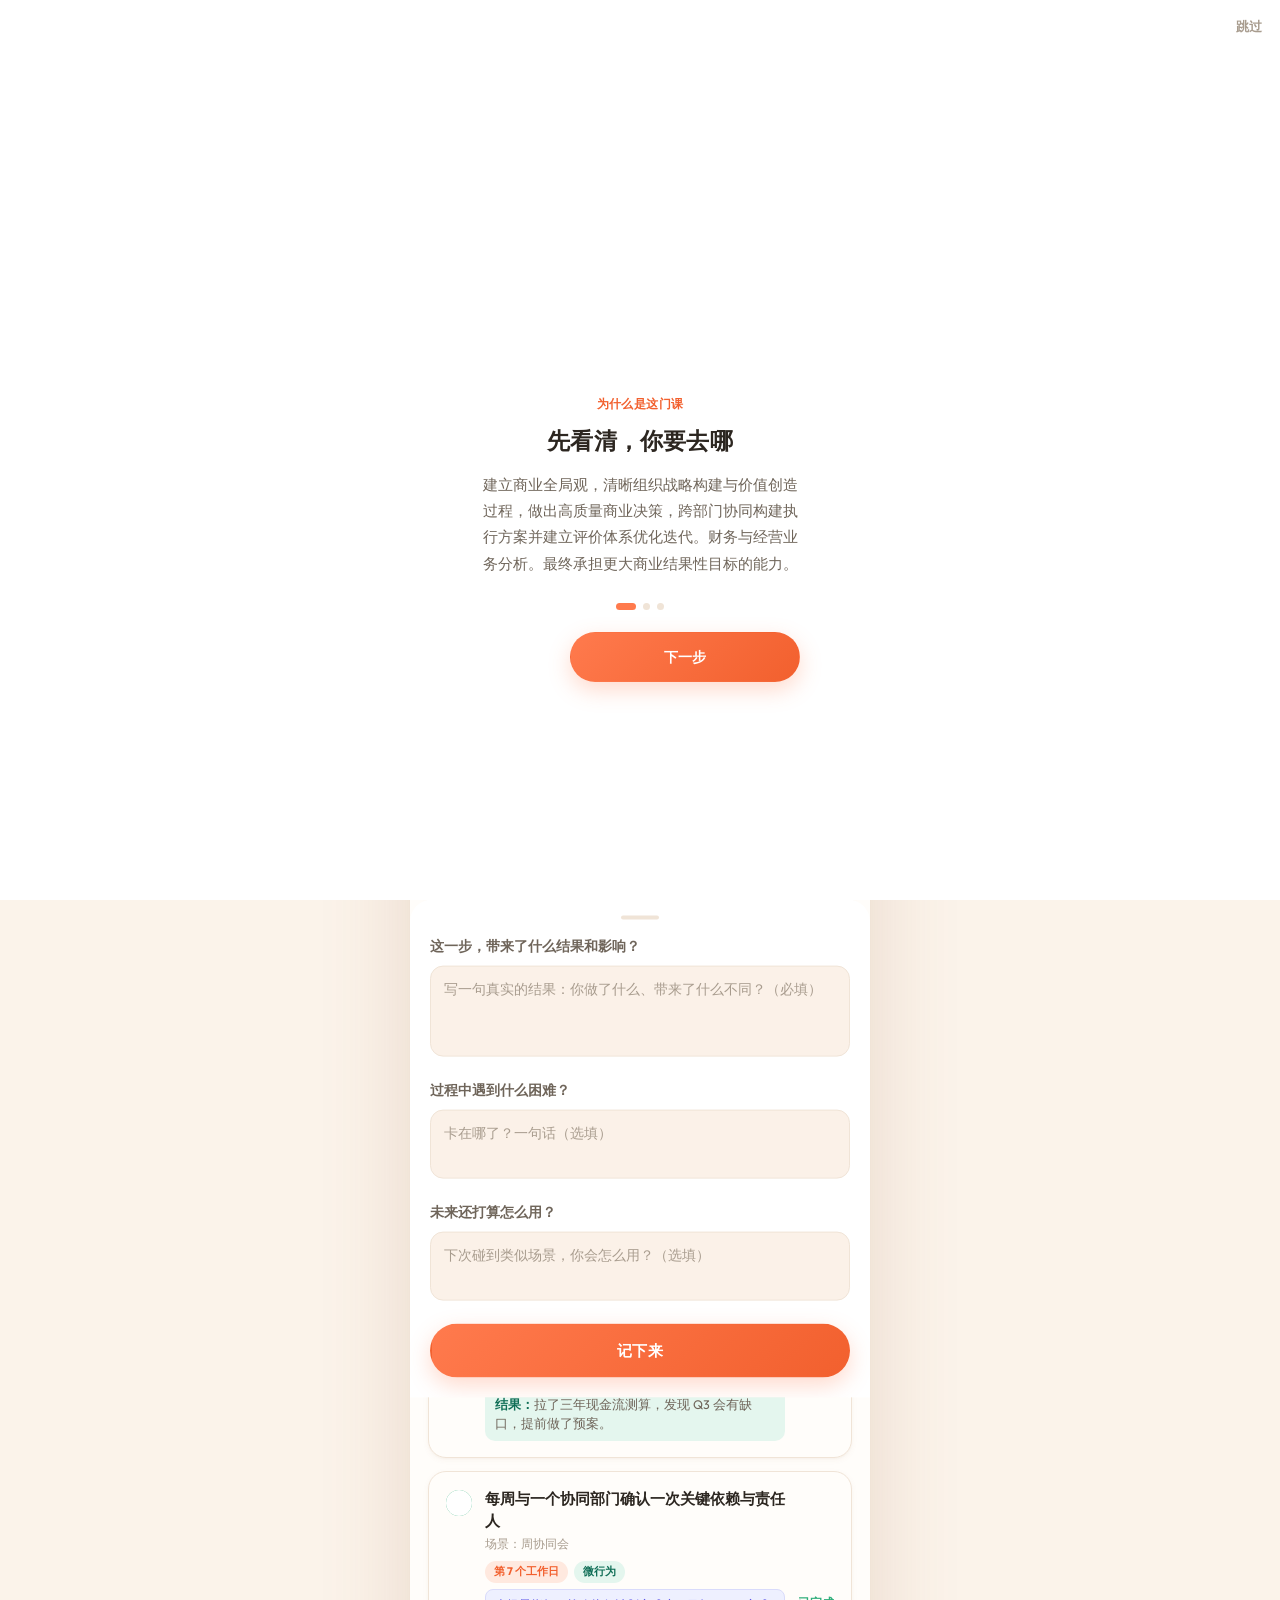
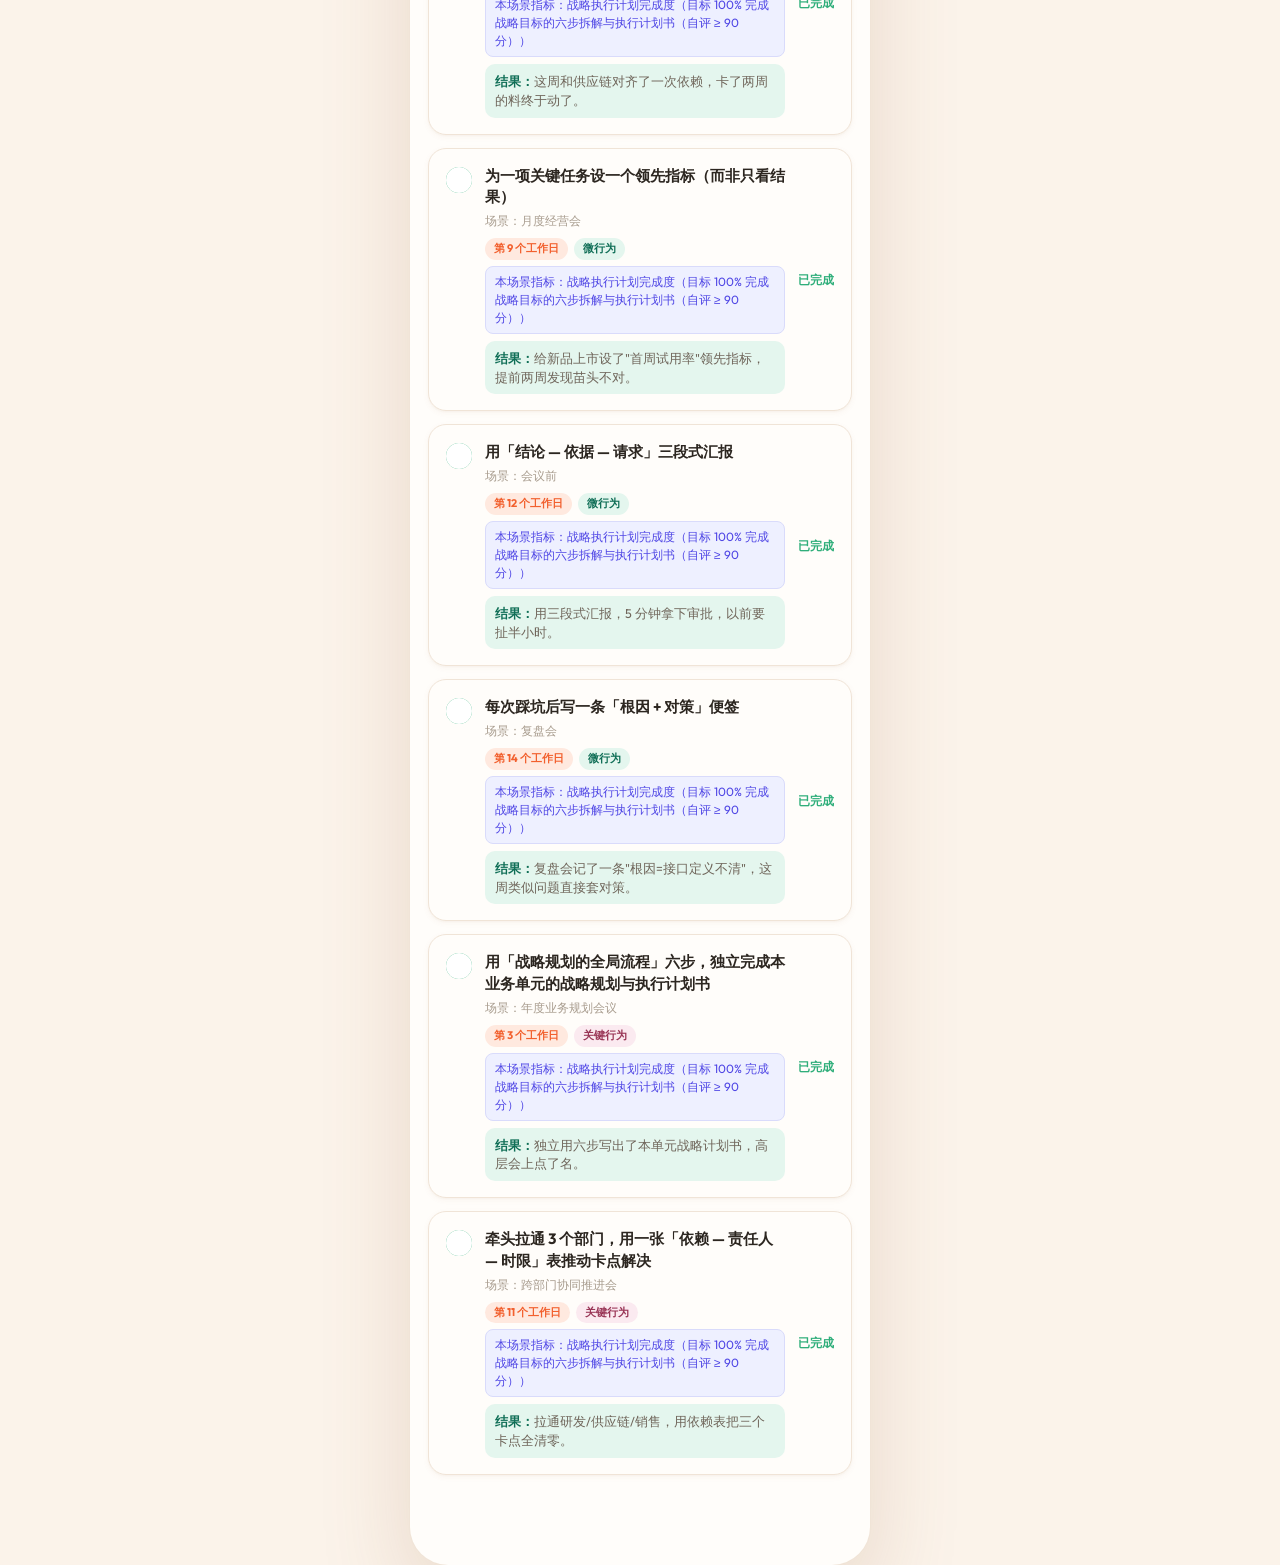
<file: student.html>
<!doctype html>
<html lang="zh-CN">
<head>
<meta charset="utf-8" />
<meta name="viewport" content="width=device-width, initial-scale=1, viewport-fit=cover, maximum-scale=1, user-scalable=no" />
<meta name="theme-color" content="#4f46e5" />
<title>学员端 · 学习迁移</title>
<link rel="preconnect" href="https://fonts.googleapis.com">
<link rel="preconnect" href="https://fonts.gstatic.com" crossorigin>
<link href="https://fonts.googleapis.com/css2?family=Outfit:wght@400;500;600;700;800&display=swap" rel="stylesheet">
<link rel="stylesheet" href="design-system.css">
<style>
  :root{
    --bg:#f4f5fa; --surface:#ffffff; --surface-2:#fbfcfe;
    --ink:#1a2233; --ink-2:#5b6478; --ink-3:#9aa2b4;
    --line:#e9ecf3; --line-2:#f1f3f8;
    --primary:#4f46e5; --primary-600:#4338ca; --primary-soft:#eef0ff; --primary-ring:rgba(79,70,229,.20);
    --success:#15a36e; --success-soft:#e7f7ef;
    --warn:#b9791b; --warn-soft:#fbf2e2;
    --danger:#e0524d;
    --r:22px; --r-sm:15px;
    --font:"Outfit",-apple-system,BlinkMacSystemFont,"PingFang SC","Hiragino Sans GB","Microsoft YaHei",sans-serif;
    --nav-h:62px;
    --brand:#4f46e5; --brand-deep:#4338ca; --brand-soft:#eef0ff; --brand-50:#f5f6ff;
    --brand-line:#c7cbff; --brand-glow:rgba(79,70,229,.18);
    --sp-1:4px;--sp-2:8px;--sp-3:12px;--sp-4:16px;--sp-5:20px;--sp-6:24px;--sp-7:32px;--sp-8:40px;
    --r-xs:8px;--r-sm:13px;--r-md:14px;--r-lg:18px;--r-xl:26px;--r-full:999px;
    --sh-xs:0 1px 2px rgba(26,34,51,.04),0 2px 6px rgba(26,34,51,.05);
    --sh-sm:0 2px 8px rgba(26,34,51,.05),0 8px 20px rgba(26,34,51,.07);
    --sh-brand:0 10px 30px rgba(79,70,229,.10),0 3px 8px rgba(79,70,229,.06);
    --fs-2xs:11px;--fs-xs:12px;--fs-sm:13px;--fs-base:14px;--fs-md:15px;--fs-lg:17px;
    --fs-xl:21px;--fs-2xl:27px;
    --lh-tight:1.18;--lh-snug:1.34;--lh-loose:1.75;
    --fw-4:400;--fw-5:500;--fw-6:600;--fw-7:700;--fw-8:800;
    --ls-tight:-.02em;--ls-snug:-.01em;--ls-wide:.02em;
    --ease-spring:cubic-bezier(.16,1,.3,1);--ease-out:cubic-bezier(.22,1,.36,1);
    --dur-fast:.18s;--dur:.28s;--dur-slow:.5s;
    --font-sans:"Outfit",-apple-system,BlinkMacSystemFont,"SF Pro Text","PingFang SC","Microsoft YaHei","Helvetica Neue",sans-serif;
  }
  *{box-sizing:border-box;-webkit-tap-highlight-color:transparent}
  html,body{height:100%;margin:0}
  body{font-family:var(--font-sans);background:var(--bg);color:var(--ink);font-size:15px;line-height:1.6;
       -webkit-font-smoothing:antialiased;
       background-image:radial-gradient(700px 360px at 100% -8%,var(--brand-50),transparent 60%);
       background-attachment:fixed}
  .phone{position:relative;z-index:1;max-width:460px;margin:0 auto;min-height:100vh;background:var(--surface);
         display:flex;flex-direction:column;box-shadow:0 0 0 1px var(--line),0 30px 80px rgba(26,34,51,.10)}
  .page{flex:1;overflow-y:auto;padding:0 18px calc(var(--nav-h) + 28px);-webkit-overflow-scrolling:touch}

  /* 顶部问候 */
  .topbar{position:sticky;top:0;z-index:20;background:var(--brand);
         color:#fff;padding:calc(env(safe-area-inset-top) + 18px) 18px 18px;}
  .top-row{display:flex;align-items:center;justify-content:space-between;gap:10px}
  .hi{font-size:14px;opacity:.86;font-weight:600}
  .who{font-size:19px;font-weight:800;margin-top:2px}
  .who .role{font-size:12px;font-weight:600;opacity:.8;margin-left:8px;
             background:rgba(255,255,255,.18);padding:2px 9px;border-radius:999px}
  .bell{width:38px;height:38px;border-radius:12px;background:rgba(255,255,255,.16);
        display:flex;align-items:center;justify-content:center;font-size:18px}

  /* 框架卡 */
  .idcard{margin:-14px 16px 0;position:relative;z-index:5;background:#fff;border-radius:16px;
          padding:15px 17px;box-shadow:0 8px 22px rgba(16,24,40,.07);border:1px solid var(--line);overflow:hidden}
  .idcard::before{content:"";position:absolute;right:-26px;top:-26px;width:96px;height:96px;border-radius:50%;
    background:radial-gradient(circle,var(--brand-soft),transparent 70%);pointer-events:none}
  .idcard .lbl{font-size:11.5px;color:var(--ink-3);font-weight:700;letter-spacing:.3px}
  .idcard .txt{font-size:15.5px;font-weight:700;margin-top:3px;line-height:1.5}
  .idcard .txt b{color:var(--primary-600)}
  .idcard .sub{font-size:12.5px;color:var(--ink-2);margin-top:6px}
  .idcard .mark{position:absolute;right:14px;top:13px;color:var(--brand);opacity:.42}
  .idcard .mark .ic-svg{width:22px;height:22px}

  .sec{display:flex;align-items:baseline;justify-content:space-between;margin:26px 4px 14px}
  .sec h2{font-size:16px;font-weight:800;margin:0;letter-spacing:.2px}
  .sec .prog{font-size:13px;color:var(--ink-2);font-weight:600}
  .sec .prog b{color:var(--primary);font-size:15px}

  /* 行为卡片（迁移记录器） */
  .habits{display:flex;flex-direction:column;gap:13px}
  .habit{display:flex;gap:13px;padding:16px 17px;background:var(--surface);border:1.5px solid var(--line);
         border-radius:18px;cursor:pointer;transition:transform var(--dur) var(--ease-spring),box-shadow var(--dur) var(--ease-out),border-color var(--dur-fast);align-items:flex-start;
         box-shadow:var(--sh-xs)}
  .habit:hover{border-color:var(--brand-line);box-shadow:var(--sh-sm)}
  .habit:active{transform:scale(.985)}
  .ring{width:26px;height:26px;border-radius:50%;flex:0 0 26px;margin-top:2px;position:relative;
        background:var(--line);transition:.2s}
  .ring::after{content:"";position:absolute;inset:7px;border-radius:50%;background:#fff}
  .habit.done .ring{background:var(--success)}
  .habit.done .ring::after{display:none;content:"✓";color:#fff;font-size:15px;font-weight:800;
        display:flex;align-items:center;justify-content:center;inset:0}
  .habit.locked{opacity:.55;cursor:not-allowed}
  .habit.locked:hover{border-color:var(--line);box-shadow:var(--sh-xs)}
  .habit .main{flex:1;min-width:0}
  .habit .desc{font-size:15px;font-weight:700;line-height:1.45}
  .habit .meta{font-size:12px;color:var(--ink-3);margin-top:3px}
  .habit .why{font-size:12px;color:var(--ink-2);margin-top:7px;padding:8px 10px;background:var(--brand-50);
              border-radius:10px;line-height:1.5}
  .habit .why b{color:var(--primary-600)}
  .habit .result{font-size:12.5px;color:var(--ink-2);margin-top:7px;padding:8px 10px;background:var(--success-soft);
              border-radius:10px;line-height:1.5}
  .habit .result b{color:#0f6e56}
  .habit .daybadge{font-size:11px;font-weight:700;color:var(--primary-600);background:var(--primary-soft);
              padding:2px 9px;border-radius:999px;display:inline-block;margin-top:8px}
  .habit .kind{font-size:11px;font-weight:700;padding:2px 9px;border-radius:999px;display:inline-block;margin-top:8px;margin-left:6px}
  .habit .kind.key{background:#fbeaf0;color:#993556}
  .habit .kind.micro{background:var(--success-soft);color:#0f6e56}
  .habit .st{font-size:12px;font-weight:700;white-space:nowrap;align-self:center}
  .habit.done .st{color:var(--success)}
  .habit.locked .st{color:var(--ink-3)}
  .empty{text-align:center;color:var(--ink-3);padding:40px 20px;font-size:14px}

  /* 底部导航 */
  .nav{position:fixed;bottom:0;left:50%;transform:translateX(-50%);width:100%;max-width:460px;
       height:calc(var(--nav-h) + env(safe-area-inset-bottom));padding-bottom:env(safe-area-inset-bottom);
       background:rgba(255,255,255,.94);backdrop-filter:blur(12px);border-top:1px solid var(--line);
       display:flex;z-index:30}
  .nav button{flex:1;border:0;background:none;font-family:var(--font);color:var(--ink-3);
              font-size:11.5px;font-weight:600;display:flex;flex-direction:column;align-items:center;
              justify-content:center;gap:4px;cursor:pointer}
  .nav button .ic{font-size:21px;line-height:1}
  .nav button.on{color:var(--primary)}
  .nav button.on .ic{transform:translateY(-1px)}

  /* 框架（只读） */
  .loop{background:var(--surface);border:1.5px solid var(--line);border-radius:16px;margin-bottom:13px;overflow:hidden}
  .loop-head{padding:15px 16px;display:flex;align-items:center;gap:11px;cursor:pointer}
  .loop-head .n{width:26px;height:26px;border-radius:9px;background:var(--primary-soft);color:var(--primary-600);
                font-weight:800;font-size:13px;display:flex;align-items:center;justify-content:center;flex:0 0 26px}
  .loop-head .t{font-size:15px;font-weight:700;flex:1}
  .loop-head .arr{transition:.2s;color:var(--ink-3);font-size:13px}
  .loop.open .loop-head .arr{transform:rotate(180deg)}
  .loop-body{padding:0 16px 16px;display:none}
  .loop.open .loop-body{display:block}
  .challenge{font-size:12.5px;color:var(--ink-2);background:var(--surface-2);border-radius:10px;
             padding:9px 11px;margin-bottom:12px}
  .task{padding:12px 0;border-top:1px dashed var(--line-2)}
  .task:first-child{border-top:0}
  .task .tt{font-size:14px;font-weight:700;display:flex;align-items:center;gap:7px}
  .task .td{font-size:12.5px;color:var(--ink-2);margin-top:4px}
  .sub-h{font-size:11.5px;font-weight:700;color:var(--ink-3);margin:11px 0 6px;letter-spacing:.3px}
  .mrow{display:flex;gap:8px;padding:7px 0;font-size:13px}
  .mrow .dot{width:6px;height:6px;border-radius:50%;background:var(--primary);margin-top:7px;flex:0 0 6px}
  .mrow .mn{font-weight:600}.mrow .md{color:var(--ink-2);font-size:12px}
  .six{background:var(--surface-2);border-radius:10px;padding:10px 11px;margin-top:8px;font-size:12.5px;color:var(--ink-2);line-height:1.6}
  .six b{color:var(--primary-600)}

  /* 进展 */
  .stats{display:grid;grid-template-columns:repeat(3,1fr);gap:10px;margin-bottom:6px}
  .stat{background:var(--surface);border:1.5px solid var(--line);border-radius:15px;padding:14px 10px;text-align:center}
  .stat .num{font-size:26px;font-weight:800;color:var(--primary);line-height:1}
  .stat .lbl{font-size:11.5px;color:var(--ink-2);margin-top:6px}
  .tl{background:var(--surface);border:1.5px solid var(--line);border-radius:15px;padding:6px 15px;margin-top:14px}
  .tl .ti{display:flex;gap:10px;padding:11px 0;border-bottom:1px dashed var(--line-2);font-size:13px;align-items:center}
  .tl .ti:last-child{border-bottom:0}
  .tl .pi{width:9px;height:9px;border-radius:50%;flex:0 0 9px;background:var(--success)}
  .tl .tdesc{flex:1;min-width:0;font-weight:600}
  .tl .tsub{font-size:11.5px;color:var(--ink-3);margin-top:2px;line-height:1.45}
  .submit{margin-top:18px;width:100%;justify-content:center}
  .submit[disabled]{opacity:.5;cursor:not-allowed}

  /* 底部弹层（提交六字段） */
  .sheet-mask{position:fixed;inset:0;background:rgba(20,24,40,.42);z-index:60;opacity:0;pointer-events:none;transition:.22s}
  .sheet-mask.show{opacity:1;pointer-events:auto}
  .sheet{position:fixed;left:50%;bottom:0;transform:translate(-50%,100%);width:100%;max-width:460px;
         background:#fff;border-radius:22px 22px 0 0;z-index:61;padding:8px 20px calc(20px + env(safe-area-inset-bottom));
         transition:transform .26s cubic-bezier(.2,.8,.2,1);max-height:90vh;overflow-y:auto}
  .sheet.show{transform:translate(-50%,0)}
  .grab{width:38px;height:4px;border-radius:3px;background:var(--line);margin:8px auto 14px}
  .sheet .sh-desc{font-size:17px;font-weight:800;line-height:1.4}
  .sheet .sh-meta{font-size:12px;color:var(--ink-3);margin-top:5px}
  .sheet .sh-preset{font-size:13px;color:var(--ink-2);margin-top:10px;background:var(--surface-2);
                  border-radius:10px;padding:10px 11px;line-height:1.55}
  .sheet .sh-preset b{color:var(--primary-600)}
  .sheet .sh-preset.editable{border:1.5px solid var(--line)}
  .sheet .sh-preset.editable input,.sheet .sh-preset.editable textarea{width:100%;border:0;background:transparent;font-family:var(--font);font-size:13px;color:var(--ink);margin-top:4px;resize:none}
  .sheet .sh-preset.editable input:focus,.sheet .sh-preset.editable textarea:focus{outline:none}
  .sheet .q{font-size:13.5px;font-weight:700;color:var(--ink-2);margin:16px 0 8px}
  .sheet textarea.note-in{width:100%;border:1.5px solid var(--line);border-radius:13px;padding:12px 13px;
           font-family:var(--font);font-size:14px;background:var(--surface-2);resize:none;line-height:1.55}
  .sheet textarea.note-in:focus{outline:none;border-color:var(--primary);background:#fff;box-shadow:0 0 0 4px var(--primary-ring)}
  .sheet .save{width:100%;margin-top:16px;justify-content:center;padding:14px;font-size:15px;font-weight:700}

  /* 庆祝 */
  .cele{position:fixed;inset:0;z-index:80;background:rgba(20,28,46,.55);display:none;
        align-items:center;justify-content:center;padding:30px}
  .cele.show{display:flex;animation:fade .25s ease}
  .cele-box{background:#fff;border-radius:24px;padding:34px 32px;text-align:center;max-width:330px;width:100%;
            animation:pop .35s cubic-bezier(.2,1.3,.5,1);position:relative;overflow:hidden}
  .cele-glow{position:absolute;left:50%;top:42px;width:170px;height:170px;margin-left:-85px;border-radius:50%;
    background:radial-gradient(circle,rgba(79,70,229,.20),transparent 65%);animation:cele-pulse 1.7s ease-in-out infinite;pointer-events:none}
  .cele-illus{width:124px;height:124px;margin:0 auto 4px;position:relative;z-index:1;animation:pop .45s var(--ease-spring) both}
  .cele-title{font-size:20px;font-weight:800;color:var(--primary-600);margin-top:14px;position:relative;z-index:1}
  .cele-text{font-size:14px;color:var(--ink-2);line-height:1.7;margin-top:10px;position:relative;z-index:1}
  .cele-coach{margin-top:14px;background:rgba(79,70,229,.08);border:1px solid rgba(79,70,229,.18);border-radius:13px;padding:11px 13px;font-size:12.5px;color:var(--primary-600);text-align:left;line-height:1.6;position:relative;z-index:1}
  .cele-coach .lbl{font-weight:800;font-size:11px;letter-spacing:.3px;display:block;margin-bottom:4px;color:var(--brand-deep)}
  .cele-coach .lbl .ic-svg{width:14px;height:14px;display:inline-block;vertical-align:-2px;margin-right:3px}
  .cele-btn{width:100%;margin-top:20px;justify-content:center;position:relative;z-index:1}

  .block{margin:60px 18px;text-align:center}
  .block .em{font-size:54px}
  .block h2{font-size:19px;font-weight:800;margin:14px 0 8px}
  .block p{font-size:14px;color:var(--ink-2);line-height:1.7}
  .code-box{margin-top:14px;background:var(--surface-2);border:1.5px dashed var(--line);border-radius:13px;
            padding:13px;font-family:ui-monospace,Menlo,Consolas,monospace;font-size:11.5px;color:var(--ink-2);
            word-break:break-all;text-align:left;max-height:140px;overflow-y:auto}
  .toast{position:fixed;left:50%;top:18px;transform:translateX(-50%) translateY(-30px);background:#1a2233;color:#fff;
         font-size:13px;font-weight:600;padding:10px 18px;border-radius:11px;z-index:90;opacity:0;transition:.25s;
         pointer-events:none;max-width:90%}
  .toast.show{opacity:1;transform:translateX(-50%) translateY(0)}
  @keyframes fade{from{opacity:0}to{opacity:1}}
  @keyframes pop{from{transform:scale(.85);opacity:.4}to{transform:scale(1);opacity:1}}

  /* 图标 / 插画 / 生命感 */
  .ic-svg{display:block}
  .nav button .ic{display:inline-flex;align-items:center;justify-content:center}
  .nav button .ic .ic-svg{width:22px;height:22px}
  .bell{display:flex;align-items:center;justify-content:center}
  .bell .ic-svg{width:20px;height:20px;opacity:.92}
  .illust{width:140px;height:140px;margin:0 auto 8px;display:block;animation:pop .5s var(--ease-spring) both}
  .empty .illust{margin-bottom:6px}
  .habits .habit{animation:rise .42s var(--ease-spring) both}
  .confetti{position:absolute;top:46px;left:50%;width:7px;height:7px;border-radius:2px;opacity:0;z-index:2;
    animation:confetti-burst .9s var(--ease-out) forwards}
  @keyframes confetti-burst{
    0%{opacity:0;transform:translate(-50%,0) scale(.3)}
    25%{opacity:1}
    100%{opacity:0;transform:translate(calc(-50% + var(--dx)),var(--dy)) rotate(var(--rot)) scale(1)}
  }

  /* 旅程条 */
  .journey{margin:18px 4px 4px;background:var(--surface);border:1.5px solid var(--line);border-radius:18px;
           padding:15px 17px;box-shadow:var(--sh-xs);cursor:pointer;transition:border-color var(--dur),box-shadow var(--dur),transform var(--dur) var(--ease-spring)}
  .journey:active{transform:scale(.99)}
  .journey:hover{border-color:var(--brand-line);box-shadow:var(--sh-sm)}
  .journey .j-top{display:flex;align-items:center;justify-content:space-between;gap:10px}
  .journey .j-day{font-size:15px;font-weight:800;display:flex;align-items:center;gap:8px}
  .journey .j-day .ic-svg{width:20px;height:20px;color:var(--primary)}
  .journey .j-lit{font-size:12.5px;color:var(--ink-2);font-weight:600;white-space:nowrap}
  .journey .j-lit b{color:var(--primary);font-size:14px}
  .journey .j-bar{height:8px;border-radius:999px;background:var(--surface-2);margin-top:11px;overflow:hidden}
  .journey .j-fill{height:100%;border-radius:999px;background:var(--brand);width:0;transition:width .6s var(--ease-spring)}
  .journey .j-hint{font-size:11.5px;color:var(--ink-3);margin-top:8px;display:flex;align-items:center;gap:6px}
  .journey .j-hint .ic-svg{width:14px;height:14px}

  /* 开场三屏 */
  .ob{position:fixed;inset:0;z-index:100;background:#fff;display:none;flex-direction:column;
      padding:calc(env(safe-area-inset-top) + 30px) 28px calc(env(safe-area-inset-bottom) + 28px);align-items:center;justify-content:center;text-align:center}
  .ob.show{display:flex;animation:fade .3s ease}
  .ob .ob-ill{width:168px;height:168px;margin:0 auto 6px}
  .ob .ob-kicker{font-size:12px;font-weight:700;color:var(--primary-600);letter-spacing:.4px;margin-bottom:10px}
  .ob h2{font-size:23px;font-weight:800;margin:0 0 12px;letter-spacing:.2px}
  .ob p{font-size:15px;color:var(--ink-2);line-height:1.75;margin:0 auto;max-width:320px}
  .ob .ob-dots{display:flex;gap:7px;margin:26px 0 22px}
  .ob .ob-dots i{width:7px;height:7px;border-radius:50%;background:var(--line);transition:.25s}
  .ob .ob-dots i.on{background:var(--primary);width:20px;border-radius:999px}
  .ob .ob-btns{display:flex;gap:10px;width:100%;max-width:320px}
  .ob .ob-skip{position:absolute;top:calc(env(safe-area-inset-top) + 16px);right:18px;font-size:13px;color:var(--ink-3);font-weight:600}

  /* 三周地图 overlay */
  .mapview{position:fixed;inset:0;z-index:85;background:#fff;display:none;flex-direction:column}
  .mapview.show{display:flex;animation:fade .25s ease}
  .mapview .mv-head{display:flex;align-items:center;gap:12px;padding:calc(env(safe-area-inset-top) + 16px) 18px 14px;border-bottom:1px solid var(--line);position:sticky;top:0;background:#fff;z-index:2}
  .mapview .mv-head .ic-svg{width:22px;height:22px;color:var(--primary);cursor:pointer;flex:0 0 22px}
  .mapview .mv-head h3{margin:0;font-size:17px;font-weight:800}
  .mapview .mv-body{flex:1;overflow-y:auto;padding:16px 16px calc(env(safe-area-inset-bottom) + 24px);-webkit-overflow-scrolling:touch}
  .mv-day{background:var(--surface);border:1.5px solid var(--line);border-radius:16px;padding:14px 16px;margin-bottom:12px}
  .mv-day.cur{border-color:var(--primary);box-shadow:var(--sh-brand)}
  .mv-day.free{opacity:.6}
  .mv-day .mv-dtop{display:flex;align-items:center;justify-content:space-between;margin-bottom:8px}
  .mv-day .mv-dname{font-size:15px;font-weight:800;display:flex;align-items:center;gap:8px}
  .mv-day .mv-dname .pill{font-size:11px;font-weight:700;color:var(--primary-600);background:var(--primary-soft);padding:2px 9px;border-radius:999px}
  .mv-day .mv-dstat{font-size:12px;color:var(--ink-3);font-weight:600}
  .mv-day .mv-tk{font-size:13px;color:var(--ink-2);display:flex;align-items:center;gap:8px;padding:4px 0}
  .mv-day .mv-tk .dot{width:8px;height:8px;border-radius:50%;flex:0 0 8px}
  .mv-day .mv-tk .dot.done{background:var(--success)}
  .mv-day .mv-tk .dot.todo{background:var(--brand-line)}
  .mv-day .mv-tk .dot.future{background:var(--line)}

  @media (prefers-reduced-motion:reduce){
    .habits .habit,.illust,.cele-illus,.cele-glow,.ob{animation:none !important}
    .confetti{display:none !important}
  }
</style>
<link rel="stylesheet" href="theme-warm.css?v=16">
</head>
<body>
<div class="phone">
  <div class="topbar">
    <div class="top-row">
      <div>
        <div class="hi" id="greet">你好</div>
        <div class="who"><span id="who-name">学员</span><span class="role" id="who-role"></span></div>
      </div>
      <div class="bell" id="bell" aria-hidden="true"></div>
      <button id="ai-settings-btn-m" class="ai-mini" onclick="ALV2.aiSettings.open()" aria-label="AI 设置">
        <span class="dot"></span><span class="t">AI</span>
      </button>
    </div>
  </div>

  <div class="idcard hidden" id="idcard">
    <div class="lbl">这三周，你要做什么</div>
    <div class="txt" id="id-txt"></div>
    <div class="sub">把课堂所学，用到真实工作里——不是"打卡坚持"，而是真的把方法用起来、看到结果。</div>
    <div class="mark" data-ic="leaf"></div>
  </div>

  <div class="page" id="page"><!-- 屏幕内容 --></div>

  <nav class="nav" id="nav">
    <button data-screen="today" class="on"><span class="ic" data-ic="today"></span>今日</button>
    <button data-screen="framework"><span class="ic" data-ic="framework"></span>框架</button>
    <button data-screen="progress"><span class="ic" data-ic="progress"></span>进展</button>
  </nav>
</div>

<!-- 开场三屏 -->
<div class="ob" id="ob">
  <div class="ob-skip" id="ob-skip">跳过</div>
  <div class="ob-ill" id="ob-ill"></div>
  <div class="ob-kicker" id="ob-kicker"></div>
  <h2 id="ob-title"></h2>
  <p id="ob-text"></p>
  <div class="ob-dots" id="ob-dots"></div>
  <div class="ob-btns">
    <button class="btn btn-ghost" id="ob-prev" style="flex:0 0 auto;padding:13px 18px">上一步</button>
    <button class="btn btn-primary" id="ob-next" style="flex:1;justify-content:center">下一步</button>
  </div>
</div>

<!-- 三周地图 -->
<div class="mapview" id="mapview">
  <div class="mv-head">
    <span class="ic" data-ic="close" id="mv-close"></span>
    <h3>这三周的旅程</h3>
  </div>
  <div class="mv-body" id="mv-body"></div>
</div>

<!-- 提交弹层（六字段） -->
<div class="sheet-mask" id="sheet-mask"></div>
<div class="sheet" id="sheet">
  <div class="grab"></div>
  <div class="sh-desc" id="sh-desc"></div>
  <div class="sh-meta" id="sh-meta"></div>
  <div id="sh-preset-wrap"></div>
  <div class="q" id="sh-q">这一步，带来了什么结果和影响？</div>
  <textarea class="note-in" id="ck-result" rows="3" placeholder="写一句真实的结果：你做了什么、带来了什么不同？（必填）"></textarea>
  <div id="sh-extra" class="hidden">
    <div class="q">过程中遇到什么困难？</div>
    <textarea class="note-in" id="ck-diff" rows="2" placeholder="卡在哪了？一句话（选填）"></textarea>
    <div class="q">未来还打算怎么用？</div>
    <textarea class="note-in" id="ck-future" rows="2" placeholder="下次碰到类似场景，你会怎么用？（选填）"></textarea>
  </div>
  <button class="btn btn-primary save" id="ck-save">记下来</button>
</div>

<!-- 庆祝 -->
<div class="cele" id="cele">
  <div class="cele-box">
    <div class="cele-glow"></div>
    <div class="cele-illus" id="cele-illus"></div>
    <div class="cele-title" id="cele-title"></div>
    <div class="cele-text" id="cele-text"></div>
    <div class="cele-coach" id="cele-coach"></div>
    <button class="btn btn-primary cele-btn" id="cele-ok">继续</button>
  </div>
</div>

<div class="toast" id="toast"></div>

<script src="v2-core.js?v=14"></script>
<script src="sample-data.js?v=14"></script>
<script src="icons.js?v=14"></script>
<script src="ai.js?v=14"></script>
<script src="ai-settings.js?v=16"></script>
<script>
(function(){
  'use strict';
  var course=null, me=null, sku=null, submissions=[], screen='today', curBehavior=null;
  var schedule=null, curDayIdx=-1, comp={done:0,total:0,complete:false};
  var behaviorDay={}; // behaviorId -> day index in schedule

  function b64encode(str){return btoa(unescape(encodeURIComponent(str))).replace(/\+/g,'-').replace(/\//g,'_').replace(/=+$/,'');}
  function b64decode(s){s=s.replace(/-/g,'+').replace(/_/g,'/');while(s.length%4)s+='=';return decodeURIComponent(escape(atob(s)));}
  function esc(s){return (s==null?'':String(s)).replace(/[&<>"]/g,function(c){return{'&':'&amp;','<':'&lt;','>':'&gt;','"':'&quot;'}[c];});}
  function $(id){return document.getElementById(id);}
  function paintIcons(){
    document.querySelectorAll('[data-ic]').forEach(function(el){
      el.innerHTML = AL.icon(el.getAttribute('data-ic'), {size: el.classList.contains('ic')?22:20});
    });
    var bell=$('bell'); if(bell) bell.innerHTML = AL.icon('leaf',{size:20});
  }
  function isWend(d){return d.getDay()===0||d.getDay()===6;}
  function fmtMD(d){return (d.getMonth()+1)+'月'+d.getDate()+'日';}
  function greet(){var h=new Date().getHours();return h<6?'凌晨好':h<11?'早上好':h<13?'中午好':h<18?'下午好':h<22?'晚上好':'夜深了';}

  function loadFromHash(){
    var h=location.hash.replace(/^#/,'');
    if(!h) return false;
    var m=h.match(/(?:^|&)d=([^&]+)/);
    if(!m) return false;
    try{
      var obj=JSON.parse(b64decode(m[1]));
      if(!obj.c||!obj.s) return false;
      course=obj.c; me=obj.s; sku=course.sku||'demo';
      ALV2.store.set(sku,'config',course);
      if(!obj.preview){
        var st=ALV2.store.get(sku,'students',[]);
        if(!st.some(function(x){return x.id===me.id;})){st.push({id:me.id,name:me.name});ALV2.store.set(sku,'students',st);}
      }
      submissions=ALV2.store.get(sku,'subs:'+me.id,[]);
      return true;
    }catch(e){return false;}
  }
  /* schema@5 自检：示范课若被旧版本污染或完全缺失，自动注入 schema@5 示范课（直访 student.html 也能干净进入） */
  function autoHealSample(){
    if(!ALV2_SAMPLE) return;
    try{
      var sku = ALV2_SAMPLE.SAMPLE_SKU;
      var old = ALV2.store.get(sku,'config',null);
      function _injectDemo(reason){
        var c = ALV2_SAMPLE.build();
        ALV2.store.set(sku,'config',c);
        var sts = ALV2_SAMPLE.students();
        ALV2.store.set(sku,'students',sts);
        sts.forEach(function(st){
          ALV2.store.del(sku,'subs:'+st.id);
          ALV2.store.set(sku,'subs:'+st.id, ALV2_SAMPLE.buildSubmissions(c,st));
        });
        console.log('[student.html] 示范课 '+reason+'（'+sku+'）');
      }
      // 分支 1：localStorage 完全没示范课 → 直访学员端的常见场景（隐身 / 清缓存 / 换设备）
      if(!old){ _injectDemo('首次访问已自动注入'); return; }
      // 分支 2：有旧配置但 schema@5 不合规 → 清旧重注
      var sc = (old.scenarios||[])[0];
      var bad = !sc || !Array.isArray(sc.behaviors) || sc.behaviors.length<8
        || !Array.isArray(sc.methods) || sc.methods.length<1;
      if(bad){
        var sts0 = ALV2.store.get(sku,'students',null);
        if(Array.isArray(sts0)) sts0.forEach(function(st){ ALV2.store.del(sku,'subs:'+st.id); });
        ALV2.store.del(sku,'students');
        ALV2.store.del(sku,'config');
        _injectDemo('已自动重置被污染的版本');
      }
    }catch(e){ console.warn('[student.html] autoHealSample skipped', e); }
  }
  function loadDemo(){
    var skus=ALV2.store.listCourses();
    if(!skus.length) return false;
    sku=skus[0];
    course=ALV2.store.get(sku,'config',null);
    if(!course) return false;
    var st=ALV2.store.get(sku,'students',[]);
    if(!st.length){st=[{id:'demo_stu',name:'演示学员'}];ALV2.store.set(sku,'students',st);}
    me=st[0];
    submissions=ALV2.store.get(sku,'subs:'+me.id,[]);
    return true;
  }

  function allBehaviors(c){
    var out=[];(c.scenarios||[]).forEach(function(sc){(sc.behaviors||[]).forEach(function(b){out.push({b:b,scenario:sc});});});
    out.sort(function(a,b){return (a.b.order||0)-(b.b.order||0);});
    return out;
  }
  function findBehavior(id){var r=null;(course.scenarios||[]).forEach(function(sc){(sc.behaviors||[]).forEach(function(b){if(b.id===id)r={b:b,scenario:sc};});});return r;}
  function findScenarioOf(id){var r=null;(course.scenarios||[]).forEach(function(sc){(sc.behaviors||[]).forEach(function(b){if(b.id===id)r=sc;});});return r;}
  function metricHintOf(bid){
    var sc=findScenarioOf(bid);
    if(!sc||!sc.metric||!(sc.metric.label||sc.metric.name)) return '';
    return '<div class="metric-hint">本场景指标：'+esc(sc.metric.label||sc.metric.name)+(sc.metric.target?'（目标 '+esc(sc.metric.target)+'）':'')+'</div>';
  }

  function buildSchedule(){
    schedule = ALV2.schedulePlan(course);
    curDayIdx = currentWorkdayIndex(course.rhythm || ALV2.defaultRhythm());
    behaviorDay = {};
    schedule.days.forEach(function(d){ if(d.behavior) behaviorDay[d.behavior.behaviorId]=d.idx; });
    comp = ALV2.completion(course, submissions);
  }
  function currentWorkdayIndex(rhythm){
    var start = ALV2.cohortStartDate(rhythm);
    var t0=new Date(); var today0=new Date(t0.getFullYear(),t0.getMonth(),t0.getDate());
    var s0=new Date(start.getFullYear(),start.getMonth(),start.getDate());
    if(s0>today0) return -1;
    var idx=0,cur=new Date(s0);
    while(cur<today0){ if(!isWend(cur)) idx++; cur.setDate(cur.getDate()+1); }
    return Math.min(idx, (rhythm.windowWorkdays||15)-1);
  }

  function init(){
    paintIcons();
    if(!ALV2){document.body.innerHTML='<div class="block"><div class="em">'+illo('noaccess')+'</div><h2>页面加载失败</h2><p>核心脚本未载入，请检查网络后重试。</p></div>';return;}
    var ok=loadFromHash()||loadDemo();
    if(!ok){
      autoHealSample();   // 首次访问：自动注入示范课
      ok=loadFromHash()||loadDemo();
    }
    if(!ok){renderNoAccess();return;}
    buildSchedule();
    $('greet').textContent=greet();
    $('who-name').textContent=me.name||'学员';
    var theme=course.theme||'';
    if(theme){$('id-txt').innerHTML='把 <b>'+esc(theme)+'</b> 用到真实工作里';$('idcard').classList.remove('hidden');}
    document.querySelectorAll('#nav button').forEach(function(b){b.onclick=function(){switchScreen(b.dataset.screen);};});
    bindSheet();
    bindOnboard();
    bindMap();
    switchScreen('today');
    maybeOnboard();
    if (ALV2.aiSettings) ALV2.aiSettings.refresh();
  }

  function renderNoAccess(){
    $('idcard').classList.add('hidden');
    $('nav').style.display='none';
    $('page').innerHTML='<div class="block">'+illo('noaccess')+'<h2>这个链接打不开</h2>'+
      '<p>学员端需要培训负责人发给你的专属链接才能打开。<br>在微信里点开那条链接，即可免登录使用。</p>'+
      '<p style="margin-top:16px;color:var(--ink-3);font-size:12.5px">如果你手上有课程码，也可以粘贴到下方：</p>'+
      '<textarea class="note-in" id="paste-code" rows="2" placeholder="把课程码粘贴到这里"></textarea>'+
      '<button class="btn btn-primary" style="width:100%;margin-top:12px;justify-content:center" onclick="__useCode()">打开</button></div>';
  }
  window.__useCode=function(){var v=$('paste-code').value.trim();if(!v){toast('请先粘贴课程码');return;}
    location.hash='d='+v.replace(/^d=/,'').replace(/^#/,'');location.reload();};

  function switchScreen(s){
    screen=s;
    document.querySelectorAll('#nav button').forEach(function(b){b.classList.toggle('on',b.dataset.screen===s);});
    if(s==='today')renderToday();else if(s==='framework')renderFramework();else renderProgress();
  }

  /* 旅程条 */
  function journeyHTML(){
    if(!schedule) return '';
    var r=schedule.rhythm;
    var dayLabel = curDayIdx<0
      ? '将于 '+fmtMD(schedule.startDate)+' 开始'
      : ('第 '+(curDayIdx+1)+' 个工作日 / 共 '+r.windowWorkdays+' 天');
    var pct = comp.total? Math.round(comp.done/comp.total*100):0;
    var hint = curDayIdx<0 ? '到时每几天会有一个小行动等你' : '点开看看这三周怎么排';
    return '<div class="journey" id="journey">'+
      '<div class="j-top"><div class="j-day">'+AL.icon('compass',{size:20})+dayLabel+'</div>'+
      '<div class="j-lit">已完成 <b>'+comp.done+'</b> / '+comp.total+'</div></div>'+
      '<div class="j-bar"><div class="j-fill" style="width:'+pct+'%"></div></div>'+
      '<div class="j-hint">'+AL.icon('path',{size:14})+hint+'</div></div>';
  }

  function renderToday(){
    var journey=journeyHTML();
    if(curDayIdx<0){
      $('page').innerHTML=journey+
        '<div class="sec"><h2>课程还没开始</h2></div>'+
        '<div class="empty">'+illo('today')+'<h3>先养好精神</h3><p>这门课将在 '+fmtMD(schedule.startDate)+' 正式开始，'+
        '之后三周里会有 10 个真实工作场景的小行动，陪你把课堂所学用起来。</p></div>';
      var jb=$('journey'); if(jb) jb.onclick=openMap;
      return;
    }
    // 今日行为（若有）
    var todayB = schedule.days[curDayIdx] ? schedule.days[curDayIdx].behavior : null;
    var todayDone = todayB ? submissions.some(function(s){return s.behaviorId===todayB.behaviorId;}) : true;
    var html=journey;
    // 主区：展示全部 10 条行为（今日高亮，过去可补，未来锁定）
    var list=allBehaviors(course);
    html+='<div class="sec"><h2>高绩效行为</h2><div class="prog"><b>'+comp.done+'</b> / '+comp.total+' 已完成</div></div>';
    html+='<div class="habits">';
    list.forEach(function(it){
      var b=it.b;
      var dayIdx = behaviorDay[b.id];
      var isToday = (dayIdx===curDayIdx);
      var done = submissions.some(function(s){return s.behaviorId===b.id;});
      var future = (dayIdx!=null && curDayIdx < dayIdx);
      var cls = done?'done':(future?'locked':'');
      var st = done?'已完成':(future?'未到时间':'去记录');
      var lastSub = null; submissions.forEach(function(s){if(s.behaviorId===b.id) lastSub=s;});
      var dayBadge = dayIdx!=null ? ('<span class="daybadge">第 '+(dayIdx+1)+' 个工作日</span>') : '';
      var kindBadge = '<span class="kind '+(b.kind==='key'?'key':'micro')+'">'+(b.kind==='key'?'关键行为':'微行为')+'</span>';
      html+='<div class="habit '+cls+'" data-b="'+esc(b.id)+'">'+
        '<div class="ring"></div><div class="main">'+
        '<div class="desc">'+esc(b.action)+'</div>'+
        '<div class="meta">场景：'+esc(b.scene)+'</div>'+
        dayBadge+kindBadge+ metricHintOf(b.id)+
        (done&&lastSub? '<div class="result"><b>结果：</b>'+esc(lastSub.resultImpact||'（已记录）')+'</div>' :
          (!done&&!future? '<div class="why"><b>为什么是它：</b>'+esc(b.challenge||'把课堂方法用进真实工作')+'</div>' : ''))+
        '</div><div class="st">'+st+'</div></div>';
    });
    html+='</div>';
    if(todayB && !todayDone){
      // 顶部强调今日
      var tb=findBehavior(todayB.behaviorId);
      if(tb){
        html='<div class="sec"><h2>今日焦点</h2></div>'+
          '<div class="habit'+(todayDone?' done':'')+'" data-b="'+esc(todayB.behaviorId)+'" style="border-color:var(--primary);box-shadow:var(--sh-brand)">'+
          '<div class="ring"></div><div class="main">'+
          '<div class="desc">'+esc(tb.b.action)+'</div>'+
          '<div class="meta">场景：'+esc(tb.b.scene)+'</div>'+
          '<span class="daybadge">今天</span><span class="kind '+(tb.b.kind==='key'?'key':'micro')+'">'+(tb.b.kind==='key'?'关键行为':'微行为')+'</span>'+
          metricHintOf(todayB.behaviorId)+
          '<div class="why"><b>为什么是它：</b>'+esc(tb.b.challenge||'')+'</div>'+
          '</div><div class="st">去记录</div></div>'+journey+html.replace(/<div class="sec">[\s\S]*?<\/div>/,'');
      }
    }
    $('page').innerHTML=html;
    $('page').querySelectorAll('[data-b]').forEach(function(el){
      var id=el.dataset.b;
      if(el.classList.contains('locked')) return;
      el.onclick=function(){openCheckIn(id);};
    });
    var jb=$('journey'); if(jb) jb.onclick=openMap;
  }

  function renderFramework(){
    var scs=course.scenarios||[];
    if(!scs.length){$('page').innerHTML='<div class="empty">'+illo('framework')+'<h3>框架还没搭好</h3><p>这门课的学习框架还没配置，稍等培训负责人搭好场景与行为。</p></div>';return;}
    var html='<div class="sec"><h2>学习框架</h2><div class="prog">只读 · 随时回顾</div></div>';
    scs.forEach(function(sc,idx){
      html+='<div class="loop'+(idx===0?' open':'')+'"><div class="loop-head" data-loop="'+idx+'">'+
        '<div class="n">'+(idx+1)+'</div><div class="t">'+esc(sc.name||sc.title||'场景')+'</div><div class="arr">▾</div></div><div class="loop-body">';
      if(sc.challenge)html+='<div class="challenge">挑战：'+esc(sc.challenge)+'</div>';
      if(sc.methods&&sc.methods.length){html+='<div class="sub-h">方法工具</div>';
        sc.methods.forEach(function(m){html+='<div class="mrow"><div class="dot"></div><div><span class="mn">'+esc(m.name)+'</span>'+(m.desc?' <span class="md">· '+esc(m.desc)+'</span>':'')+'</div></div>';});}
      if(sc.behaviors&&sc.behaviors.length){html+='<div class="sub-h">高绩效行为（'+(sc.behaviors.filter(function(b){return b.kind==='key';}).length)+' 关键 + '+(sc.behaviors.filter(function(b){return b.kind!=='key';}).length)+' 微）</div>';
        sc.behaviors.forEach(function(b){
          html+='<div class="mrow"><div class="dot" style="background:'+(b.kind==='key'?'#993556':'var(--success)')+'"></div>'+
            '<div><span class="mn">'+esc(b.action)+'</span>'+
            (b.kind==='key'?' <span class="md" style="color:#993556">· 关键行为</span>':'')+
            '<div class="six"><b>场景：</b>'+esc(b.scene||'')+'<br><b>挑战：</b>'+esc(b.challenge||'')+
            (b.expectedResult?'<br><b>预期结果：</b>'+esc(b.expectedResult):'')+'</div></div></div>';
        });}
      html+='</div></div>';
    });
    $('page').innerHTML=html;
    $('page').querySelectorAll('[data-loop]').forEach(function(el){el.onclick=function(){el.parentElement.classList.toggle('open');};});
  }

  function renderProgress(){
    var html='<div class="sec"><h2>我的迁移记录</h2><div class="prog">已完成 '+comp.done+' / '+comp.total+'</div></div>';
    html+='<div class="stats"><div class="stat"><div class="num">'+comp.done+'<span style="font-size:14px;color:var(--ink-3)">/'+comp.total+'</span></div><div class="lbl">已完成行为</div></div>'+
      '<div class="stat"><div class="num">'+ (schedule?schedule.rhythm.windowWorkdays:15) +'</div><div class="lbl">三周工作日</div></div>'+
      '<div class="stat"><div class="num">'+ (comp.complete?'✓':'…') +'</div><div class="lbl">迁移完成度</div></div></div>';
    var sorted=submissions.slice().sort(function(a,b){return b.ts-a.ts;});
    if(sorted.length){
      html+='<div class="tl">';
      sorted.forEach(function(s){
        var it=findBehavior(s.behaviorId);
        html+='<div class="ti"><div class="pi"></div><div><div class="tdesc">'+esc(it?it.b.action:'行为')+'</div>'+
          '<div class="tsub">'+esc(s.resultImpact||'（已记录）')+'</div></div></div>';
      });
      html+='</div>';
    }else{html+='<div class="empty">'+illo('progress')+'<h3>还没有记录哦</h3><p>去「今日」完成第一个高绩效行为，开始你的迁移。</p></div>';}
    if(comp.complete){
      html+='<button class="btn btn-primary submit" id="btn-submit" style="justify-content:center">'+AL.icon('send',{size:18})+'提交迁移给负责人</button>';
    }else{
      html+='<button class="btn btn-ghost submit" id="btn-submit" disabled style="justify-content:center">还差 '+(comp.total-comp.done)+' 条完成，才能提交</button>';
    }
    $('page').innerHTML=html;
    $('btn-submit').onclick=exportSubmit;
  }

  /* 原创插画 */
  function illo(name){
    var C={brand:'#4F46E5',deep:'#4338CA',soft:'#EEF0FF',line:'#C7CBFF',green:'#15A36E',gsoft:'#E7F7EF',amber:'#B9791B',aspark:'#FBE9B0'};
    if(name==='today')return '<svg class="illust" viewBox="0 0 140 140" fill="none" aria-hidden="true">'+
      '<ellipse cx="70" cy="124" rx="42" ry="7" fill="'+C.soft+'"/>'+
      '<path d="M52 120c0-11 4-19 18-19s18 8 18 19" fill="#fff" stroke="'+C.line+'" stroke-width="2.4"/>'+
      '<path d="M70 101V70" stroke="'+C.brand+'" stroke-width="3" stroke-linecap="round"/>'+
      '<path d="M70 78c-15-2-23-12-23-27 15 0 23 11 23 27z" fill="'+C.gsoft+'" stroke="'+C.green+'" stroke-width="2.4"/>'+
      '<path d="M70 82c0-13 8-23 23-25 0 13-8 23-23 25z" fill="'+C.soft+'" stroke="'+C.brand+'" stroke-width="2.4"/>'+
      '<path d="M106 40l2 6 6 2-6 2-2 6-2-6-6-2 6-2z" fill="'+C.aspark+'"/></svg>';
    if(name==='framework')return '<svg class="illust" viewBox="0 0 140 140" fill="none" aria-hidden="true">'+
      '<rect x="30" y="32" width="80" height="76" rx="15" fill="'+C.soft+'"/>'+
      '<path d="M40 94c10-6 14-23 27-23s10 17 25 13" stroke="'+C.line+'" stroke-width="2.6" stroke-dasharray="2 7" stroke-linecap="round"/>'+
      '<circle cx="40" cy="94" r="4.5" fill="'+C.brand+'"/>'+
      '<circle cx="92" cy="80" r="11" fill="#fff" stroke="'+C.brand+'" stroke-width="2.4"/>'+
      '<path d="M92 74l2.6 5.4 5.4 2.6-5.4 2.6L92 90l-2.6-5.4-5.4-2.6 5.4-2.6z" fill="'+C.brand+'"/></svg>';
    if(name==='progress')return '<svg class="illust" viewBox="0 0 140 140" fill="none" aria-hidden="true">'+
      '<path d="M30 110c14-4 18-18 36-18s14 14 34 10" stroke="'+C.line+'" stroke-width="3" stroke-linecap="round" stroke-dasharray="1 9"/>'+
      '<circle cx="30" cy="110" r="5" fill="'+C.brand+'"/>'+
      '<path d="M98 70v36" stroke="'+C.brand+'" stroke-width="3" stroke-linecap="round"/>'+
      '<path d="M98 70h22l-7 9 7 9h-22z" fill="'+C.gsoft+'" stroke="'+C.green+'" stroke-width="2.2" stroke-linejoin="round"/>'+
      '<circle cx="46" cy="96" r="2.4" fill="'+C.amber+'"/><circle cx="68" cy="89" r="2.4" fill="'+C.amber+'"/></svg>';
    if(name==='noaccess')return '<svg class="illust illust-sm" viewBox="0 0 140 140" fill="none" aria-hidden="true">'+
      '<rect x="34" y="40" width="38" height="30" rx="7" fill="'+C.soft+'" stroke="'+C.line+'" stroke-width="2.4"/>'+
      '<path d="M44 55h18M44 63h12" stroke="'+C.brand+'" stroke-width="2.4" stroke-linecap="round"/>'+
      '<path d="M86 78c10-10 24-10 30 0" stroke="'+C.line+'" stroke-width="3" stroke-linecap="round"/>'+
      '<circle cx="104" cy="62" r="13" fill="#fff" stroke="'+C.brand+'" stroke-width="2.6"/>'+
      '<path d="M104 56v7l4 3" stroke="'+C.brand+'" stroke-width="2.4" stroke-linecap="round" stroke-linejoin="round"/>'+
      '<path d="M99 92l10 10" stroke="'+C.line+'" stroke-width="3" stroke-linecap="round"/></svg>';
    if(name==='done')return '<svg class="cele-illus" viewBox="0 0 124 124" fill="none" aria-hidden="true">'+
      '<circle cx="62" cy="62" r="46" stroke="'+C.soft+'" stroke-width="3"/>'+
      '<path d="M44 64l12 12 26-28" stroke="'+C.brand+'" stroke-width="6" stroke-linecap="round" stroke-linejoin="round"/>'+
      '<path d="M99 24l2 7 7 2-7 2-2 7-2-7-7-2 7-2z" fill="'+C.aspark+'"/></svg>';
    return '';
  }
  function burstConfetti(){
    var box=document.getElementById('cele'); if(!box) return;
    var host=box.querySelector('.cele-box');
    host.querySelectorAll('.confetti').forEach(function(c){c.remove();});
    if(window.matchMedia && window.matchMedia('(prefers-reduced-motion: reduce)').matches) return;
    var cols=['#4F46E5','#15A36E','#B9791B','#7C74F0','#C7CBFF'];
    for(var i=0;i<14;i++){
      var s=document.createElement('span'); s.className='confetti';
      var ang=Math.random()*Math.PI*2, dist=58+Math.random()*72;
      s.style.setProperty('--dx',(Math.cos(ang)*dist).toFixed(1)+'px');
      s.style.setProperty('--dy',(Math.sin(ang)*dist-30).toFixed(1)+'px');
      s.style.setProperty('--rot',(Math.random()*540-270).toFixed(0)+'deg');
      s.style.background=cols[i%cols.length];
      s.style.animationDelay=(Math.random()*0.16).toFixed(2)+'s';
      if(Math.random()>0.5) s.style.borderRadius='50%';
      host.appendChild(s);
    }
  }

  /* 提交弹层 */
  function bindSheet(){
    $('sheet-mask').onclick=closeSheet;
    $('ck-save').onclick=saveCheckIn;
  }
  function openCheckIn(id){
    var it=findBehavior(id);if(!it)return;curBehavior=it;var b=it.b;
    var dayIdx=behaviorDay[b.id];
    if(dayIdx!=null && curDayIdx<dayIdx){toast('还没到这一天，先去做已解锁的行为');return;}
    $('sh-desc').textContent=b.action;
    $('sh-meta').textContent=(b.kind==='key'?'关键行为（≤5 分钟）':'微行为（约 30 秒）')+(b.kind==='key'?' · 场景/挑战/行动可改':' · 场景/挑战/行动由讲师预设');
    // 预设区
    var preset='<div class="sh-preset'+(b.kind==='key'?' editable':'')+'" id="sh-preset">';
    if(b.kind==='key'){
      preset+='<div><b>场景</b><input id="ck-scene" value="'+esc(b.scene)+'" placeholder="这条行为发生在哪个真实场景" /></div>'+
        '<div style="margin-top:8px"><b>挑战</b><input id="ck-ch" value="'+esc(b.challenge||'')+'" placeholder="在该场景下你面对的挑战" /></div>'+
        '<div style="margin-top:8px"><b>行动</b><textarea id="ck-act" rows="2" placeholder="你要采取的具体行动">'+esc(b.action)+'</textarea></div>';
    }else{
      preset+='<b>场景：</b>'+esc(b.scene)+'<br><b>挑战：</b>'+esc(b.challenge||'')+'<br><b>行动：</b>'+esc(b.action);
    }
    preset+='</div>';
    $('sh-preset-wrap').innerHTML=preset;
    // 已有提交回填
    var last=null; submissions.forEach(function(s){if(s.behaviorId===id)last=s;});
    $('ck-result').value=last?last.resultImpact:'';
    if(b.kind==='key'){
      $('sh-extra').classList.remove('hidden');
      $('ck-diff').value=last?last.difficulty:'';
      $('ck-future').value=last?last.futureApplication:'';
    }else{
      $('sh-extra').classList.add('hidden');
    }
    $('sheet').classList.add('show');$('sheet-mask').classList.add('show');
  }
  function closeSheet(){$('sheet').classList.remove('show');$('sheet-mask').classList.remove('show');}
  function saveCheckIn(){
    if(!curBehavior)return;
    var b=curBehavior.b;
    var isKey=b.kind==='key';
    var scene=isKey?($('ck-scene').value.trim()||b.scene):b.scene;
    var challenge=isKey?($('ck-ch').value.trim()||b.challenge||''):b.challenge;
    var action=isKey?($('ck-act').value.trim()||b.action):b.action;
    var resultImpact=($('ck-result').value||'').trim();
    if(!resultImpact){toast('请先写一句结果和影响');return;}
    var sub={
      behaviorId:b.id, scene:scene, challenge:challenge, action:action,
      edited: isKey && (scene!==b.scene||challenge!==(b.challenge||'')||action!==b.action),
      resultImpact:resultImpact,
      difficulty: isKey?($('ck-diff').value||'').trim():'',
      futureApplication: isKey?($('ck-future').value||'').trim():'',
      ts:Date.now()
    };
    // 同行为只保留最新一条
    submissions=submissions.filter(function(s){return s.behaviorId!==b.id;});
    submissions.push(sub);
    ALV2.store.set(sku,'subs:'+me.id,submissions);
    closeSheet();
    buildSchedule(); renderToday();
    showCelebrate(b, sub);
    // AI 内容感知反馈（有 Key 时走真 LLM，否则用规则 mock）
    var aiCfg = ALV2.getAIConfig();
    if(aiCfg && aiCfg.apiKey){
      var ctx={kind:b.kind, scene:scene, challenge:challenge, action:action, edited:sub.edited,
               resultImpact:resultImpact, difficulty:sub.difficulty, futureApplication:sub.futureApplication,
               metricLabel:(curBehavior.scenario.metric&&curBehavior.scenario.metric.label)||''};
      ALV2.ai.studentFeedback(ctx, aiCfg).then(function(fb){
        showCelebrate(b, sub, fb);
      }).catch(function(){});
    }
  }
  function showCelebrate(b, sub, aiObj){
    var title='记下来了，这一笔真有价值';
    var text='你把课堂方法用进了真实工作——这一步，才是培训真正发生的地方。';
    if(b.kind==='key'){
      title='关键行为完成，深度复盘见';
      text='这条关键行为你记录得很完整，讲师/HR 会据此给你针对性反馈。';
    }
    $('cele-illus').innerHTML=illo('done');
    $('cele-title').textContent=title;$('cele-text').textContent=text;
    $('cele-coach').innerHTML='<span class="lbl">'+AL.icon('ai',{size:14})+'AI 陪练 · 给你的反馈</span>'+esc(coachText(b,sub,aiObj));
    if(aiObj || !ALV2.hasAI()) burstConfetti();
    $('cele').classList.add('show');
    $('cele-ok').onclick=function(){$('cele').classList.remove('show');};
  }
  function coachText(b,sub,aiObj){
    if(aiObj){
      var parts=[aiObj.praise||''];
      if(aiObj.next)parts.push(aiObj.next);
      if(aiObj.bigPic)parts.push(aiObj.bigPic);
      return parts.join(' ');
    }
    var lines=[];
    lines.push('你记录了：'+(sub.resultImpact||'这一步的收获')+'——把所学用起来，比任何"坚持打卡"都重要。');
    if(sub.futureApplication) lines.push('你已规划未来怎么用，这会让迁移真正沉淀下来。');
    else if(b.kind==='key') lines.push('关键行为建议补一句"未来还怎么用"，讲师复盘会更有针对性。');
    return lines.join(' ');
  }

  /* 开场三屏 */
  var obIdx=0, obScreens=[];
  function maybeOnboard(){
    if(!course||!me) return;
    var flag='al_v2:'+sku+':onboard:'+me.id;
    if(localStorage.getItem(flag)) return;
    obScreens=buildOnboardScreens();
    if(!obScreens.length) return;
    obIdx=0; paintOnboard();
    $('ob').classList.add('show');
  }
  function buildOnboardScreens(){
    var needs=course.needs||'';
    var firstChallenge=(course.scenarios&&course.scenarios[0]&&course.scenarios[0].challenge)||'';
    var r=(course.rhythm||ALV2.defaultRhythm());
    var sc=[];
    sc.push({ill:'why',kicker:'为什么是这门课',title:'先看清，你要去哪',
      text: needs? (needs.length>90? needs.slice(0,90)+'…' : needs)
                 : (firstChallenge||'这门课帮你把培训学到的东西，真正用回工作里。')});
    sc.push({ill:'step',kicker:'这三周会发生什么',title:'三周，一点点就好',
      text:'一共 '+r.windowWorkdays+' 个工作日，安排 '+r.totalActions+' 个真实工作场景的小行动（5 天不安排，不连续）。'+
           '每个行动都锚定在场景里——不是打卡，是把方法真的用起来。'});
    sc.push({ill:'sprout',kicker:'三周后，你会不一样在哪',title:'回头看，你已经变了',
      text: '你会发现自己面对同样的工作场景，反应不一样了：决策有依据、协同更主动、结果可衡量。'});
    return sc;
  }
  function paintOnboard(){
    var s=obScreens[obIdx];
    $('ob-ill').innerHTML=illo(s.ill);
    $('ob-kicker').textContent=s.kicker;
    $('ob-title').textContent=s.title;
    $('ob-text').textContent=s.text;
    var dots=$('ob-dots'); dots.innerHTML='';
    obScreens.forEach(function(_,i){var d=document.createElement('i');if(i===obIdx)d.className='on';dots.appendChild(d);});
    $('ob-prev').style.visibility = obIdx===0?'hidden':'visible';
    $('ob-next').textContent = obIdx===obScreens.length-1?'开始':'下一步';
  }
  function bindOnboard(){
    $('ob-next').onclick=function(){
      if(obIdx<obScreens.length-1){obIdx++;paintOnboard();}
      else finishOnboard();
    };
    $('ob-prev').onclick=function(){ if(obIdx>0){obIdx--;paintOnboard();} };
    $('ob-skip').onclick=finishOnboard;
  }
  function finishOnboard(){
    $('ob').classList.remove('show');
    try{localStorage.setItem('al_v2:'+sku+':onboard:'+me.id,'1');}catch(e){}
  }

  /* 三周地图 */
  function bindMap(){ $('mv-close').onclick=function(){$('mapview').classList.remove('show');}; }
  function openMap(){
    if(!schedule) return;
    var body=$('mv-body');
    var html='';
    schedule.days.forEach(function(d,idx){
      var isCur = idx===curDayIdx;
      var b=d.behavior;
      var done = b ? submissions.some(function(s){return s.behaviorId===b.behaviorId;}) : false;
      var stat = !b ? '休息日' : (idx<curDayIdx ? (done?'已完成':'已错过') : (idx===curDayIdx?(done?'今天已完成':'今天'):(done?'已完成':'待开始')));
      html+='<div class="mv-day'+(isCur?' cur':'')+(!b?' free':'')+'">'+
        '<div class="mv-dtop"><div class="mv-dname">第 '+(idx+1)+' 个工作日 <span class="pill">'+fmtMD(d.date)+'</span></div>'+
        '<div class="mv-dstat">'+stat+'</div></div>';
      if(b){
        var cls = done?'done':(idx<=curDayIdx?'todo':'future');
        html+='<div class="mv-tk"><span class="dot '+cls+'"></span>'+esc(b.action)+
          (b.kind==='key'?' <span style="color:#993556;font-weight:700">· 关键</span>':'')+'</div>';
      }else{
        html+='<div class="mv-tk" style="color:var(--ink-3)">这天没有安排，先忙手里的工作</div>';
      }
      html+='</div>';
    });
    body.innerHTML=html;
    $('mapview').classList.add('show');
  }

  /* 提交码回流 */
  function exportSubmit(){
    if(!comp.complete){toast('还有行为没完成，无法提交');return;}
    var payload=b64encode(JSON.stringify({sku:sku,studentId:me.id,studentName:me.name,submissions:submissions}));
    var html='<div class="sec" style="margin-top:0"><h2>把迁移记录发给负责人</h2></div>'+
      '<p style="font-size:13.5px;color:var(--ink-2);padding:0 4px">把下面的「迁移码」复制，用微信发给你的培训负责人。'+
      '对方在电脑上导入后，就能看到你每条行为真实用到了哪、带来了什么结果——你的每一次迁移，都值得被看见。</p>'+
      '<div class="code-box" id="submit-code" style="margin:14px 4px">'+esc(payload)+'</div>'+
      '<button class="btn btn-primary" style="width:100%;justify-content:center;margin:6px 0 0" onclick="__copyCode()">'+AL.icon('copy',{size:16})+'复制迁移码</button>'+
      '<button class="btn btn-ghost" style="width:100%;justify-content:center;margin-top:10px" onclick="switchScreen(\'progress\')">返回</button>';
    $('page').innerHTML=html;
    window.__copyCode=function(){var t=$('submit-code').textContent;navigator.clipboard&&navigator.clipboard.writeText(t);toast('已复制，去微信发给负责人吧');};
  }

  function toast(msg){var t=$('toast');t.textContent=msg;t.classList.add('show');setTimeout(function(){t.classList.remove('show');},1800);}

  init();
})();
</script>
</body>
</html>
</file>
<file: design-system.css>
/* ============================================================
   Action Leap V2 · World-Class Design System
   风格：瑞士极简 × 微质感 (Swiss Minimal × Micro-Texture)
   与 Transform 共用同一套设计语言，仅品牌色区分（AL=靛蓝 / TF=绿）
   覆盖：D1 Token / D2 排版 / D6 响应式 / D8 可访问性 / D3 动效基底
   用法：在 index.html / student.html 的 <head> 引入（置于现有 <style> 之前）
   <link rel="stylesheet" href="design-system.css">
   ============================================================ */

:root {
  /* ---- 中性基底（暖灰，瑞士极简）---- */
  --bg:        #F7F8FC;
  --bg-2:      #EEF1F8;
  --surface:   #FFFFFF;
  --surface-2: #FBFCFE;
  --ink:       #1A2233;
  --ink-2:     #5B6478;
  --ink-3:     #8A93A6;
  --line:      #E6E9F2;
  --line-2:    #F1F3F8;

  /* ---- 品牌靛蓝（Action Leap 主色，克制使用）---- */
  --brand:        #4F46E5;
  --brand-deep:   #4338CA;
  --brand-soft:   #EEF0FF;
  --brand-50:     #F5F6FF;
  --brand-line:   #C7CBFF;
  --brand-glow:   rgba(79,70,229,.18);

  /* ---- 语义色（仅作状态，不抢戏）---- */
  --amber:      #B9791B;
  --amber-soft: #FBF2E2;
  --coral:      #E0524D;
  --coral-soft: #FDECEB;
  --green:      #15A36E;
  --green-soft: #E7F7EF;
  --blue:       #3B6FA0;
  --blue-soft:  #E9F1F9;

  /* ---- 间距阶梯 8-step ---- */
  --sp-1: 4px;  --sp-2: 8px;  --sp-3: 12px; --sp-4: 16px;
  --sp-5: 20px; --sp-6: 24px; --sp-7: 32px; --sp-8: 40px;
  --sp-9: 48px; --sp-10: 64px;

  /* ---- 圆角 6-step ---- */
  --r-xs: 8px;  --r-sm: 11px; --r-md: 14px;
  --r-lg: 18px; --r-xl: 26px; --r-full: 999px;

  /* ---- 阴影 4-step（含品牌光晕）---- */
  --sh-xs:  0 1px 2px rgba(26,34,51,.04), 0 2px 6px rgba(26,34,51,.05);
  --sh-sm:  0 2px 8px rgba(26,34,51,.05), 0 8px 20px rgba(26,34,51,.07);
  --sh-md:  0 4px 14px rgba(26,34,51,.07), 0 18px 40px rgba(26,34,51,.10);
  --sh-lg:  0 8px 24px rgba(26,34,51,.10), 0 30px 70px rgba(26,34,51,.14);
  --sh-brand: 0 10px 30px rgba(79,70,229,.10), 0 3px 8px rgba(79,70,229,.06);

  /* ---- 排版 9-step ---- */
  --fs-2xs: 11px; --fs-xs: 12px; --fs-sm: 13px; --fs-base: 14px;
  --fs-md: 15px;  --fs-lg: 17px; --fs-xl: 21px; --fs-2xl: 27px;
  --fs-3xl: 34px; --fs-4xl: 43px; --fs-5xl: 54px;
  --lh-tight: 1.18; --lh-snug: 1.34; --lh-base: 1.65; --lh-loose: 1.75;
  --fw-4: 400; --fw-5: 500; --fw-6: 600; --fw-7: 700; --fw-8: 800;
  --ls-tight: -.02em; --ls-snug: -.01em; --ls-wide: .02em;

  /* ---- 动效曲线 / 时长（D3 基底）---- */
  --ease-spring: cubic-bezier(.16,1,.3,1);
  --ease-out:    cubic-bezier(.22,1,.36,1);
  --ease-inout:  cubic-bezier(.65,0,.35,1);
  --dur-fast: .18s; --dur: .28s; --dur-slow: .5s; --dur-slower: .8s;

  /* ---- 容器断点 ---- */
  --max-w-sm: 480px; --max-w-md: 640px; --max-w-lg: 880px;
  --max-w-xl: 1120px; --max-w-2xl: 1320px;

  /* ---- 字体族（中英双语，瑞士质感）---- */
  --font-sans: "Outfit", -apple-system, BlinkMacSystemFont, "SF Pro Text",
               "PingFang SC", "Microsoft YaHei", "Helvetica Neue", sans-serif;
  --font-serif: "Songti SC", "Noto Serif SC", Georgia, "Times New Roman", serif;
  --font-mono: "SF Mono", "JetBrains Mono", ui-monospace, Menlo, monospace;

  --touch: 44px;
}

/* ====================== 深色模式（增量，可切换）====================== */
[data-theme="dark"] {
  --bg:        #0E1118;
  --bg-2:      #151917;
  --surface:   #181D27;
  --surface-2: #202230;
  --ink:       #EAEFF8;
  --ink-2:     #A6B0C2;
  --ink-3:     #6B7689;
  --line:      #28303F;
  --line-2:    #1F2530;
  --brand:        #7C74F0;
  --brand-deep:   #9B93F5;
  --brand-soft:   #1C1B3A;
  --brand-50:     #15142E;
  --brand-line:   #34306B;
  --brand-glow:   rgba(124,116,240,.22);
  --amber:      #E8943F; --amber-soft: #2E2417;
  --coral:      #D9714F; --coral-soft: #2E1E18;
  --green:      #3FCB94; --green-soft: #16261F;
  --blue:       #5B92C9; --blue-soft: #16242F;
  --sh-xs: 0 1px 2px rgba(0,0,0,.4), 0 2px 6px rgba(0,0,0,.5);
  --sh-sm: 0 2px 8px rgba(0,0,0,.45), 0 8px 20px rgba(0,0,0,.55);
  --sh-md: 0 4px 14px rgba(0,0,0,.5), 0 18px 40px rgba(0,0,0,.6);
  --sh-lg: 0 8px 24px rgba(0,0,0,.55), 0 30px 70px rgba(0,0,0,.7);
  --sh-brand: 0 6px 18px var(--brand-glow), 0 14px 40px rgba(124,116,240,.2);
}

/* ====================== 基础重置 ====================== */
*, *::before, *::after { box-sizing: border-box; }
html { -webkit-font-smoothing: antialiased; text-rendering: optimizeLegibility; scroll-behavior: smooth; }
body {
  margin: 0;
  font-family: var(--font-sans);
  font-size: var(--fs-base);
  line-height: var(--lh-base);
  color: var(--ink);
  background: var(--bg);
  /* D7 微质感：极轻噪点 + 双角柔光，营造"纸感"而非"塑料感" */
  background-image:
    radial-gradient(1100px 520px at 100% -10%, var(--brand-50), transparent 60%),
    radial-gradient(820px 440px at -8% 6%, rgba(185,121,27,.05), transparent 55%);
  background-attachment: fixed;
  min-height: 100vh;
}
/* 噪点纹理层（micro-texture） */
body::before {
  content: ""; position: fixed; inset: 0; pointer-events: none; z-index: 0;
  opacity: .035; mix-blend-mode: multiply;
  background-image: url("data:image/svg+xml,%3Csvg xmlns='http://www.w3.org/2000/svg' width='160' height='160'%3E%3Cfilter id='n'%3E%3CfeTurbulence type='fractalNoise' baseFrequency='.9' numOctaves='2' stitchTiles='stitch'/%3E%3C/filter%3E%3Crect width='100%25' height='100%25' filter='url(%23n)'/%3E%3C/svg%3E");
}
[data-theme="dark"] body::before { mix-blend-mode: screen; opacity: .05; }

img, svg { display: block; max-width: 100%; }
button, input, textarea, select { font: inherit; color: inherit; }
a { color: inherit; text-decoration: none; }

/* ====================== 排版工具类 ====================== */
.t-h1 { font-size: var(--fs-4xl); font-weight: var(--fw-8); letter-spacing: var(--ls-tight); line-height: var(--lh-tight); }
.t-h2 { font-size: var(--fs-3xl); font-weight: var(--fw-7); letter-spacing: var(--ls-tight); line-height: var(--lh-snug); }
.t-h3 { font-size: var(--fs-xl);  font-weight: var(--fw-6); letter-spacing: var(--ls-snug); line-height: var(--lh-snug); }
.t-body { font-size: var(--fs-base); line-height: var(--lh-base); }
.t-sm  { font-size: var(--fs-sm); color: var(--ink-2); }
.t-xs  { font-size: var(--fs-xs); color: var(--ink-3); }
.t-grad {
  background: linear-gradient(120deg, var(--brand-deep), var(--brand));
  -webkit-background-clip: text; background-clip: text; color: transparent;
}
.t-serif { font-family: var(--font-serif); }

/* ====================== 按钮（D1/D3 组件，供未覆盖时使用）====================== */
.btn {
  display: inline-flex; align-items: center; justify-content: center; gap: 8px;
  min-height: var(--touch); padding: 0 22px;
  font-size: var(--fs-base); font-weight: var(--fw-6); letter-spacing: var(--ls-snug);
  border-radius: var(--r-full); border: 1px solid transparent; cursor: pointer;
  transition: transform var(--dur) var(--ease-spring), box-shadow var(--dur) var(--ease-out),
              background var(--dur-fast), border-color var(--dur-fast), color var(--dur-fast);
  user-select: none; white-space: nowrap;
}
.btn:active { transform: translateY(1px) scale(.985); }
.btn-primary {
  background: linear-gradient(135deg, var(--brand), var(--brand-deep));
  color: #fff; box-shadow: var(--sh-brand);
}
.btn-primary:hover { transform: translateY(-2px); box-shadow: 0 10px 26px var(--brand-glow), 0 20px 50px rgba(79,70,229,.22); }
.btn-ghost {
  background: var(--surface); color: var(--ink); border-color: var(--line);
  box-shadow: var(--sh-xs);
}
.btn-ghost:hover { border-color: var(--brand-line); color: var(--brand-deep); transform: translateY(-1px); }
.btn-soft { background: var(--brand-soft); color: var(--brand-deep); }
.btn-soft:hover { background: var(--brand-50); transform: translateY(-1px); }
.btn-sm { min-height: 36px; padding: 0 16px; font-size: var(--fs-sm); border-radius: var(--r-full); }
.btn-block { width: 100%; }

/* ====================== 卡片（基座，供未覆盖时使用）====================== */
.card {
  background: var(--surface); border: 1px solid var(--line);
  border-radius: var(--r-lg); box-shadow: var(--sh-sm);
  transition: transform var(--dur) var(--ease-spring), box-shadow var(--dur) var(--ease-out), border-color var(--dur-fast);
}
.card-hover:hover { transform: translateY(-3px); box-shadow: var(--sh-md); border-color: var(--brand-line); }

/* ====================== 输入（基座）====================== */
.input, input[type="text"], textarea {
  width: 100%; min-height: var(--touch); padding: 12px 16px;
  font-size: var(--fs-md); color: var(--ink); line-height: var(--lh-snug);
  background: var(--surface); border: 1px solid var(--line); border-radius: var(--r-md);
  transition: border-color var(--dur-fast), box-shadow var(--dur-fast), background var(--dur-fast);
  outline: none;
}
.input::placeholder, input::placeholder, textarea::placeholder { color: var(--ink-3); }
.input:focus, input[type="text"]:focus, textarea:focus {
  border-color: var(--brand); box-shadow: 0 0 0 4px var(--brand-glow); background: var(--surface);
}

/* ====================== 徽章 / 标签 ====================== */
.badge {
  display: inline-flex; align-items: center; gap: 6px;
  font-size: var(--fs-xs); font-weight: var(--fw-6); letter-spacing: var(--ls-wide);
  padding: 5px 12px; border-radius: var(--r-full);
  background: var(--bg-2); color: var(--ink-2);
}
.badge-brand { background: var(--brand-soft); color: var(--brand-deep); }
.badge-amber { background: var(--amber-soft); color: var(--amber); }

/* ====================== 进度环 / 进度条（D5 基底）====================== */
.ring { --p: 0; --size: 56px; width: var(--size); height: var(--size); border-radius: 50%;
  background: conic-gradient(var(--brand) calc(var(--p) * 1%), var(--line) 0);
  display: grid; place-items: center; position: relative; }
.ring::after { content: ""; position: absolute; inset: 5px; border-radius: 50%; background: var(--surface); }
.ring span { position: relative; z-index: 1; font-size: var(--fs-sm); font-weight: var(--fw-7); color: var(--ink); }
.bar { height: 8px; border-radius: var(--r-full); background: var(--line); overflow: hidden; }
.bar > i { display: block; height: 100%; border-radius: var(--r-full);
  background: linear-gradient(90deg, var(--brand), var(--brand-deep));
  transition: width var(--dur-slow) var(--ease-out); }

/* ====================== 顶栏 ====================== */
.topbar {
  position: sticky; top: 0; z-index: 30;
  display: flex; align-items: center; justify-content: space-between;
  gap: var(--sp-4); padding: var(--sp-3) var(--sp-4);
  background: color-mix(in srgb, var(--bg) 78%, transparent);
  backdrop-filter: saturate(180%) blur(14px);
  border-bottom: 1px solid var(--line-2);
}
.brand-mark {
  width: 40px; height: 40px; border-radius: 12px; flex-shrink: 0;
  background: linear-gradient(135deg, var(--brand), var(--brand-deep));
  display: grid; place-items: center; color: #fff;
  box-shadow: var(--sh-brand);
}
.brand-name { font-size: 18px; font-weight: var(--fw-8); letter-spacing: var(--ls-snug); }

/* ====================== 可访问性（D8）====================== */
:focus-visible { outline: 3px solid var(--brand); outline-offset: 2px; border-radius: var(--r-xs); }
.skip-link { position: absolute; left: -999px; top: 8px; z-index: 100;
  background: var(--brand); color: #fff; padding: 10px 16px; border-radius: var(--r-md); }
.skip-link:focus { left: 12px; }
.sr-only { position: absolute; width: 1px; height: 1px; padding: 0; margin: -1px;
  overflow: hidden; clip: rect(0,0,0,0); white-space: nowrap; border: 0; }
@media (prefers-reduced-motion: reduce) {
  *, *::before, *::after { animation-duration: .001ms !important;
    transition-duration: .001ms !important; scroll-behavior: auto !important; }
}

/* ====================== 入场动画（D3）====================== */
@keyframes rise { from { opacity: 0; transform: translateY(14px); } to { opacity: 1; transform: none; } }
@keyframes fade { from { opacity: 0; } to { opacity: 1; } }
@keyframes pop { 0% { opacity: 0; transform: scale(.94); } 100% { opacity: 1; transform: scale(1); } }
.rise { animation: rise var(--dur-slow) var(--ease-spring) both; }
.fade { animation: fade var(--dur) var(--ease-out) both; }
.pop  { animation: pop var(--dur) var(--ease-spring) both; }
.d1 { animation-delay: .05s; } .d2 { animation-delay: .12s; }
.d3 { animation-delay: .19s; } .d4 { animation-delay: .26s; } .d5 { animation-delay: .33s; }

/* ====================== 响应式断点（D6）====================== */
.container { width: 100%; margin: 0 auto; padding-inline: var(--sp-4); }
@media (min-width: 640px)  { .container { max-width: var(--max-w-md); } }
@media (min-width: 880px)  { .container { max-width: var(--max-w-lg); } }
@media (min-width: 1120px) { .container { max-width: var(--max-w-xl); } }
@media (min-width: 1320px) { .container { max-width: var(--max-w-2xl); } }

@media (max-width: 640px) {
  .t-h1 { font-size: var(--fs-3xl); }
  .t-h2 { font-size: var(--fs-xl); }
  .t-h3 { font-size: var(--fs-lg); }
}

/* 学员端：行为卡上的场景指标提示（强化 行为→绩效 关联认知） */
.metric-hint{ font-size:12px; color:#4f46e5; background:#eef0ff; border:1px solid #d9dbfb; border-radius:8px; padding:6px 9px; margin-top:6px; line-height:1.5; }
</file>
<file: theme-warm.css>
/* ============================================================
   Action Leap V2 · 温暖消费品风主题 (Direction A)
   作用：覆盖 index.html / student.html 内联 <style> 的变量与组件样式
   链接位置：必须放在各页 <style> 之后、</head> 之前（后定义者胜出）
   设计基调：奶油暖底 + 珊瑚橙主行动色 + 靛蓝品牌点缀
            大圆角柔影卡片 · 大胶囊按钮 · 慷慨留白 · 友好线性图标
   ============================================================ */

:root{
  /* ---- 暖中性基底（奶油/蜜桃，告别冷灰）---- */
  --bg:#FBF3EA; --surface:#FFFDFA; --surface-2:#FBF1E8;
  --ink:#2C2620; --ink-2:#6F655A; --ink-3:#A89C8E;
  --line:#F0E4D7; --line-2:#F8EFE5;

  /* ---- 珊瑚橙：主行动色（温暖、亲和、C端感）---- */
  --primary:#FF7A4D; --primary-600:#F2602E; --primary-soft:#FFE9DF; --primary-ring:rgba(255,122,77,.22);

  /* ---- 语义色（暖调）---- */
  --success:#2FAE7A; --success-soft:#E4F6EE;
  --warn:#E08A1E;    --warn-soft:#FBEFD9;
  --danger:#E5614F;  --danger-soft:#FCE6E1;

  /* ---- 品牌靛蓝（仅作身份/深度点缀，保留品牌资产）---- */
  --brand:#4F46E5; --brand-deep:#4338CA; --brand-soft:#EEF0FF;
  --brand-50:#F5F6FF; --brand-line:#C7CBFF; --brand-glow:rgba(79,70,229,.16);

  /* ---- 大圆角（消费品质感）---- */
  --r:24px; --r-sm:16px; --r-md:18px; --r-lg:22px; --r-xl:28px; --r-full:999px;

  /* ---- 柔影（暖棕调，告别冷蓝硬影）---- */
  --shadow-sm:0 2px 8px rgba(150,95,55,.05),0 6px 18px rgba(150,95,55,.07);
  --shadow-md:0 8px 24px rgba(150,95,55,.08),0 20px 48px rgba(150,95,55,.10);
  --shadow-lg:0 16px 40px rgba(150,95,55,.12),0 36px 80px rgba(150,95,55,.16);
  --sh-xs:0 1px 2px rgba(150,95,55,.04),0 2px 6px rgba(150,95,55,.05);
  --sh-sm:0 2px 8px rgba(150,95,55,.05),0 8px 20px rgba(150,95,55,.07);
  --sh-md:0 4px 14px rgba(150,95,55,.07),0 18px 40px rgba(150,95,55,.10);
  --sh-lg:0 8px 24px rgba(150,95,55,.10),0 30px 70px rgba(150,95,55,.14);
  --sh-brand:0 10px 30px rgba(255,122,77,.12),0 3px 8px rgba(255,122,77,.08);

  /* 字体保持 Outfit + 中文系统字体（圆润友好） */
  --font-sans:"Outfit",-apple-system,BlinkMacSystemFont,"SF Pro Text","PingFang SC","Microsoft YaHei","Helvetica Neue",sans-serif;
}

/* ====================== 暖底渐变（替换冷调光晕）====================== */
body{
  background-color:var(--bg);
  background-image:
    radial-gradient(1200px 620px at 100% -12%, #FFE7D6, transparent 58%),
    radial-gradient(940px 540px at -10% 8%, #FFEFE0, transparent 55%);
  background-attachment:fixed;
}

/* ====================== 按钮：大胶囊 + 珊瑚橙 ====================== */
.btn{ border-radius:var(--r-full); padding:11px 22px; font-weight:600; letter-spacing:.01em; }
/* 让 .btn-sm 不被上面的大胶囊撑爆（卡片里三按钮会爆框） */
.btn-sm{ padding:7px 12px; font-size:12.5px; border-radius:9px; }
.cc-actions{ flex-wrap:wrap; }
.cc-actions > .btn{ flex:0 0 auto; }
.btn-primary{
  background:linear-gradient(135deg,var(--primary),var(--primary-600));
  color:#fff; box-shadow:0 8px 22px rgba(255,122,77,.28);
}
.btn-primary:hover{ transform:translateY(-2px); box-shadow:0 12px 30px rgba(255,122,77,.34); }
.btn-ghost{ background:var(--surface); color:var(--ink-2); border-color:var(--line); }
.btn-ghost:hover{ border-color:var(--primary); color:var(--primary-600); transform:translateY(-1px); }
.btn-success{ background:var(--success); color:#fff; }
.btn-danger{ color:var(--danger); border-color:#f6cfc8; background:var(--surface); }

/* ====================== 侧边导航：选中态转暖 ====================== */
.nav-item.active{
  background:var(--primary-soft); color:var(--primary-600); font-weight:700;
  box-shadow:inset 3px 0 0 var(--primary);
}
.nav-item:hover{ background:var(--surface-2); color:var(--ink); }
/* 侧边栏暖化为浅暖底，告别生硬白柱 */
.sidebar{ background:var(--surface-2); border-right:1px solid var(--line); }

/* ====================== 卡片：大圆角 + 柔影（统一消费品质感）====================== */
.card,.course-card,.loop-card,.modal,.drawer,.rv-student-card,.rv-summary-card,
.map-card,.prog-card,.rule-c,.task-block,.scene-metric-area,.evidence-section,
.ev-step,.chain-check,.form-card,.st-identity,.habit-card,.section-banner{
  border-radius:var(--r);
  box-shadow:var(--shadow-md);
  border-color:var(--line);
}
.card-hover:hover{ transform:translateY(-3px); box-shadow:var(--shadow-lg); border-color:var(--primary-soft); }

/* 模态/抽屉更圆润 */
.modal{ border-radius:var(--r-xl); }
.drawer{ border-radius:var(--r-xl) 0 0 var(--r-xl); }

/* ====================== 进度/强调色统一为珊瑚橙 ====================== */
.bar > i{ background:linear-gradient(90deg,var(--primary),var(--primary-600)); }
.ring{ background:conic-gradient(var(--primary) calc(var(--p) * 1%), var(--line) 0); }
.prog-num{ color:var(--primary-600); }
.rv-stat-num{ color:var(--primary-600); }
.rv-avatar{ background:var(--primary-soft); color:var(--primary-600); }
.bi-dot{ background:var(--primary); }
.habit-dot{ background:var(--primary); }

/* ====================== 硬码强调色（原靛蓝/红）→ 暖调 ====================== */
.scene-metric-label{ color:var(--primary-600); }
.scene-metric-value{ color:var(--primary-600); }
.celebrate-title{ color:var(--primary-600); }
.loop-eyebrow{ color:var(--primary-600); }
.ev-head{ background:linear-gradient(135deg,#FCE9E4,#FCE7E1); border-color:rgba(229,97,79,.25); }
.ev-head-title{ color:var(--danger); }
.ev-step{ border-color:rgba(229,97,79,.20); }
.ev-step-label{ color:var(--danger); }
.ev-link-q{ color:var(--danger); }
.ev-arrow{ color:var(--danger); }

/* 胶囊标签更圆润 */
.badge-sample,.status,.pill{ border-radius:var(--r-full); }

/* ====================== 学员手机端（student.html）暖化 ====================== */
.phone{
  border-radius:38px;
  box-shadow:0 0 0 1px var(--line),0 36px 90px rgba(150,95,55,.18);
  background:var(--surface);
}
/* 顶部导航条暖化（student 用 .topbar） */
.topbar{ background:rgba(255,253,250,.86); backdrop-filter:blur(14px); border-bottom:1px solid var(--line-2); }
/* 行为卡 / 区块卡：大圆角柔影 */
.block,.behavior,.habit-card,.j-top,.cele-box,.map-card,.course-card{
  border-radius:var(--r); box-shadow:var(--shadow-sm); border-color:var(--line);
}
/* 旅程进度条珊瑚橙 */
.j-fill,.progress > i,.bar > i{ background:linear-gradient(90deg,var(--primary),var(--primary-600)); }
/* 庆祝层暖色 */
.cele-box{ background:var(--surface); border-radius:var(--r-xl); }
.cele-title{ color:var(--primary-600); }

/* ====================== 暗色模式（暖调兜底，避免冷蓝）====================== */
[data-theme="dark"]{
  --bg:#1E1A17; --surface:#26211C; --surface-2:#2E2823;
  --ink:#F3ECE4; --ink-2:#C3B6A8; --ink-3:#8C8175;
  --line:#3A332C; --line-2:#2E2823;
  --primary:#FF8C5E; --primary-600:#F2703C; --primary-soft:#3A2A22;
  --brand:#8B83F0; --brand-soft:#23203E;
  --shadow-sm:0 2px 8px rgba(0,0,0,.4),0 6px 18px rgba(0,0,0,.5);
  --shadow-md:0 8px 24px rgba(0,0,0,.45),0 20px 48px rgba(0,0,0,.55);
  --shadow-lg:0 16px 40px rgba(0,0,0,.5),0 36px 80px rgba(0,0,0,.6);
}
[data-theme="dark"] body{
  background-color:var(--bg);
  background-image:
    radial-gradient(1200px 620px at 100% -12%, #3A2A22, transparent 58%),
    radial-gradient(940px 540px at -10% 8%, #2E2823, transparent 55%);
}

/* ====================== 全局 AI 设置入口 ====================== */
/* 侧边栏常驻按钮 */
.side-ai{
  display:flex;align-items:center;gap:9px;width:100%;
  margin:0 0 12px;padding:11px 14px;cursor:pointer;
  background:var(--surface);border:1px solid var(--line);border-radius:var(--r-full);
  color:var(--ink);font-size:13.5px;font-weight:600;
  box-shadow:0 4px 14px rgba(60,30,15,.06);transition:transform .16s var(--ease-spring),border-color .15s,background .15s;
}
.side-ai:hover{transform:translateY(-1px);border-color:var(--primary);background:#fff}
.side-ai .dot{width:9px;height:9px;border-radius:50%;background:var(--ink-3);flex:0 0 auto;box-shadow:0 0 0 3px rgba(120,120,120,.14)}
.side-ai .dot.on{background:var(--success);box-shadow:0 0 0 3px rgba(46,160,110,.18)}

/* 首页 HERO 横幅 */
.ai-hero{
  display:flex;align-items:center;gap:20px;margin:0 0 26px;padding:22px 24px;
  background:linear-gradient(120deg,#FFF7F1 0%,#FFEFE6 55%,#FBE9E1 100%);
  border:1px solid #F3D9CC;border-radius:var(--r);box-shadow:0 10px 30px rgba(255,122,77,.10);
  position:relative;overflow:hidden;
}
.ai-hero::after{content:'';position:absolute;right:-40px;top:-40px;width:180px;height:180px;border-radius:50%;
  background:radial-gradient(circle at 30% 30%,rgba(255,122,77,.18),transparent 70%);}
.ai-hero-ic{flex:0 0 auto;width:58px;height:58px;border-radius:18px;display:flex;align-items:center;justify-content:center;
  background:linear-gradient(135deg,var(--primary),#FF9A6E);color:#fff;box-shadow:0 8px 20px rgba(255,122,77,.32)}
.ai-hero-ic svg{width:30px;height:30px}
.ai-hero-body{flex:1;min-width:0}
.ai-hero-kicker{font-size:12px;font-weight:700;letter-spacing:.06em;color:var(--primary);margin-bottom:4px}
.ai-hero-body h2{margin:0 0 6px;font-size:19px;font-weight:800;color:var(--ink)}
.ai-hero-body p{margin:0 0 12px;font-size:13.5px;line-height:1.55;color:var(--ink-2)}
.ai-hero-status{flex:0 0 auto;display:flex;align-items:center;gap:8px;font-size:12.5px;font-weight:600;
  padding:9px 14px;border-radius:var(--r-full);white-space:nowrap}
.ai-hero-status .dot{width:9px;height:9px;border-radius:50%;background:var(--ink-3);flex:0 0 auto}
.ai-hero-status.on{background:rgba(46,160,110,.12);color:#1f7a52}
.ai-hero-status.on .dot{background:var(--success)}
.ai-hero-status.off{background:rgba(255,122,77,.12);color:#c9542c}

/* 学员端顶栏迷你按钮 */
.ai-mini{display:flex;align-items:center;gap:6px;cursor:pointer;
  padding:7px 12px;border-radius:var(--r-full);border:1px solid var(--line);background:var(--surface);
  color:var(--ink);font-size:12.5px;font-weight:700;flex:0 0 auto}
.ai-mini .dot{width:8px;height:8px;border-radius:50%;background:var(--ink-3)}
.ai-mini .dot.on{background:var(--success)}

/* ====================== AI 设置弹窗（卡片式大单选 · 2026-08-17 翻新）====================== */
.ai-set-overlay{z-index:200;backdrop-filter:blur(6px);background:rgba(58,33,18,.32)}
.ai-set-modal{width:620px;max-width:calc(100vw - 32px);padding:0;border-radius:24px;overflow:visible;position:relative;
  background:var(--surface);box-shadow:0 30px 80px rgba(58,33,18,.22),0 4px 16px rgba(58,33,18,.08);
  animation:ai-set-in .26s var(--ease-spring, cubic-bezier(.2,.8,.2,1))}
@keyframes ai-set-in{from{opacity:0;transform:translateY(14px) scale(.97)}to{opacity:1;transform:none}}
.ai-set-modal .x-btn{position:absolute;top:18px;right:18px;width:34px;height:34px;border-radius:50%;
  background:transparent;border:0;display:flex;align-items:center;justify-content:center;
  color:var(--ink-3);cursor:pointer;transition:background .15s,color .15s;z-index:2}
.ai-set-modal .x-btn:hover{background:var(--line-2,#F0E4D6);color:var(--ink)}

.ai-set-header{padding:32px 36px 8px}
.ai-set-header h2{margin:0 0 8px;font-size:24px;font-weight:800;color:var(--ink);letter-spacing:-.01em;line-height:1.2}
.ai-set-sub{margin:0;font-size:13.5px;line-height:1.6;color:var(--ink-2);max-width:46ch}

.ai-set-body{padding:18px 36px 6px}
.ai-set-label{font-size:12px;font-weight:700;letter-spacing:.06em;text-transform:uppercase;
  color:var(--ink-3);margin:6px 0 12px}

.ai-prov-list{display:flex;flex-direction:column;gap:10px}
.ai-prov{display:flex;align-items:center;gap:14px;cursor:pointer;width:100%;text-align:left;
  padding:14px 18px;border-radius:18px;border:1.5px solid var(--line);background:var(--surface);
  color:var(--ink);transition:border-color .15s,box-shadow .18s,transform .14s var(--ease-spring);
  font-family:inherit;outline:none}
.ai-prov:hover{border-color:var(--pc);box-shadow:0 6px 18px rgba(58,33,18,.06);transform:translateY(-1px)}
.ai-prov:focus-visible{box-shadow:0 0 0 3px color-mix(in srgb,var(--primary) 26%,transparent)}
.ai-prov-ic{flex:0 0 auto;width:42px;height:42px;border-radius:13px;
  background:color-mix(in srgb, var(--pc, #888) 12%, var(--surface));
  color:var(--pc, var(--primary));
  display:flex;align-items:center;justify-content:center;transition:background .18s,color .18s,box-shadow .18s}
.ai-prov-ic svg{width:22px;height:22px}
.ai-prov-text{flex:1;min-width:0;display:flex;flex-direction:column;gap:2px}
.ai-prov-name{font-size:15px;font-weight:700;color:var(--ink);line-height:1.25}
.ai-prov-desc{font-size:12.5px;color:var(--ink-3);line-height:1.35;font-weight:500}
.ai-prov-check{flex:0 0 auto;width:24px;height:24px;border-radius:50%;
  border:1.5px solid var(--line-2,#DCD0BE);display:flex;align-items:center;justify-content:center;
  background:transparent;transition:border-color .15s,background .15s}
.ai-prov-check-dot{width:12px;height:12px;border-radius:50%;background:transparent;transition:background .15s,transform .18s var(--ease-spring)}
.ai-prov.on{border-color:var(--primary);background:linear-gradient(180deg,rgba(255,122,77,.05),rgba(255,122,77,.02));
  box-shadow:0 8px 24px rgba(255,122,77,.12)}
.ai-prov.on .ai-prov-ic{background:var(--primary);color:#fff;box-shadow:0 6px 16px rgba(255,122,77,.30)}
.ai-prov.on .ai-prov-check{border-color:var(--primary);background:var(--primary)}
.ai-prov.on .ai-prov-check-dot{background:#fff;transform:scale(1)}

.ai-set-input-row{display:flex;gap:10px;align-items:stretch}
.ai-set-input{flex:1;height:46px;border-radius:14px;padding:0 18px;
  border:1.5px solid var(--line);background:var(--bg-2,#FFF8F1);font-size:14px;color:var(--ink);
  font-family:inherit;outline:none;transition:border-color .15s,box-shadow .15s,background .15s}
.ai-set-input:hover{background:var(--surface)}
.ai-set-input:focus{border-color:var(--primary);background:var(--surface);
  box-shadow:0 0 0 4px rgba(255,122,77,.14)}
.btn-test{flex:0 0 auto;height:46px;padding:0 18px;border-radius:14px;border:1.5px solid var(--line);
  background:var(--surface);color:var(--ink-2);font-size:13.5px;font-weight:700;cursor:pointer;
  transition:border-color .15s,color .15s,background .15s,transform .12s}
.btn-test:hover{border-color:var(--primary);color:var(--primary);background:#FFF1E8;transform:translateY(-1px)}
.btn-test:active{transform:translateY(0)}

.ai-set-test{font-size:12.5px;font-weight:600;min-height:18px;margin-top:10px}
.ai-set-test.ok{color:#1f7a52}
.ai-set-test.err{color:#c9542c}

.ai-adv{margin-top:18px;font-size:13px;color:var(--ink-2)}
.ai-adv summary{cursor:pointer;font-weight:700;color:var(--ink-2);padding:8px 0;list-style:none;
  display:inline-flex;align-items:center;gap:6px;font-size:13px}
.ai-adv summary::-webkit-details-marker{display:none}
.ai-adv summary::after{content:'▾';font-size:10px;color:var(--ink-3);transition:transform .2s}
.ai-adv[open] summary::after{transform:rotate(180deg)}
.ai-adv summary:hover{color:var(--primary)}
.ai-adv-grid{display:grid;grid-template-columns:1fr 200px;gap:12px;padding:10px 0 4px}
.ai-adv .in{height:40px;border-radius:12px;padding:0 14px;border:1.5px solid var(--line);
  background:var(--surface);font-size:13.5px;color:var(--ink);font-family:inherit;outline:none}
.ai-adv .in:focus{border-color:var(--primary);box-shadow:0 0 0 3px rgba(255,122,77,.14)}

.ai-set-foot{display:flex;align-items:center;gap:12px;padding:18px 36px 28px;
  border-top:1px solid var(--line-2,#F0E4D6);margin-top:18px}
.ai-set-status{flex:1;font-size:12.5px;color:var(--ink-3);font-weight:600}
.ai-set-foot .spacer{display:none}
.btn-back{height:44px;padding:0 22px;border-radius:14px;font-size:14px;font-weight:700;
  background:transparent;border:1.5px solid var(--line);color:var(--ink-2);cursor:pointer;
  transition:border-color .15s,color .15s,background .15s,transform .12s}
.btn-back:hover{border-color:var(--ink-3);color:var(--ink);background:var(--bg-2,#FFF8F1);transform:translateY(-1px)}
.btn-save{height:44px;padding:0 26px;border-radius:14px;font-size:14px;font-weight:800;
  background:linear-gradient(135deg,var(--primary),#FF9A6E);color:#fff;border:0;cursor:pointer;
  box-shadow:0 8px 22px rgba(255,122,77,.30);letter-spacing:.01em;
  transition:transform .14s var(--ease-spring),box-shadow .15s}
.btn-save:hover{transform:translateY(-2px);box-shadow:0 12px 30px rgba(255,122,77,.42)}
.btn-save:active{transform:translateY(0)}

@media (max-width:560px){
  .ai-set-header{padding:24px 22px 6px}
  .ai-set-body{padding:14px 22px 0}
  .ai-set-foot{padding:14px 22px 22px;flex-wrap:wrap}
  .ai-set-foot .spacer{display:block;flex-basis:100%;height:0}
  .ai-set-status{flex-basis:100%;order:3;text-align:center}
  .btn-back,.btn-save{flex:1}
  .ai-adv-grid{grid-template-columns:1fr}
  .ai-set-input-row{flex-direction:column;align-items:stretch}
  .btn-test{width:100%}
}

/* 通用小标签（弹窗内裸用） */
.ey{font-size:11px;font-weight:700;letter-spacing:.1em;text-transform:uppercase;color:var(--primary);background:var(--primary-50,rgba(255,122,77,.12));padding:5px 12px;border-radius:999px;display:inline-block}
</file>
